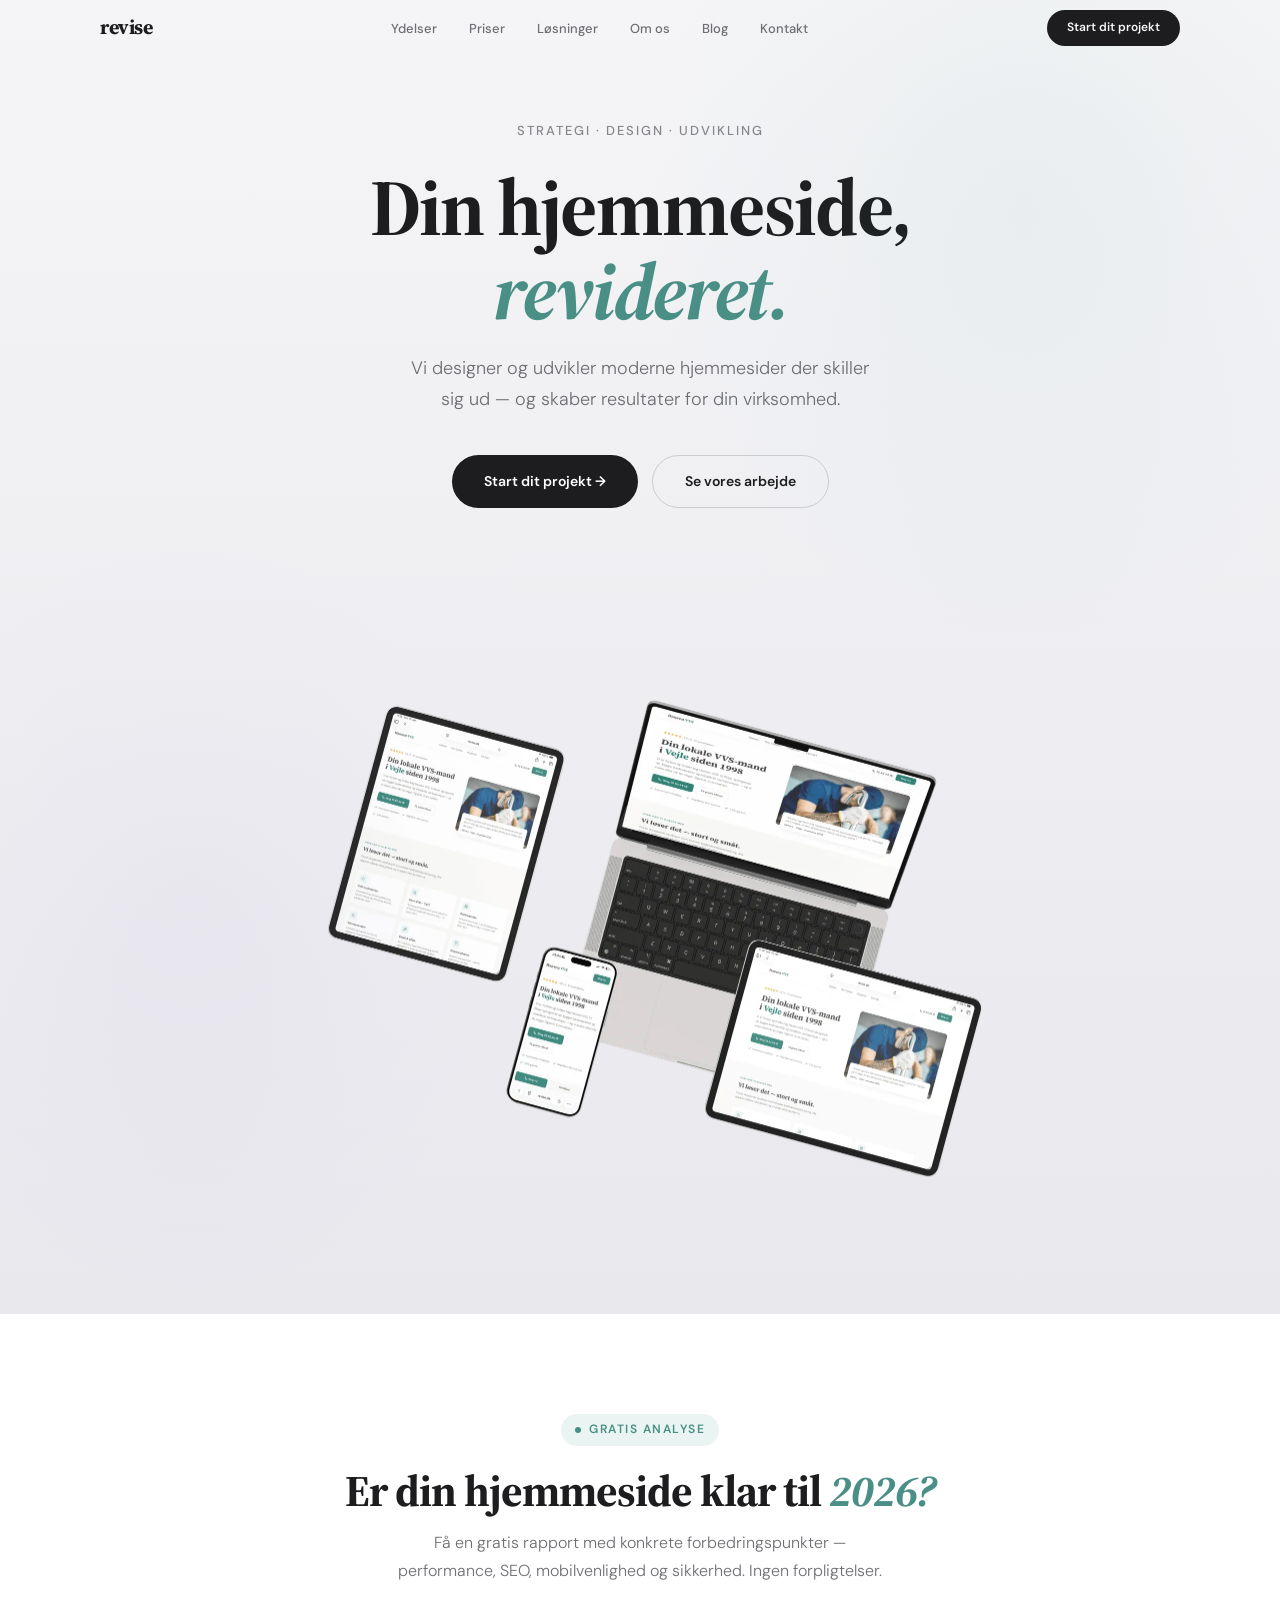
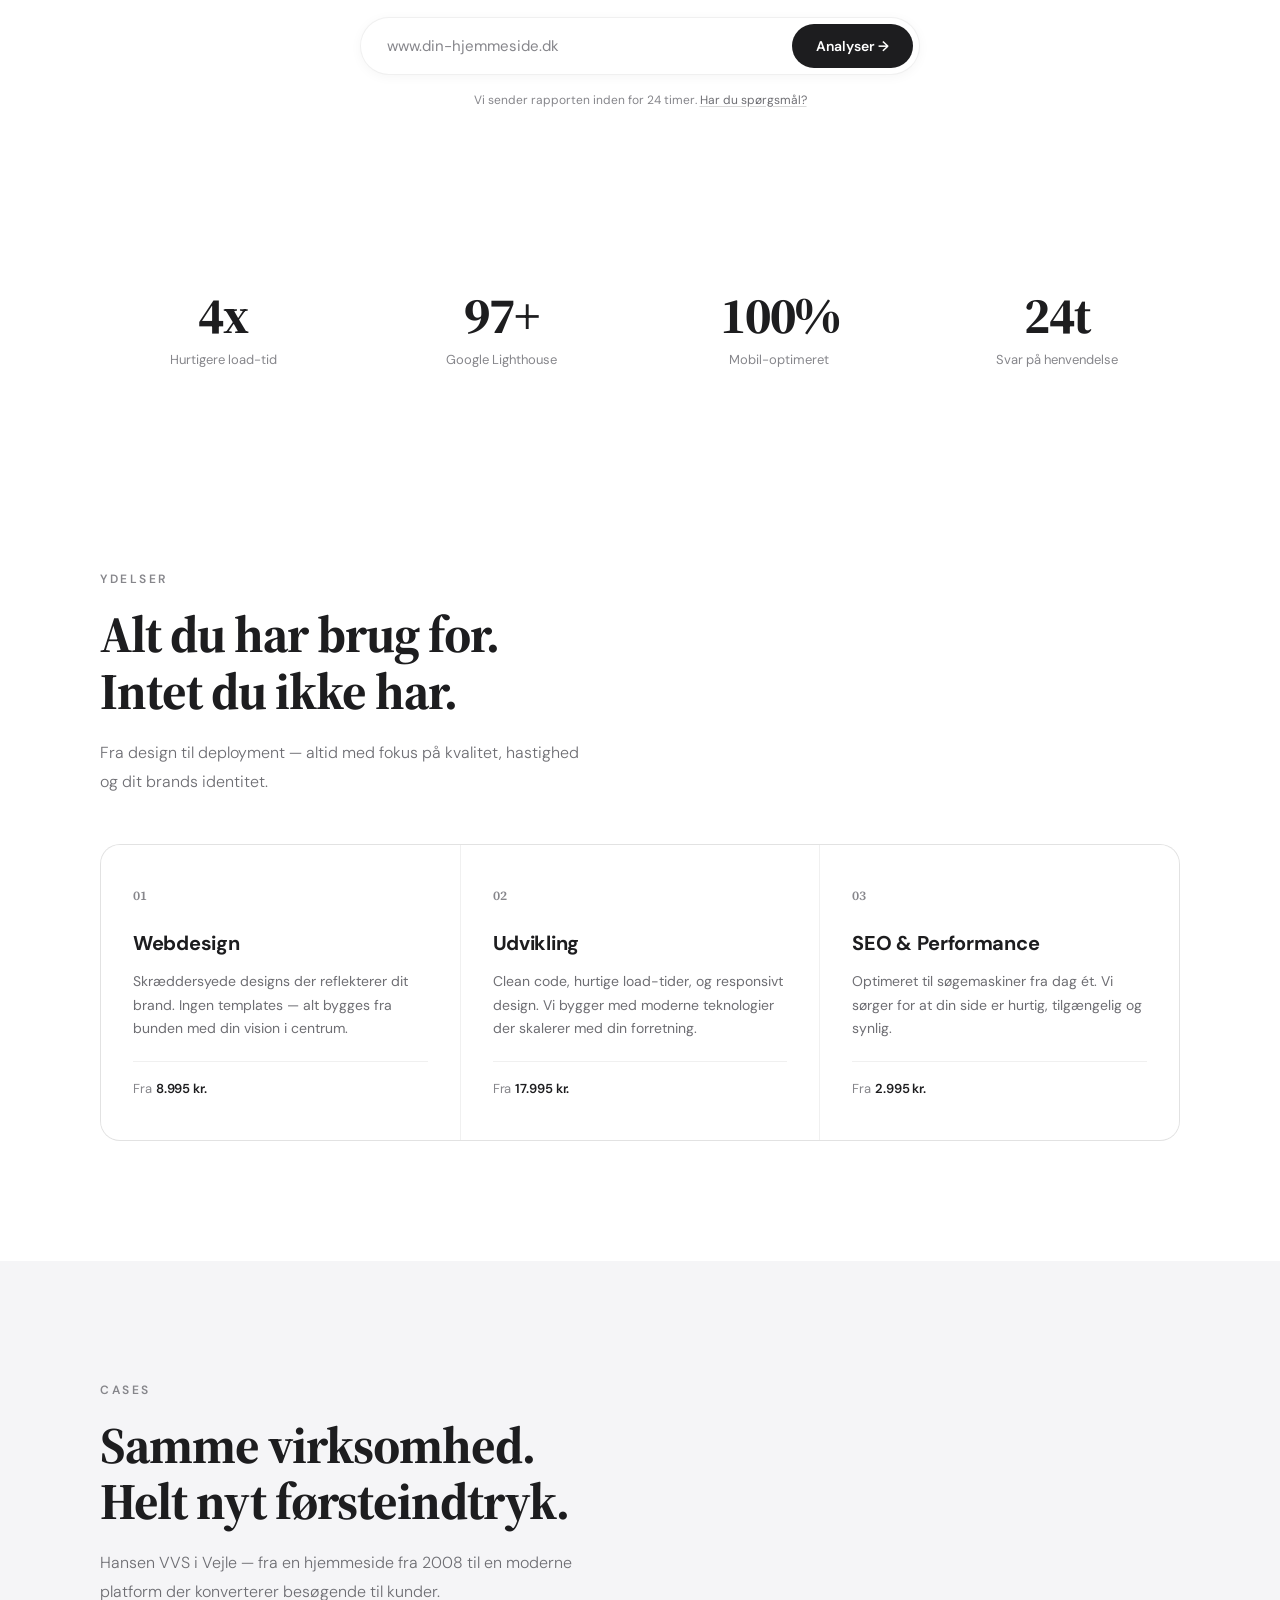
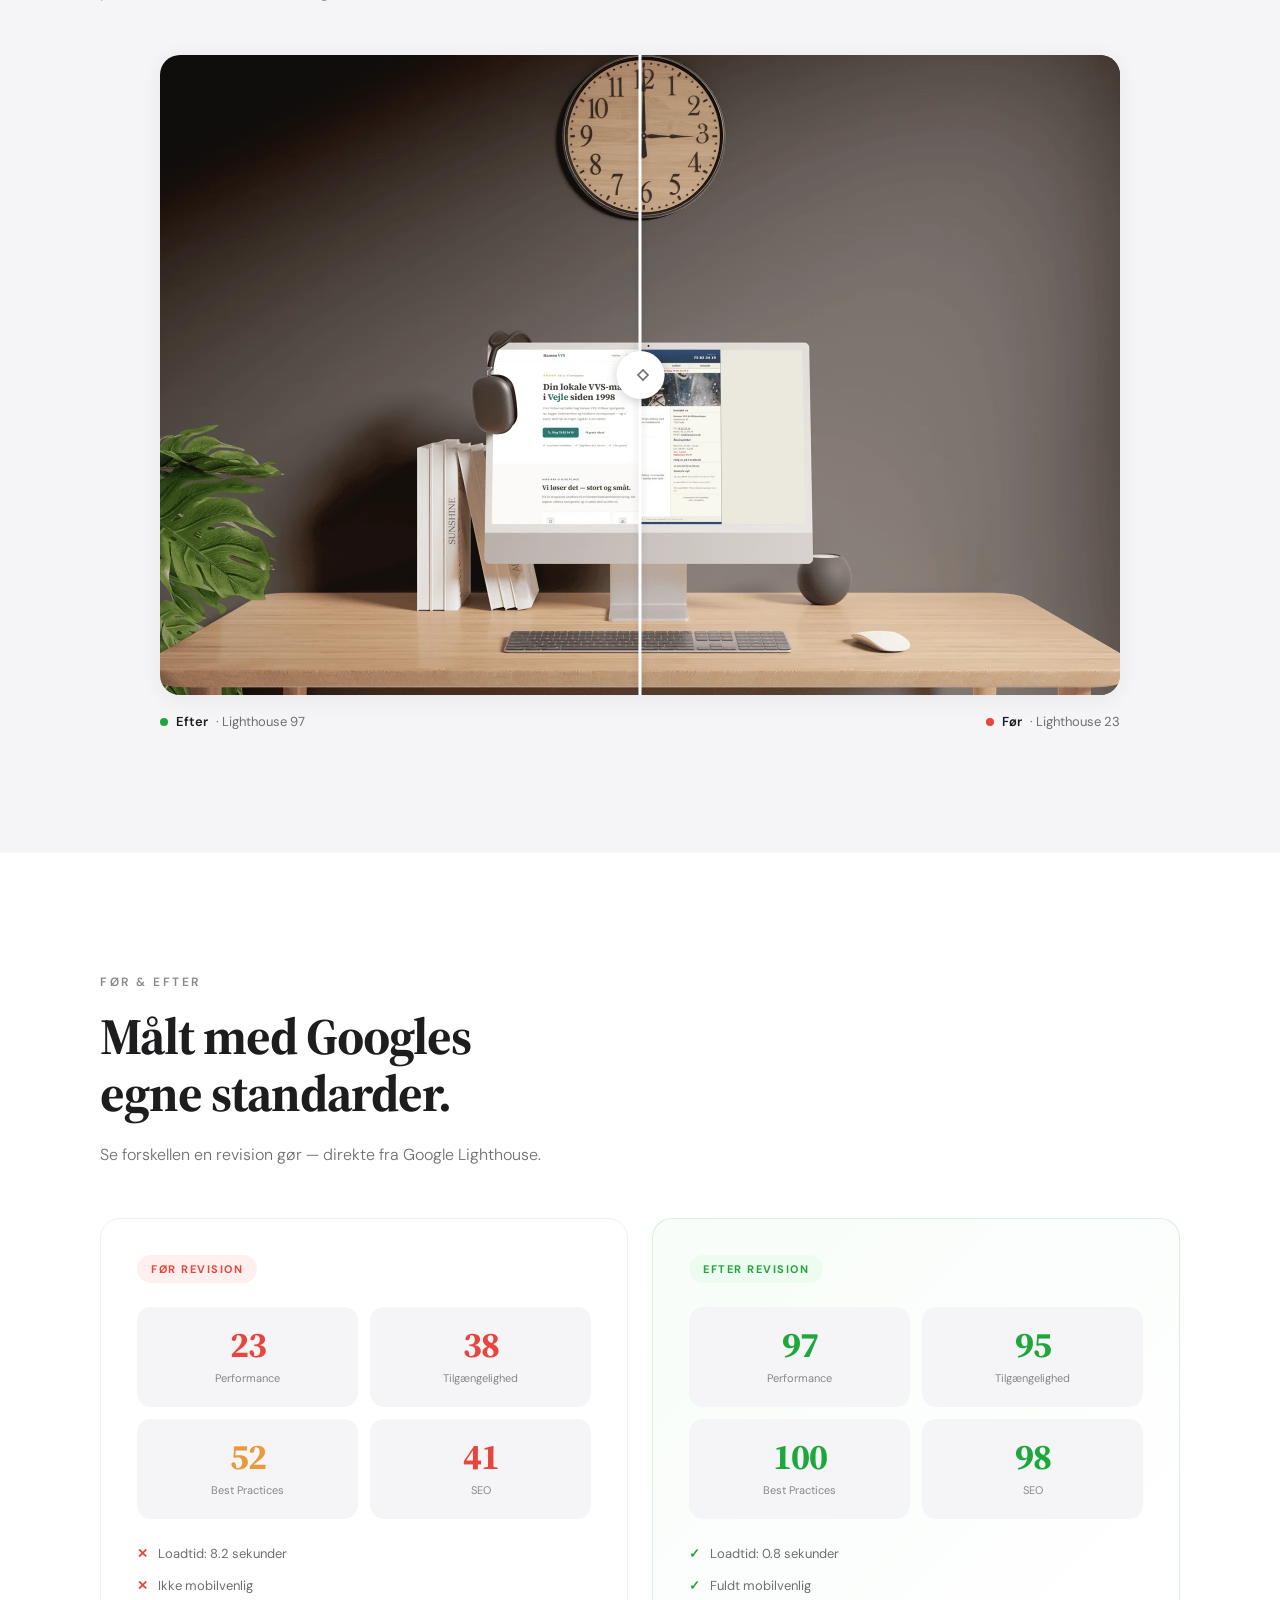
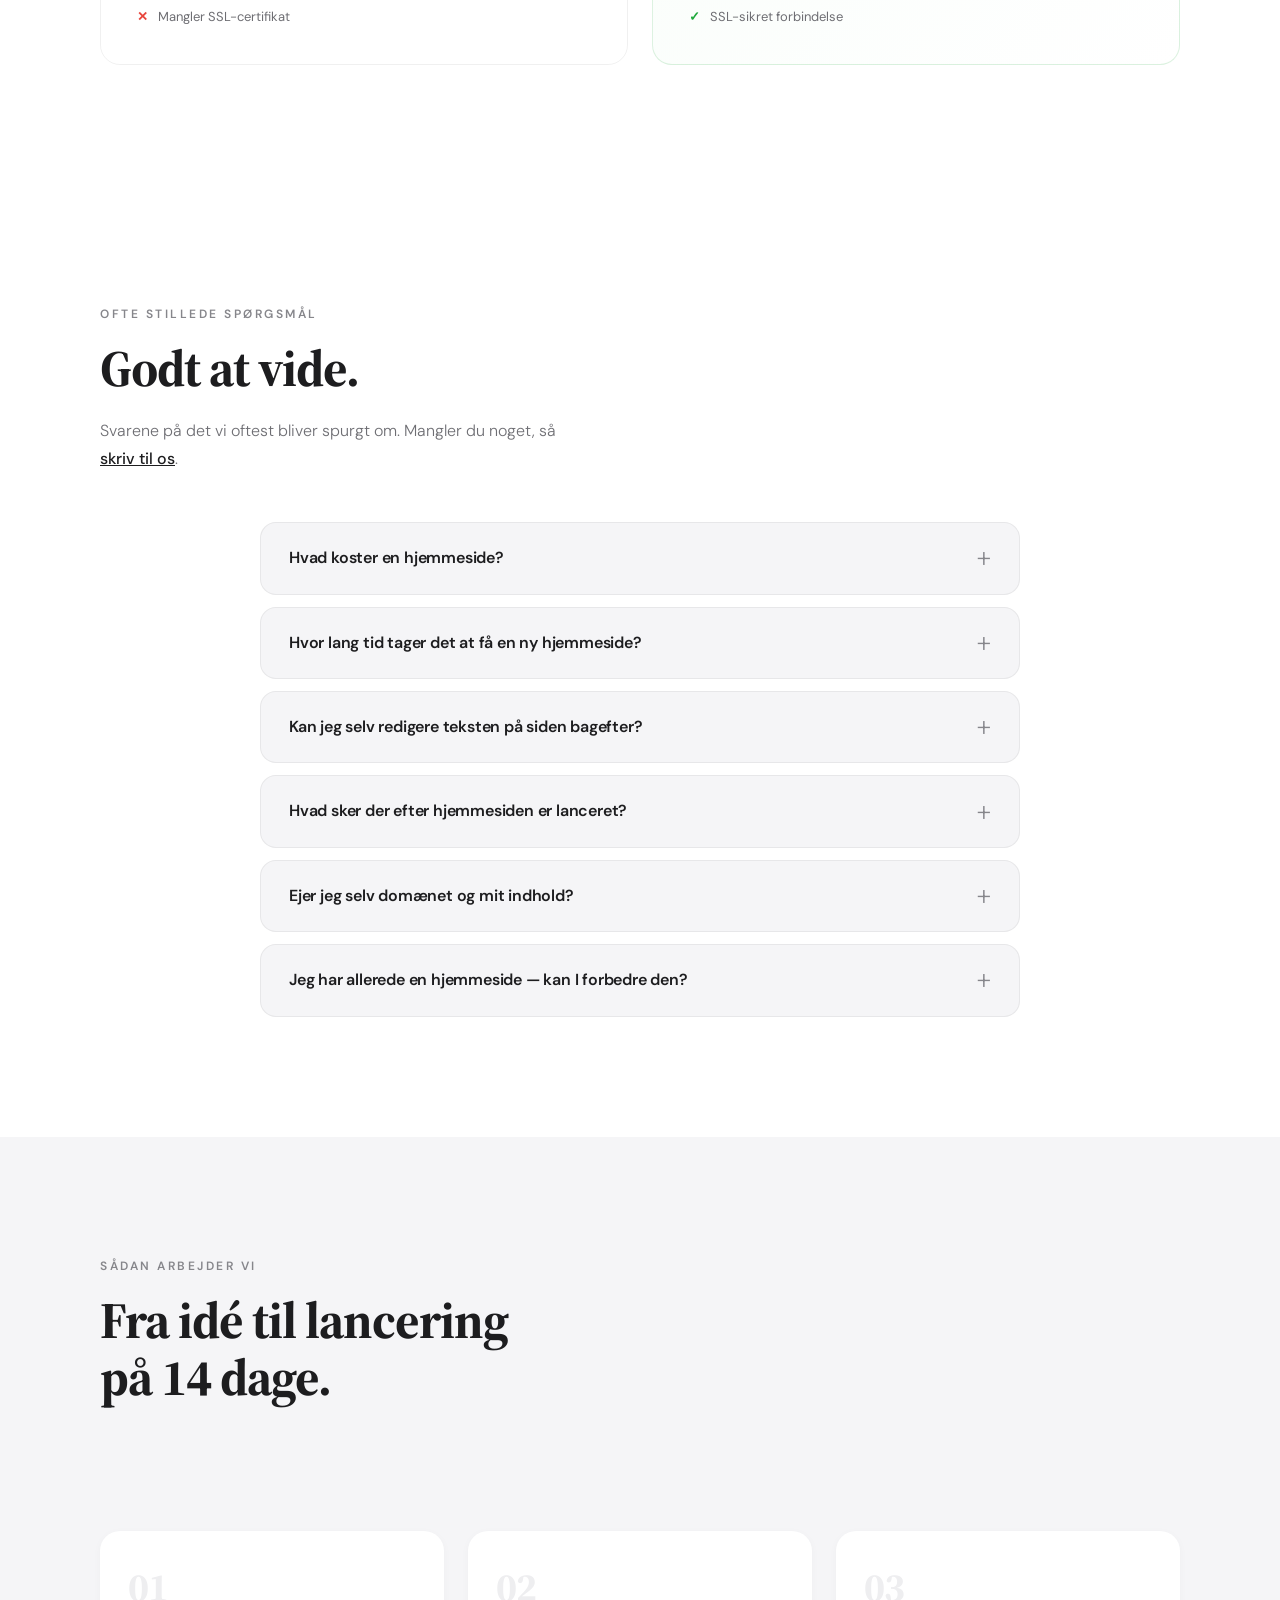
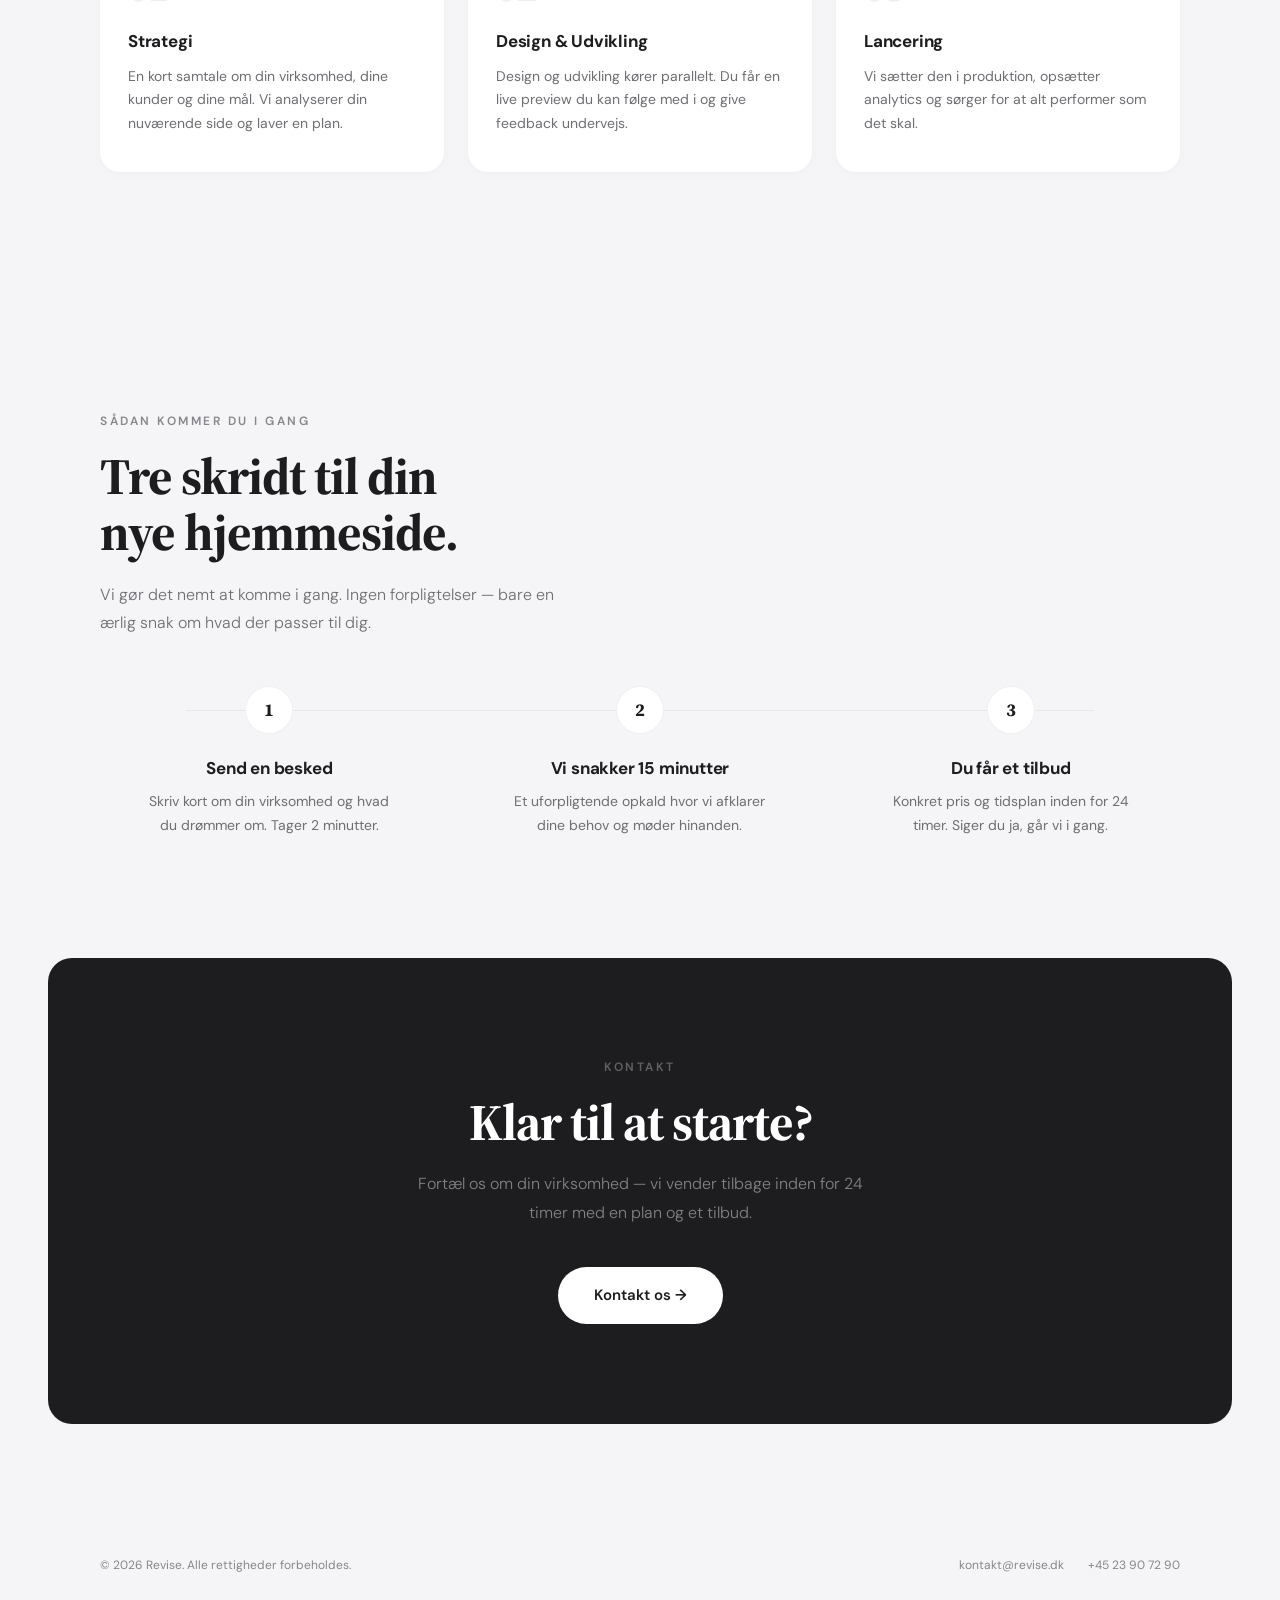
<file: index.html>
<!DOCTYPE html>
<html lang="da">
<head>
<meta charset="UTF-8">
<meta name="viewport" content="width=device-width, initial-scale=1.0">
<title>Revise &mdash; Vi reviderer din digitale tilstedev&aelig;relse</title>

<!-- Favicons -->
<link rel="icon" type="image/x-icon" href="/favicon.ico">
<link rel="icon" type="image/png" sizes="32x32" href="/assets/favicon-32.png">
<link rel="icon" type="image/png" sizes="16x16" href="/assets/favicon-16.png">
<link rel="apple-touch-icon" sizes="180x180" href="/assets/apple-touch-icon.png">

<link rel="preconnect" href="https://fonts.googleapis.com">
<link rel="preconnect" href="https://fonts.gstatic.com" crossorigin>
<link href="https://fonts.googleapis.com/css2?family=Source+Serif+4:ital,wght@0,400;0,600;0,700;1,400&family=DM+Sans:wght@300;400;500;600;700&display=swap" rel="stylesheet">

<!-- Preload critical hero image (LCP element) -->
<link rel="preload" as="image" href="/assets/devices-clean.webp" type="image/webp" fetchpriority="high">

<!-- FAQ Schema for Google rich snippets -->
<script type="application/ld+json">
{
  "@context": "https://schema.org",
  "@type": "FAQPage",
  "mainEntity": [
    {
      "@type": "Question",
      "name": "Hvad koster en hjemmeside?",
      "acceptedAnswer": {
        "@type": "Answer",
        "text": "En simpel hjemmeside starter ved 8.995 kr. For custom design med CMS og avanceret SEO starter vi ved 17.995 kr. Du kan se alle pakker og hvad der er inkluderet på vores ydelsesside."
      }
    },
    {
      "@type": "Question",
      "name": "Hvor lang tid tager det at få en ny hjemmeside?",
      "acceptedAnswer": {
        "@type": "Answer",
        "text": "De fleste projekter står færdige på omkring 14 dage fra vi starter. Større e-commerce eller custom funktionalitet kan tage 3–4 uger. Vi giver dig en konkret tidsplan inden vi starter."
      }
    },
    {
      "@type": "Question",
      "name": "Kan jeg selv redigere teksten på siden bagefter?",
      "acceptedAnswer": {
        "@type": "Answer",
        "text": "Ja. Vi kan bygge din side med et CMS (f.eks. WordPress eller en letvægts-løsning) så du selv kan opdatere tekst og billeder uden at kontakte os. Vi viser dig hvordan efter launch."
      }
    },
    {
      "@type": "Question",
      "name": "Hvad sker der efter hjemmesiden er lanceret?",
      "acceptedAnswer": {
        "@type": "Answer",
        "text": "Du har fri adgang til os de første 30 dage for spørgsmål og små justeringer. Herefter kan du enten klare tingene selv, eller tegne en vedligeholdelsesaftale hvis vi skal stå for opdateringer, backup og sikkerhed."
      }
    },
    {
      "@type": "Question",
      "name": "Ejer jeg selv domænet og mit indhold?",
      "acceptedAnswer": {
        "@type": "Answer",
        "text": "Ja, altid. Domænenavn, hjemmeside-koden og alt indhold tilhører dig 100%. Vi låser dig ikke inde hos os — du kan flytte til en anden udbyder når som helst."
      }
    },
    {
      "@type": "Question",
      "name": "Jeg har allerede en hjemmeside — kan I forbedre den?",
      "acceptedAnswer": {
        "@type": "Answer",
        "text": "Ja. Vi laver også revisioner af eksisterende sider — det er faktisk derfor vi hedder Revise. Send os din URL, så får du en gratis analyse med konkrete forbedringspunkter."
      }
    }
  ]
}
</script>

<!-- Organization Schema -->
<script type="application/ld+json">
{
  "@context": "https://schema.org",
  "@type": "Organization",
  "name": "Revise",
  "url": "https://revise.dk",
  "logo": "https://revise.dk/assets/logo-dark.png",
  "email": "kontakt@revise.dk",
  "telephone": "+4523907290",
  "description": "Vi designer og udvikler moderne hjemmesider der skaber resultater for danske virksomheder.",
  "address": {
    "@type": "PostalAddress",
    "addressCountry": "DK"
  },
  "sameAs": []
}
</script>
<style>
*,*::before,*::after{margin:0;padding:0;box-sizing:border-box}

:root{
  --bg:#f5f5f7;
  --bg-white:#fff;
  --bg-subtle:#eeeef0;
  --border:rgba(0,0,0,.06);
  --text:#1d1d1f;
  --text-mid:#6e6e73;
  --text-light:#86868b;
  --serif:'Source Serif 4',Georgia,serif;
  --sans:'DM Sans',-apple-system,sans-serif;
  --max:1080px;
}

html{scroll-behavior:smooth;overflow-x:hidden}
body{font-family:var(--sans);background:var(--bg);color:var(--text);line-height:1.65;-webkit-font-smoothing:antialiased;overflow-x:hidden;position:relative;width:100%}

/* ── NAV ── */
.nav{position:fixed;top:0;left:0;right:0;z-index:100;height:56px;display:flex;align-items:center;padding:0 clamp(20px,4vw,48px);transition:all .3s}
.nav.scrolled{background:rgba(245,245,247,.8);backdrop-filter:blur(20px);-webkit-backdrop-filter:blur(20px);border-bottom:1px solid var(--border)}
.nav-inner{max-width:var(--max);margin:0 auto;width:100%;display:flex;align-items:center;justify-content:space-between}
.nav-brand{font-family:var(--serif);font-size:20px;font-weight:700;color:var(--text);text-decoration:none;letter-spacing:-.5px}
.nav-links{display:flex;gap:32px;list-style:none}
.nav-links a{font-size:13px;color:var(--text-mid);text-decoration:none;font-weight:500;transition:color .2s}
.nav-links a:hover{color:var(--text)}
.nav-cta{background:var(--text);color:var(--bg);padding:8px 20px;border-radius:100px;font-size:12px;font-weight:600;text-decoration:none;transition:all .2s}
.nav-cta:hover{opacity:.8}

/* ── HERO ── */
.hero{min-height:100vh;display:flex;flex-direction:column;align-items:center;justify-content:center;text-align:center;padding:120px clamp(20px,4vw,48px) 60px;position:relative;background:linear-gradient(180deg,#f5f5f7 0%,#e8e8ed 100%)}
.hero::before{content:'';position:absolute;top:-20%;right:-10%;width:60%;height:70%;background:radial-gradient(ellipse,rgba(74,143,133,.06),transparent 70%);pointer-events:none}
.hero::after{content:'';position:absolute;bottom:0;left:-10%;width:50%;height:60%;background:radial-gradient(ellipse,rgba(120,100,180,.04),transparent 70%);pointer-events:none}
.hero-label{font-size:13px;font-weight:500;letter-spacing:2px;text-transform:uppercase;color:var(--text-light);margin-bottom:24px}
.hero h1{font-family:var(--serif);font-size:clamp(44px,7vw,80px);font-weight:700;line-height:1.05;letter-spacing:-2px;margin-bottom:20px;max-width:700px}
.hero h1 em{font-style:italic;color:#4a8f85}
.hero-desc{font-size:18px;color:var(--text-mid);line-height:1.7;margin-bottom:40px;max-width:480px;font-weight:300}
.hero-actions{display:flex;gap:14px;flex-wrap:wrap;justify-content:center;margin-bottom:80px}
.btn{display:inline-flex;align-items:center;gap:8px;padding:14px 32px;border-radius:100px;font-size:14px;font-weight:600;text-decoration:none;transition:all .25s}
.btn-dark{background:var(--text);color:var(--bg-white)}
.btn-dark:hover{opacity:.85;transform:translateY(-1px)}
.btn-ghost{background:transparent;color:var(--text);border:1.5px solid rgba(0,0,0,.15)}
.btn-ghost:hover{border-color:var(--text)}

/* ── HERO DEVICE IMAGE ── */
.hero-devices{width:100%;max-width:1000px;margin:0 auto}
.hero-devices img{width:100%;height:auto;display:block}

/* ── AUDIT LEAD MAGNET ── */
.audit{padding:clamp(60px,8vw,100px) clamp(20px,4vw,48px);background:var(--bg-white);position:relative}
.audit-inner{max-width:760px;margin:0 auto;text-align:center}
.audit-badge{display:inline-flex;align-items:center;gap:8px;font-size:12px;font-weight:600;letter-spacing:1.5px;text-transform:uppercase;padding:6px 14px;border-radius:100px;background:#eaf5f3;color:#4a8f85;margin-bottom:20px}
.audit-badge::before{content:'';width:6px;height:6px;border-radius:50%;background:#4a8f85;animation:pulse-dot 2s ease-in-out infinite}
@keyframes pulse-dot{0%,100%{opacity:1;transform:scale(1)}50%{opacity:.5;transform:scale(1.3)}}
.audit h2{font-family:var(--serif);font-size:clamp(28px,3.5vw,44px);font-weight:700;letter-spacing:-1px;line-height:1.15;margin-bottom:12px}
.audit h2 em{font-style:italic;color:#4a8f85}
.audit-desc{font-size:16px;color:var(--text-mid);line-height:1.75;max-width:500px;margin:0 auto 32px;font-weight:300}
.audit-form{display:flex;gap:8px;background:var(--bg-white);border:1.5px solid var(--border);border-radius:100px;padding:6px;max-width:560px;margin:0 auto;transition:border-color .2s,box-shadow .2s;box-shadow:0 2px 12px rgba(0,0,0,.04)}
.audit-form:focus-within{border-color:rgba(74,143,133,.4);box-shadow:0 4px 24px rgba(74,143,133,.1)}
.audit-form input{flex:1;border:none;outline:none;background:transparent;padding:12px 20px;font-family:var(--sans);font-size:15px;color:var(--text);min-width:0}
.audit-form input::placeholder{color:var(--text-light)}
.audit-form button{background:var(--text);color:var(--bg-white);border:none;padding:12px 24px;border-radius:100px;font-family:var(--sans);font-size:14px;font-weight:600;cursor:pointer;transition:all .2s;white-space:nowrap;flex-shrink:0}
.audit-form button:hover{opacity:.88;transform:translateY(-1px)}
.audit-form button:disabled{opacity:.5;cursor:not-allowed;transform:none}
.audit-note{font-size:12px;color:var(--text-light);margin-top:16px;line-height:1.6}
.audit-note a{color:var(--text-mid);text-decoration:underline;text-decoration-color:rgba(0,0,0,.15);text-underline-offset:2px}
.audit-step{display:none;flex:1;min-width:0}
.audit-step.active{display:flex;gap:8px;align-items:center;width:100%}
.audit-success{display:none;padding:32px;background:#eaf5f3;border-radius:20px;text-align:left;gap:16px;align-items:flex-start;max-width:560px;margin:0 auto}
.audit-success.show{display:flex}
.audit-success-icon{width:32px;height:32px;border-radius:50%;background:#4a8f85;color:#fff;display:flex;align-items:center;justify-content:center;flex-shrink:0;font-size:16px;font-weight:700}
.audit-success h3{font-family:var(--serif);font-size:18px;font-weight:700;margin-bottom:6px;color:var(--text)}
.audit-success p{font-size:14px;color:var(--text-mid);line-height:1.65}
/* ── AUDIT: LOADING SPINNER ── */
@keyframes audit-spin{to{transform:rotate(360deg)}}
.audit-loading{display:none;flex-direction:column;align-items:center;gap:16px;padding:40px 0}
.audit-loading.show{display:flex}
.audit-spinner{width:40px;height:40px;border:3px solid var(--border);border-top-color:#4a8f85;border-radius:50%;animation:audit-spin .8s linear infinite}
.audit-loading-text{font-size:15px;color:var(--text-mid);font-weight:400}

/* ── AUDIT: RESULTS CARD ── */
@keyframes audit-fadeIn{from{opacity:0;transform:translateY(16px)}to{opacity:1;transform:none}}
.audit-results{display:none;background:var(--bg-white);border-radius:20px;padding:36px;box-shadow:0 4px 24px rgba(0,0,0,.06);max-width:600px;margin:24px auto 0;animation:audit-fadeIn .5s ease both}
.audit-results.show{display:block}
.audit-results-domain{font-size:13px;font-weight:600;color:var(--text-light);letter-spacing:.5px;text-transform:uppercase;margin-bottom:24px}

/* Score gauges row */
.audit-gauges{display:flex;justify-content:center;gap:24px;flex-wrap:wrap;margin-bottom:28px}
.audit-gauge{display:flex;flex-direction:column;align-items:center;gap:8px}
.audit-gauge svg{width:80px;height:80px}
.audit-gauge-bg{fill:none;stroke:var(--bg-subtle);stroke-width:6}
.audit-gauge-fill{fill:none;stroke-width:6;stroke-linecap:round;transition:stroke-dashoffset .8s ease}
.audit-gauge-score{font-family:var(--serif);font-size:22px;font-weight:700;fill:var(--text)}
.audit-gauge-label{font-size:12px;color:var(--text-light);font-weight:500;text-align:center}

/* Key metrics */
.audit-metrics{display:flex;justify-content:center;gap:20px;flex-wrap:wrap;margin-bottom:28px}
.audit-metric{text-align:center;padding:12px 16px;background:var(--bg);border-radius:12px;min-width:100px}
.audit-metric-value{font-family:var(--serif);font-size:18px;font-weight:700;color:var(--text);letter-spacing:-.3px}
.audit-metric-label{font-size:11px;color:var(--text-light);margin-top:4px}

/* Divider before email step */
.audit-results-divider{border:none;border-top:1px solid var(--border);margin:28px 0 24px}

/* Email step inside results */
.audit-email-step{text-align:center}
.audit-email-step p{font-size:15px;color:var(--text-mid);margin-bottom:16px;line-height:1.6;font-weight:300}
.audit-email-form{display:flex;gap:8px;background:var(--bg-white);border:1.5px solid var(--border);border-radius:100px;padding:6px;max-width:480px;margin:0 auto;transition:border-color .2s,box-shadow .2s;box-shadow:0 2px 12px rgba(0,0,0,.04)}
.audit-email-form:focus-within{border-color:rgba(74,143,133,.4);box-shadow:0 4px 24px rgba(74,143,133,.1)}
.audit-email-form input{flex:1;border:none;outline:none;background:transparent;padding:12px 20px;font-family:var(--sans);font-size:15px;color:var(--text);min-width:0}
.audit-email-form input::placeholder{color:var(--text-light)}
.audit-email-form button{background:var(--text);color:var(--bg-white);border:none;padding:12px 24px;border-radius:100px;font-family:var(--sans);font-size:14px;font-weight:600;cursor:pointer;transition:all .2s;white-space:nowrap;flex-shrink:0}
.audit-email-form button:hover{opacity:.88;transform:translateY(-1px)}

/* Error card */
.audit-error{display:none;background:#fef2f2;border-radius:20px;padding:28px 32px;max-width:560px;margin:24px auto 0;text-align:center;animation:audit-fadeIn .4s ease both}
.audit-error.show{display:block}
.audit-error p{font-size:15px;color:#b91c1c;line-height:1.6}
.audit-error-retry{margin-top:16px;display:inline-flex;align-items:center;gap:6px;background:transparent;border:1.5px solid rgba(185,28,28,.2);color:#b91c1c;padding:10px 24px;border-radius:100px;font-family:var(--sans);font-size:13px;font-weight:600;cursor:pointer;transition:all .2s}
.audit-error-retry:hover{background:rgba(185,28,28,.06)}

@media(max-width:600px){
  .audit-form{flex-direction:column;border-radius:20px;padding:12px}
  .audit-form input{width:100%;padding:14px 16px}
  .audit-form button{width:100%;padding:14px 24px}
  .audit-gauges{gap:16px}
  .audit-gauge svg{width:66px;height:66px}
  .audit-gauge-score{font-size:18px}
  .audit-metrics{gap:10px}
  .audit-metric{min-width:70px;padding:10px 10px}
  .audit-metric-value{font-size:15px}
  .audit-results{padding:24px 18px}
  .audit-email-form{flex-direction:column;border-radius:20px;padding:12px}
  .audit-email-form input{width:100%;padding:14px 16px}
  .audit-email-form button{width:100%;padding:14px 24px}
}

/* ── STATS ── */
.stats{padding:80px clamp(20px,4vw,48px);background:var(--bg-white)}
.stats-inner{max-width:var(--max);margin:0 auto;display:grid;grid-template-columns:repeat(4,1fr);gap:32px;text-align:center}
.stat-num{font-family:var(--serif);font-size:clamp(36px,4vw,52px);font-weight:700;color:var(--text);line-height:1;letter-spacing:-1px}
.stat-label{font-size:13px;color:var(--text-light);margin-top:8px;font-weight:400}

/* ── SECTION HELPERS ── */
.s-pad{padding:clamp(80px,10vw,120px) clamp(20px,4vw,48px)}
.s-inner{max-width:var(--max);margin:0 auto}
.eyebrow{font-size:12px;font-weight:600;letter-spacing:2.5px;text-transform:uppercase;color:var(--text-light);margin-bottom:16px}
.s-h2{font-family:var(--serif);font-size:clamp(32px,4vw,52px);font-weight:700;letter-spacing:-1px;line-height:1.1;margin-bottom:20px}
.s-desc{font-size:16px;line-height:1.8;color:var(--text-mid);max-width:480px;font-weight:300}

/* ── SERVICES ── */
.services{background:var(--bg-white)}
.srv-grid{display:grid;grid-template-columns:repeat(3,1fr);gap:1px;margin-top:48px;background:var(--border);border:1px solid var(--border);border-radius:20px;overflow:hidden}
.srv-card{background:var(--bg-white);padding:40px 32px}
.srv-num{font-family:var(--serif);font-size:13px;font-weight:600;color:var(--text-light);margin-bottom:20px}
.srv-card h3{font-size:20px;font-weight:700;margin-bottom:10px;letter-spacing:-.3px}
.srv-card p{font-size:14px;color:var(--text-mid);line-height:1.7}

/* ── TRANSFORMATION SLIDER ── */
.transform{background:var(--bg)}
.slider-wrap{position:relative;max-width:960px;margin:48px auto 0;border-radius:20px;overflow:hidden;cursor:col-resize;box-shadow:0 4px 24px rgba(0,0,0,.06);aspect-ratio:1370/914;-webkit-user-select:none;user-select:none}
.slider-wrap img{position:absolute;top:0;left:0;width:100%;height:100%;object-fit:cover;pointer-events:none;display:block}
.slider-img-after{z-index:1}
.slider-img-before{z-index:2;clip-path:inset(0 0 0 50%)}
.slider-handle{position:absolute;top:0;bottom:0;left:50%;z-index:3;width:3px;background:var(--bg-white);transform:translateX(-50%);pointer-events:none;box-shadow:0 0 8px rgba(0,0,0,.15)}
.slider-knob{position:absolute;top:50%;left:50%;transform:translate(-50%,-50%);width:48px;height:48px;border-radius:50%;background:var(--bg-white);box-shadow:0 2px 12px rgba(0,0,0,.2);display:flex;align-items:center;justify-content:center;pointer-events:none}
.slider-knob svg{width:20px;height:20px;color:var(--text-mid)}
.slider-labels{display:flex;justify-content:space-between;margin-top:16px;max-width:960px;margin-left:auto;margin-right:auto}
.slider-label{font-size:13px;font-weight:600;display:flex;align-items:center;gap:8px}
.slider-label-dot{width:8px;height:8px;border-radius:50%}
.dot-red{background:#e8453c}
.dot-green{background:#1ea83b}
.slider-label span{color:var(--text-mid);font-weight:400}

/* ── LIGHTHOUSE ── */
.lighthouse{background:var(--bg-white)}
.ba-grid{display:grid;grid-template-columns:1fr 1fr;gap:24px;margin-top:48px}
.ba-card{border-radius:20px;padding:36px;border:1px solid var(--border)}
.ba-after{border-color:rgba(30,168,59,.15);background:linear-gradient(135deg,#f8fdf9,#fff)}
.ba-tag{display:inline-block;font-size:11px;font-weight:700;letter-spacing:1.5px;text-transform:uppercase;padding:5px 14px;border-radius:100px;margin-bottom:24px}
.ba-tag-red{background:#fff0ef;color:#e8453c}
.ba-tag-green{background:#eefbf0;color:#1ea83b}
.ba-scores{display:grid;grid-template-columns:1fr 1fr;gap:12px;margin-bottom:24px}
.ba-score{text-align:center;padding:20px 8px;border-radius:14px;background:var(--bg)}
.ba-score-num{font-family:var(--serif);font-size:36px;font-weight:700;line-height:1;letter-spacing:-1px}
.ba-score-num.red{color:#e8453c}
.ba-score-num.orange{color:#e89a3c}
.ba-score-num.green{color:#1ea83b}
.ba-score-label{font-size:11px;color:var(--text-light);margin-top:6px}
.ba-list{list-style:none;display:flex;flex-direction:column;gap:10px}
.ba-list li{display:flex;align-items:center;gap:10px;font-size:13px;color:var(--text-mid)}
.ba-list .x{color:#e8453c;font-weight:700}
.ba-list .ok{color:#1ea83b;font-weight:700}

/* ── SOCIAL PROOF ── */
.proof{background:var(--bg);overflow:hidden}
.proof-inner{max-width:680px;margin:0 auto;text-align:center}
.proof-stars{display:flex;gap:4px;justify-content:center;margin-bottom:28px}
.proof-star{width:28px;height:28px}
.proof-quote{font-family:var(--serif);font-size:clamp(22px,3vw,30px);font-weight:400;line-height:1.55;letter-spacing:-.3px;color:var(--text);margin-bottom:32px;font-style:italic}
.proof-author{display:flex;flex-direction:column;align-items:center;gap:4px}
.proof-name{font-size:14px;font-weight:600;color:var(--text);letter-spacing:-.1px}
.proof-role{font-size:13px;color:var(--text-light);font-weight:400}
.proof-tp{display:flex;align-items:center;gap:8px;justify-content:center;margin-top:32px;padding-top:28px;border-top:1px solid var(--border)}
.proof-tp svg{height:20px;width:auto}
.proof-tp span{font-size:12px;color:var(--text-light);font-weight:500}

/* ── PROCESS ── */
.process{background:var(--bg)}
.process-grid{display:grid;grid-template-columns:repeat(3,1fr);gap:24px;margin-top:48px}
.process-card{background:var(--bg-white);border-radius:20px;padding:36px 28px;box-shadow:0 2px 8px rgba(0,0,0,.03)}
.process-step{font-family:var(--serif);font-size:40px;font-weight:700;color:var(--bg-subtle);line-height:1;margin-bottom:20px;letter-spacing:-1px}
.process-card h3{font-size:17px;font-weight:700;margin-bottom:10px;letter-spacing:-.2px}
.process-card p{font-size:14px;color:var(--text-mid);line-height:1.7}

/* ── CTA ── */
.cta{background:var(--text);color:var(--bg-white);text-align:center;border-radius:24px;margin:0 clamp(20px,4vw,48px);padding:clamp(60px,8vw,100px) clamp(20px,4vw,48px)}
.cta-wrap{margin-bottom:clamp(60px,8vw,100px)}
.cta .s-h2{color:var(--bg-white)}
.cta .s-desc{color:rgba(255,255,255,.45);margin:0 auto 40px}
.btn-white{background:var(--bg-white);color:var(--text);padding:16px 36px;border-radius:100px;font-size:15px;font-weight:600;text-decoration:none;display:inline-flex;align-items:center;gap:8px;transition:all .25s}
.btn-white:hover{transform:translateY(-2px);box-shadow:0 8px 24px rgba(0,0,0,.3)}

/* ── SERVICE CARD PRICE ── */
.srv-card{display:flex;flex-direction:column;text-decoration:none;color:inherit;transition:background .25s}
.srv-card:hover{background:var(--bg-subtle)}
.srv-card p{flex:1}
.srv-price{margin-top:20px;padding-top:16px;border-top:1px solid var(--border);font-size:13px;font-weight:600;color:var(--text);letter-spacing:-.1px}
.srv-price span{color:var(--text-light);font-weight:400;margin-right:4px}

/* ── FAQ ── */
.faq{background:var(--bg-white)}
.faq-grid{max-width:760px;margin:48px auto 0;display:flex;flex-direction:column;gap:12px}
.faq-item{background:var(--bg);border-radius:16px;border:1px solid var(--border);overflow:hidden;transition:background .25s}
.faq-item[open]{background:var(--bg-white);box-shadow:0 2px 8px rgba(0,0,0,.04)}
.faq-item summary{padding:22px 28px;cursor:pointer;list-style:none;display:flex;justify-content:space-between;align-items:center;gap:16px;font-size:16px;font-weight:600;color:var(--text);letter-spacing:-.2px}
.faq-item summary::-webkit-details-marker{display:none}
.faq-item summary::after{content:'+';font-family:var(--serif);font-size:26px;font-weight:400;color:var(--text-light);transition:transform .25s;line-height:1;flex-shrink:0}
.faq-item[open] summary::after{transform:rotate(45deg)}
.faq-item-body{padding:0 28px 24px;font-size:14.5px;color:var(--text-mid);line-height:1.75}
.faq-item-body a{color:var(--text);text-decoration:underline;text-decoration-color:rgba(0,0,0,.2);text-underline-offset:2px}
.faq-item-body a:hover{text-decoration-color:var(--text)}

/* ── STEPS (Sådan kommer du i gang) ── */
.steps{background:var(--bg)}
.steps-grid{display:grid;grid-template-columns:repeat(3,1fr);gap:32px;margin-top:48px;position:relative}
.steps-grid::before{content:'';position:absolute;top:24px;left:8%;right:8%;height:1px;background:var(--border);z-index:0}
.step{position:relative;text-align:center;z-index:1}
.step-num{width:48px;height:48px;border-radius:50%;background:var(--bg-white);border:1.5px solid var(--border);display:flex;align-items:center;justify-content:center;font-family:var(--serif);font-size:18px;font-weight:700;color:var(--text);margin:0 auto 20px}
.step h3{font-size:17px;font-weight:700;margin-bottom:8px;letter-spacing:-.2px}
.step p{font-size:14px;color:var(--text-mid);line-height:1.7;max-width:260px;margin:0 auto}

/* ── STICKY MOBILE CTA ── */
.sticky-cta{position:fixed;bottom:16px;left:16px;right:16px;z-index:90;display:none;padding:14px 24px;background:var(--text);color:var(--bg-white);border-radius:100px;text-align:center;font-family:var(--sans);font-size:14px;font-weight:600;text-decoration:none;box-shadow:0 4px 24px rgba(0,0,0,.2);transform:translateY(120%);transition:transform .3s ease}
.sticky-cta.show{transform:translateY(0)}

/* ── FOOTER ── */
.footer{padding:32px clamp(20px,4vw,48px)}
.footer-inner{max-width:var(--max);margin:0 auto;display:flex;justify-content:space-between;align-items:center;flex-wrap:wrap;gap:12px}
.footer-left{font-size:12px;color:var(--text-light)}
.footer-right{display:flex;gap:24px}
.footer-right a{font-size:12px;color:var(--text-light);text-decoration:none;transition:color .2s}
.footer-right a:hover{color:var(--text)}

/* ── RESPONSIVE ── */
@media(max-width:1024px){
  .transform-grid{grid-template-columns:1fr;gap:16px}
  .transform-arrow{transform:rotate(90deg)}
  .ba-grid{grid-template-columns:1fr}
}
@media(max-width:768px){
  .nav-links{display:none}
  .stats-inner{grid-template-columns:1fr 1fr;gap:24px}
  .srv-grid,.process-grid,.steps-grid{grid-template-columns:1fr}
  .steps-grid::before{display:none}
  .hero h1{letter-spacing:-1px}
  .cta{margin:0 12px;border-radius:20px}
  .faq-item summary{padding:18px 22px;font-size:15px}
  .faq-item-body{padding:0 22px 20px}
  .sticky-cta{display:block}
  .footer{padding-bottom:90px}
}

/* ── REVEAL ── */
.r{opacity:0;transform:translateY(20px);transition:opacity .8s cubic-bezier(.25,.1,.25,1),transform .8s cubic-bezier(.25,.1,.25,1)}
.r.v{opacity:1;transform:none}
.r-d1{transition-delay:.1s}
.r-d2{transition-delay:.2s}
.r-d3{transition-delay:.3s}
</style>
</head>
<body>

<!-- NAV -->
<nav class="nav" id="nav">
  <div class="nav-inner">
    <a href="#" class="nav-brand">revise</a>
    <ul class="nav-links">
      <li><a href="ydelser.html">Ydelser</a></li>
      <li><a href="priser.html">Priser</a></li>
      <li><a href="loesninger.html">L&oslash;sninger</a></li>
      <li><a href="om.html">Om os</a></li>
      <li><a href="blog/">Blog</a></li>
      <li><a href="kontakt.html">Kontakt</a></li>
    </ul>
    <a href="kontakt.html" class="nav-cta">Start dit projekt</a>
  </div>
</nav>

<!-- HERO -->
<section class="hero">
  <div class="hero-label r">Strategi &middot; Design &middot; Udvikling</div>
  <h1 class="r r-d1">Din hjemmeside,<br><em>revideret.</em></h1>
  <p class="hero-desc r r-d2">Vi designer og udvikler moderne hjemmesider der skiller sig ud &mdash; og skaber resultater for din virksomhed.</p>
  <div class="hero-actions r r-d2">
    <a href="kontakt.html" class="btn btn-dark">Start dit projekt &rarr;</a>
    <a href="#cases" class="btn btn-ghost">Se vores arbejde</a>
  </div>
  <div class="hero-devices r r-d3">
    <picture>
      <source srcset="assets/devices-clean.webp" type="image/webp">
      <img src="assets/devices-clean.png" alt="Hansen VVS hjemmeside vist p&aring; MacBook, iPad og iPhone" width="1000" height="667" fetchpriority="high" decoding="async">
    </picture>
  </div>
</section>

<!-- AUDIT LEAD MAGNET -->
<section class="audit" id="analyse">
  <div class="audit-inner">
    <div class="audit-badge r">Gratis analyse</div>
    <h2 class="r r-d1">Er din hjemmeside klar til <em>2026?</em></h2>
    <p class="audit-desc r r-d2">F&aring; en gratis rapport med konkrete forbedringspunkter &mdash; performance, SEO, mobilvenlighed og sikkerhed. Ingen forpligtelser.</p>

    <!-- Step 1: URL input (pill form) -->
    <div class="audit-form r r-d2" id="auditUrlForm">
      <input type="text" id="auditUrl" placeholder="www.din-hjemmeside.dk" autocomplete="url" inputmode="url" spellcheck="false">
      <button type="button" id="auditAnalyse">Analyser &rarr;</button>
    </div>

    <!-- Loading state -->
    <div class="audit-loading" id="auditLoading">
      <div class="audit-spinner"></div>
      <div class="audit-loading-text" id="auditLoadingText">Analyserer din side...</div>
    </div>

    <!-- Error state -->
    <div class="audit-error" id="auditError">
      <p>Vi kunne ikke analysere den URL. Tjek at adressen er korrekt og pr&oslash;v igen.</p>
      <button class="audit-error-retry" id="auditRetry">Pr&oslash;v igen &rarr;</button>
    </div>

    <!-- Results card -->
    <div class="audit-results" id="auditResults">
      <div class="audit-results-domain" id="auditResultsDomain"></div>

      <div class="audit-gauges" id="auditGauges"></div>

      <div class="audit-metrics" id="auditMetrics"></div>

      <hr class="audit-results-divider">

      <!-- Step 2: Email capture inside results -->
      <div class="audit-email-step" id="auditEmailStep">
        <p>Vil du have den fulde rapport med konkrete forbedringspunkter?</p>
        <form class="audit-email-form" id="auditEmailForm" action="https://formsubmit.co/kontakt@revise.dk" method="POST">
          <input type="hidden" name="_subject" value="Ny gratis analyse forespørgsel">
          <input type="hidden" name="_captcha" value="false">
          <input type="hidden" name="_template" value="box">
          <input type="hidden" name="_next" value="https://revise.dk/tak.html?type=analyse">
          <input type="text" name="_honey" style="display:none" aria-hidden="true" tabindex="-1">
          <input type="hidden" name="url" id="auditHiddenUrl" value="">
          <input type="email" name="email" id="auditEmail" placeholder="Din email" required>
          <button type="submit">F&aring; den fulde rapport</button>
        </form>
      </div>
    </div>

    <p class="audit-note r r-d3" id="auditNote">Vi sender rapporten inden for 24 timer. <a href="#faq">Har du sp&oslash;rgsm&aring;l?</a></p>

    <div class="audit-success" id="auditSuccess">
      <div class="audit-success-icon">&#10003;</div>
      <div>
        <h3>Tak! Vi analyserer din side nu.</h3>
        <p>Du modtager din rapport p&aring; email inden for 24 timer. Vi l&aelig;gger m&aelig;rke til performance, SEO, tilg&aelig;ngelighed og konkrete forbedringspunkter.</p>
      </div>
    </div>
  </div>
</section>

<!-- STATS -->
<section class="stats">
  <div class="stats-inner">
    <div class="r"><div class="stat-num" data-count="4" data-suffix="x">0x</div><div class="stat-label">Hurtigere load-tid</div></div>
    <div class="r r-d1"><div class="stat-num" data-count="97" data-suffix="+">0+</div><div class="stat-label">Google Lighthouse</div></div>
    <div class="r r-d2"><div class="stat-num" data-count="100" data-suffix="%">0%</div><div class="stat-label">Mobil-optimeret</div></div>
    <div class="r r-d3"><div class="stat-num" data-count="24" data-suffix="t">0t</div><div class="stat-label">Svar p&aring; henvendelse</div></div>
  </div>
</section>

<!-- SERVICES -->
<section class="services s-pad" id="ydelser">
  <div class="s-inner">
    <div class="eyebrow r">Ydelser</div>
    <h2 class="s-h2 r">Alt du har brug for.<br>Intet du ikke har.</h2>
    <p class="s-desc r">Fra design til deployment &mdash; altid med fokus p&aring; kvalitet, hastighed og dit brands identitet.</p>
    <div class="srv-grid r">
      <a href="ydelser.html" class="srv-card">
        <div class="srv-num">01</div>
        <h3>Webdesign</h3>
        <p>Skr&aelig;ddersyede designs der reflekterer dit brand. Ingen templates &mdash; alt bygges fra bunden med din vision i centrum.</p>
        <div class="srv-price"><span>Fra</span>8.995 kr.</div>
      </a>
      <a href="ydelser.html" class="srv-card">
        <div class="srv-num">02</div>
        <h3>Udvikling</h3>
        <p>Clean code, hurtige load-tider, og responsivt design. Vi bygger med moderne teknologier der skalerer med din forretning.</p>
        <div class="srv-price"><span>Fra</span>17.995 kr.</div>
      </a>
      <a href="ydelser.html" class="srv-card">
        <div class="srv-num">03</div>
        <h3>SEO &amp; Performance</h3>
        <p>Optimeret til s&oslash;gemaskiner fra dag &eacute;t. Vi s&oslash;rger for at din side er hurtig, tilg&aelig;ngelig og synlig.</p>
        <div class="srv-price"><span>Fra</span>2.995 kr.</div>
      </a>
    </div>
  </div>
</section>

<!-- TRANSFORMATION -->
<section class="transform s-pad" id="cases">
  <div class="s-inner">
    <div class="eyebrow r">Cases</div>
    <h2 class="s-h2 r">Samme virksomhed.<br>Helt nyt f&oslash;rsteindtryk.</h2>
    <p class="s-desc r">Hansen VVS i Vejle &mdash; fra en hjemmeside fra 2008 til en moderne platform der konverterer bes&oslash;gende til kunder.</p>
    <div class="slider-wrap r" id="slider">
      <picture>
        <source srcset="assets/desk-efter.webp" type="image/webp">
        <img class="slider-img-after" src="assets/desk-efter.png" alt="Hansen VVS — ny hjemmeside" width="1920" height="1200" loading="lazy" decoding="async">
      </picture>
      <picture>
        <source srcset="assets/desk-foer.webp" type="image/webp">
        <img class="slider-img-before" src="assets/desk-foer.png" alt="Hansen VVS — gammel hjemmeside" width="1920" height="1200" loading="lazy" decoding="async">
      </picture>
      <div class="slider-handle" id="sliderHandle">
        <div class="slider-knob">
          <svg viewBox="0 0 24 24" fill="none" stroke="currentColor" stroke-width="2" stroke-linecap="round"><polyline points="15 18 9 12 15 6"/><polyline points="9 18 15 12 9 6" transform="translate(6,0)"/></svg>
        </div>
      </div>
    </div>
    <div class="slider-labels r">
      <div class="slider-label"><div class="slider-label-dot dot-green"></div>Efter <span>&middot; Lighthouse 97</span></div>
      <div class="slider-label"><div class="slider-label-dot dot-red"></div>F&oslash;r <span>&middot; Lighthouse 23</span></div>
    </div>
  </div>
</section>

<!-- LIGHTHOUSE -->
<section class="lighthouse s-pad">
  <div class="s-inner">
    <div class="eyebrow r">F&oslash;r &amp; efter</div>
    <h2 class="s-h2 r">M&aring;lt med Googles<br>egne standarder.</h2>
    <p class="s-desc r">Se forskellen en revision g&oslash;r &mdash; direkte fra Google Lighthouse.</p>
    <div class="ba-grid">
      <div class="ba-card r">
        <div class="ba-tag ba-tag-red">F&oslash;r revision</div>
        <div class="ba-scores">
          <div class="ba-score"><div class="ba-score-num red">23</div><div class="ba-score-label">Performance</div></div>
          <div class="ba-score"><div class="ba-score-num red">38</div><div class="ba-score-label">Tilg&aelig;ngelighed</div></div>
          <div class="ba-score"><div class="ba-score-num orange">52</div><div class="ba-score-label">Best Practices</div></div>
          <div class="ba-score"><div class="ba-score-num red">41</div><div class="ba-score-label">SEO</div></div>
        </div>
        <ul class="ba-list">
          <li><span class="x">&#10005;</span> Loadtid: 8.2 sekunder</li>
          <li><span class="x">&#10005;</span> Ikke mobilvenlig</li>
          <li><span class="x">&#10005;</span> Mangler SSL-certifikat</li>
        </ul>
      </div>
      <div class="ba-card ba-after r r-d1">
        <div class="ba-tag ba-tag-green">Efter revision</div>
        <div class="ba-scores">
          <div class="ba-score"><div class="ba-score-num green">97</div><div class="ba-score-label">Performance</div></div>
          <div class="ba-score"><div class="ba-score-num green">95</div><div class="ba-score-label">Tilg&aelig;ngelighed</div></div>
          <div class="ba-score"><div class="ba-score-num green">100</div><div class="ba-score-label">Best Practices</div></div>
          <div class="ba-score"><div class="ba-score-num green">98</div><div class="ba-score-label">SEO</div></div>
        </div>
        <ul class="ba-list">
          <li><span class="ok">&#10003;</span> Loadtid: 0.8 sekunder</li>
          <li><span class="ok">&#10003;</span> Fuldt mobilvenlig</li>
          <li><span class="ok">&#10003;</span> SSL-sikret forbindelse</li>
        </ul>
      </div>
    </div>
  </div>
</section>

<!-- FAQ -->
<section class="faq s-pad" id="faq">
  <div class="s-inner">
    <div class="eyebrow r">Ofte stillede sp&oslash;rgsm&aring;l</div>
    <h2 class="s-h2 r">Godt at vide.</h2>
    <p class="s-desc r">Svarene p&aring; det vi oftest bliver spurgt om. Mangler du noget, s&aring; <a href="kontakt.html" style="color:var(--text);font-weight:500">skriv til os</a>.</p>
    <div class="faq-grid r">
      <details class="faq-item">
        <summary>Hvad koster en hjemmeside?</summary>
        <div class="faq-item-body">En simpel hjemmeside starter ved 8.995 kr. For custom design med CMS og avanceret SEO starter vi ved 17.995 kr. Du kan se alle pakker og hvad der er inkluderet p&aring; vores <a href="ydelser.html">ydelsesside</a>.</div>
      </details>
      <details class="faq-item">
        <summary>Hvor lang tid tager det at f&aring; en ny hjemmeside?</summary>
        <div class="faq-item-body">De fleste projekter st&aring;r f&aelig;rdige p&aring; omkring 14 dage fra vi starter. St&oslash;rre e-commerce eller custom funktionalitet kan tage 3&ndash;4 uger. Vi giver dig en konkret tidsplan inden vi starter.</div>
      </details>
      <details class="faq-item">
        <summary>Kan jeg selv redigere teksten p&aring; siden bagefter?</summary>
        <div class="faq-item-body">Ja. Vi kan bygge din side med et CMS (f.eks. WordPress eller en letvægts-l&oslash;sning) s&aring; du selv kan opdatere tekst og billeder uden at kontakte os. Vi viser dig hvordan efter launch.</div>
      </details>
      <details class="faq-item">
        <summary>Hvad sker der efter hjemmesiden er lanceret?</summary>
        <div class="faq-item-body">Du har fri adgang til os de f&oslash;rste 30 dage for sp&oslash;rgsm&aring;l og sm&aring; justeringer. Herefter kan du enten klare tingene selv, eller tegne en vedligeholdelsesaftale hvis vi skal st&aring; for opdateringer, backup og sikkerhed.</div>
      </details>
      <details class="faq-item">
        <summary>Ejer jeg selv dom&aelig;net og mit indhold?</summary>
        <div class="faq-item-body">Ja, altid. Dom&aelig;nenavn, hjemmeside-koden og alt indhold tilh&oslash;rer dig 100%. Vi l&aring;ser dig ikke inde hos os &mdash; du kan flytte til en anden udbyder n&aring;r som helst.</div>
      </details>
      <details class="faq-item">
        <summary>Jeg har allerede en hjemmeside &mdash; kan I forbedre den?</summary>
        <div class="faq-item-body">Ja. Vi laver ogs&aring; revisioner af eksisterende sider &mdash; det er faktisk derfor vi hedder Revise. Send os din URL, s&aring; f&aring;r du en gratis analyse med konkrete forbedringspunkter.</div>
      </details>
    </div>
  </div>
</section>

<!-- PROCESS -->
<section class="process s-pad" id="proces">
  <div class="s-inner">
    <div class="eyebrow r">S&aring;dan arbejder vi</div>
    <h2 class="s-h2 r">Fra id&eacute; til lancering<br>p&aring; 14 dage.</h2>
    <p class="s-desc r">Ingen un&oslash;dvendige m&oslash;der eller lange processer. Vi g&aring;r direkte til sagen.</p>
    <div class="process-grid">
      <div class="process-card r">
        <div class="process-step">01</div>
        <h3>Strategi</h3>
        <p>En kort samtale om din virksomhed, dine kunder og dine m&aring;l. Vi analyserer din nuv&aelig;rende side og laver en plan.</p>
      </div>
      <div class="process-card r r-d1">
        <div class="process-step">02</div>
        <h3>Design &amp; Udvikling</h3>
        <p>Design og udvikling k&oslash;rer parallelt. Du f&aring;r en live preview du kan f&oslash;lge med i og give feedback undervejs.</p>
      </div>
      <div class="process-card r r-d2">
        <div class="process-step">03</div>
        <h3>Lancering</h3>
        <p>Vi s&aelig;tter den i produktion, ops&aelig;tter analytics og s&oslash;rger for at alt performer som det skal.</p>
      </div>
    </div>
  </div>
</section>

<!-- STEPS - Sådan kommer du i gang -->
<section class="steps s-pad">
  <div class="s-inner">
    <div class="eyebrow r">S&aring;dan kommer du i gang</div>
    <h2 class="s-h2 r">Tre skridt til din<br>nye hjemmeside.</h2>
    <p class="s-desc r">Vi g&oslash;r det nemt at komme i gang. Ingen forpligtelser &mdash; bare en &aelig;rlig snak om hvad der passer til dig.</p>
    <div class="steps-grid">
      <div class="step r">
        <div class="step-num">1</div>
        <h3>Send en besked</h3>
        <p>Skriv kort om din virksomhed og hvad du dr&oslash;mmer om. Tager 2 minutter.</p>
      </div>
      <div class="step r r-d1">
        <div class="step-num">2</div>
        <h3>Vi snakker 15 minutter</h3>
        <p>Et uforpligtende opkald hvor vi afklarer dine behov og m&oslash;der hinanden.</p>
      </div>
      <div class="step r r-d2">
        <div class="step-num">3</div>
        <h3>Du f&aring;r et tilbud</h3>
        <p>Konkret pris og tidsplan inden for 24 timer. Siger du ja, g&aring;r vi i gang.</p>
      </div>
    </div>
  </div>
</section>

<!-- CTA -->
<div class="cta-wrap">
<section class="cta" id="kontakt">
  <div class="eyebrow r" style="color:rgba(255,255,255,.3)">Kontakt</div>
  <h2 class="s-h2 r">Klar til at starte?</h2>
  <p class="s-desc r" style="color:rgba(255,255,255,.45);margin:0 auto 40px">Fort&aelig;l os om din virksomhed &mdash; vi vender tilbage inden for 24 timer med en plan og et tilbud.</p>
  <a href="kontakt.html" class="btn-white r">Kontakt os &rarr;</a>
</section>
</div>

<!-- STICKY MOBILE CTA -->
<a href="kontakt.html" class="sticky-cta" id="stickyCta">Start dit projekt &rarr;</a>

<!-- FOOTER -->
<footer class="footer">
  <div class="footer-inner">
    <div class="footer-left">&copy; 2026 Revise. Alle rettigheder forbeholdes.</div>
    <div class="footer-right">
      <a href="mailto:kontakt@revise.dk">kontakt@revise.dk</a>
      <a href="tel:+4523907290">+45 23 90 72 90</a>
    </div>
  </div>
</footer>

<script>
// Nav blur + sticky mobile CTA
var nav=document.getElementById('nav');
var stickyCta=document.getElementById('stickyCta');
window.addEventListener('scroll',function(){
  nav.classList.toggle('scrolled',window.scrollY>40);
  if(stickyCta)stickyCta.classList.toggle('show',window.scrollY>600);
},{passive:true});

// Audit lead magnet — live PageSpeed mini-audit
(function(){
  var urlForm=document.getElementById('auditUrlForm');
  var urlInput=document.getElementById('auditUrl');
  var analyseBtn=document.getElementById('auditAnalyse');
  var loading=document.getElementById('auditLoading');
  var loadingText=document.getElementById('auditLoadingText');
  var errorCard=document.getElementById('auditError');
  var retryBtn=document.getElementById('auditRetry');
  var resultsCard=document.getElementById('auditResults');
  var resultsDomain=document.getElementById('auditResultsDomain');
  var gaugesWrap=document.getElementById('auditGauges');
  var metricsWrap=document.getElementById('auditMetrics');
  var emailForm=document.getElementById('auditEmailForm');
  var hiddenUrl=document.getElementById('auditHiddenUrl');
  var note=document.getElementById('auditNote');
  var successCard=document.getElementById('auditSuccess');

  if(!urlForm)return;

  function normalizeUrl(v){
    v=v.trim();
    if(!v)return '';
    if(!/^https?:\/\//i.test(v))v='https://'+v;
    return v;
  }

  function extractDomain(url){
    try{return new URL(url).hostname}catch(e){return url}
  }

  function scoreColor(s){
    if(s>=90)return '#1ea83b';
    if(s>=50)return '#e89a3c';
    return '#e8453c';
  }

  function buildGauge(score,label){
    var r=34,circ=2*Math.PI*r;
    var offset=circ-(score/100)*circ;
    var color=scoreColor(score);
    var div=document.createElement('div');
    div.className='audit-gauge';
    div.innerHTML='<svg viewBox="0 0 80 80">'
      +'<circle class="audit-gauge-bg" cx="40" cy="40" r="'+r+'"/>'
      +'<circle class="audit-gauge-fill" cx="40" cy="40" r="'+r+'" stroke="'+color+'" stroke-dasharray="'+circ+'" stroke-dashoffset="'+circ+'" transform="rotate(-90 40 40)"/>'
      +'<text class="audit-gauge-score" x="40" y="45" text-anchor="middle">'+score+'</text>'
      +'</svg>'
      +'<div class="audit-gauge-label">'+label+'</div>';
    // Animate the fill after a tiny delay
    setTimeout(function(){
      div.querySelector('.audit-gauge-fill').style.strokeDashoffset=offset;
    },60);
    return div;
  }

  function buildMetric(label,value){
    var div=document.createElement('div');
    div.className='audit-metric';
    div.innerHTML='<div class="audit-metric-value">'+value+'</div><div class="audit-metric-label">'+label+'</div>';
    return div;
  }

  function showState(state){
    urlForm.style.display=(state==='form')?'flex':'none';
    loading.classList.toggle('show',state==='loading');
    errorCard.classList.toggle('show',state==='error');
    resultsCard.classList.toggle('show',state==='results');
    if(note)note.style.display=(state==='form')?'':'none';
  }

  function runAudit(){
    var raw=urlInput.value;
    var url=normalizeUrl(raw);
    try{new URL(url)}catch(e){urlInput.focus();return}
    urlInput.value=url;
    hiddenUrl.value=url;

    var domain=extractDomain(url);
    loadingText.textContent='Analyserer '+domain+'...';
    showState('loading');

    var apiUrl='https://www.googleapis.com/pagespeedonline/v5/runPagespeed?url='
      +encodeURIComponent(url)
      +'&category=performance&category=accessibility&category=best-practices&category=seo&strategy=mobile'
      +'&key=AIzaSyAy7f5SdTa2Z3RQFOxVuWuM1mQjkXG6GEE';

    fetch(apiUrl)
      .then(function(r){
        if(!r.ok){
          console.error('[Audit] API error:',r.status,r.statusText);
          return r.json().then(function(errData){
            console.error('[Audit] Error details:',errData);
            throw new Error('API '+r.status);
          }).catch(function(){throw new Error('API '+r.status)});
        }
        return r.json();
      })
      .then(function(data){
        console.log('[Audit] API response received');
        var lhr=data.lighthouseResult;
        if(!lhr||!lhr.categories){
          console.error('[Audit] No lighthouse data:',data);
          throw new Error('No data');
        }

        var cats=[
          {key:'performance',label:'Performance'},
          {key:'accessibility',label:'Tilg\u00e6ngelighed'},
          {key:'best-practices',label:'Best Practices'},
          {key:'seo',label:'SEO'}
        ];

        gaugesWrap.innerHTML='';
        cats.forEach(function(c){
          var catData=lhr.categories[c.key];
          var score=catData?Math.round(catData.score*100):0;
          gaugesWrap.appendChild(buildGauge(score,c.label));
        });

        metricsWrap.innerHTML='';
        var metricDefs=[
          {key:'first-contentful-paint',label:'FCP'},
          {key:'largest-contentful-paint',label:'LCP'},
          {key:'speed-index',label:'Speed Index'},
          {key:'cumulative-layout-shift',label:'CLS'}
        ];
        metricDefs.forEach(function(m){
          var audit=lhr.audits[m.key];
          var val=audit&&audit.displayValue?audit.displayValue:'--';
          metricsWrap.appendChild(buildMetric(m.label,val));
        });

        resultsDomain.textContent=domain;
        showState('results');
      })
      .catch(function(err){
        console.error('[Audit] Failed:',err);
        var errorEl=errorCard.querySelector('p');
        if(errorEl){
          var msg='Vi kunne ikke analysere den URL.';
          if(err&&err.message){
            if(err.message.indexOf('429')>-1)msg='For mange foresp&oslash;rgsler lige nu. Pr&oslash;v igen om lidt.';
            else if(err.message.indexOf('400')>-1)msg='URL\'en kunne ikke analyseres. Tjek at den er korrekt og offentligt tilg&aelig;ngelig.';
            else if(err.message.indexOf('500')>-1||err.message.indexOf('503')>-1)msg='Google\'s analyseservice er nede lige nu. Pr&oslash;v igen om lidt.';
            else msg='Vi kunne ikke analysere den URL. Tjek at adressen er korrekt og pr&oslash;v igen.';
          }
          errorEl.innerHTML=msg;
        }
        showState('error');
      });
  }

  analyseBtn.addEventListener('click',runAudit);

  urlInput.addEventListener('keydown',function(e){
    if(e.key==='Enter'){e.preventDefault();runAudit()}
  });

  retryBtn.addEventListener('click',function(){
    showState('form');
    urlInput.value='';
    urlInput.focus();
  });

  // Email form: intercept submit, send via FormSubmit, then show success
  emailForm.addEventListener('submit',function(e){
    e.preventDefault();
    var formData=new FormData(emailForm);
    fetch(emailForm.action,{method:'POST',body:formData,headers:{'Accept':'application/json'}})
      .then(function(){
        resultsCard.classList.remove('show');
        successCard.classList.add('show');
      })
      .catch(function(){
        // Fallback: submit natively
        emailForm.submit();
      });
  });
})();

// Reveal on scroll
var ro=new IntersectionObserver(function(entries){
  entries.forEach(function(e){if(e.isIntersecting){e.target.classList.add('v');ro.unobserve(e.target)}});
},{threshold:.08,rootMargin:'0px 0px -60px 0px'});
document.querySelectorAll('.r').forEach(function(el){ro.observe(el)});

// Animated counters
(function(){
  var counted=false;
  var counters=document.querySelectorAll('[data-count]');
  var cObserver=new IntersectionObserver(function(entries){
    entries.forEach(function(e){
      if(e.isIntersecting&&!counted){
        counted=true;
        counters.forEach(function(el){
          var target=parseInt(el.getAttribute('data-count'));
          var suffix=el.getAttribute('data-suffix')||'';
          var duration=1200;
          var start=performance.now();
          function tick(now){
            var elapsed=now-start;
            var progress=Math.min(elapsed/duration,1);
            var ease=1-Math.pow(1-progress,3);
            var current=Math.round(target*ease);
            el.textContent=current+suffix;
            if(progress<1)requestAnimationFrame(tick);
          }
          requestAnimationFrame(tick);
        });
        cObserver.disconnect();
      }
    });
  },{threshold:.3});
  if(counters.length)cObserver.observe(counters[0].closest('.stats'));
})();

// Before/After slider
(function(){
  var slider=document.getElementById('slider');
  var handle=document.getElementById('sliderHandle');
  if(!slider||!handle) return;
  var before=slider.querySelector('.slider-img-before');
  var dragging=false;

  function setPosition(x){
    var rect=slider.getBoundingClientRect();
    var pct=Math.max(0,Math.min(1,(x-rect.left)/rect.width))*100;
    before.style.clipPath='inset(0 0 0 '+pct+'%)';
    handle.style.left=pct+'%';
  }

  slider.addEventListener('mousedown',function(e){dragging=true;setPosition(e.clientX);e.preventDefault()});
  window.addEventListener('mousemove',function(e){if(dragging)setPosition(e.clientX)});
  window.addEventListener('mouseup',function(){dragging=false});

  slider.addEventListener('touchstart',function(e){dragging=true;setPosition(e.touches[0].clientX)},{passive:true});
  window.addEventListener('touchmove',function(e){if(dragging)setPosition(e.touches[0].clientX)},{passive:true});
  window.addEventListener('touchend',function(){dragging=false});
})();
</script>
</body>
</html>
</file>
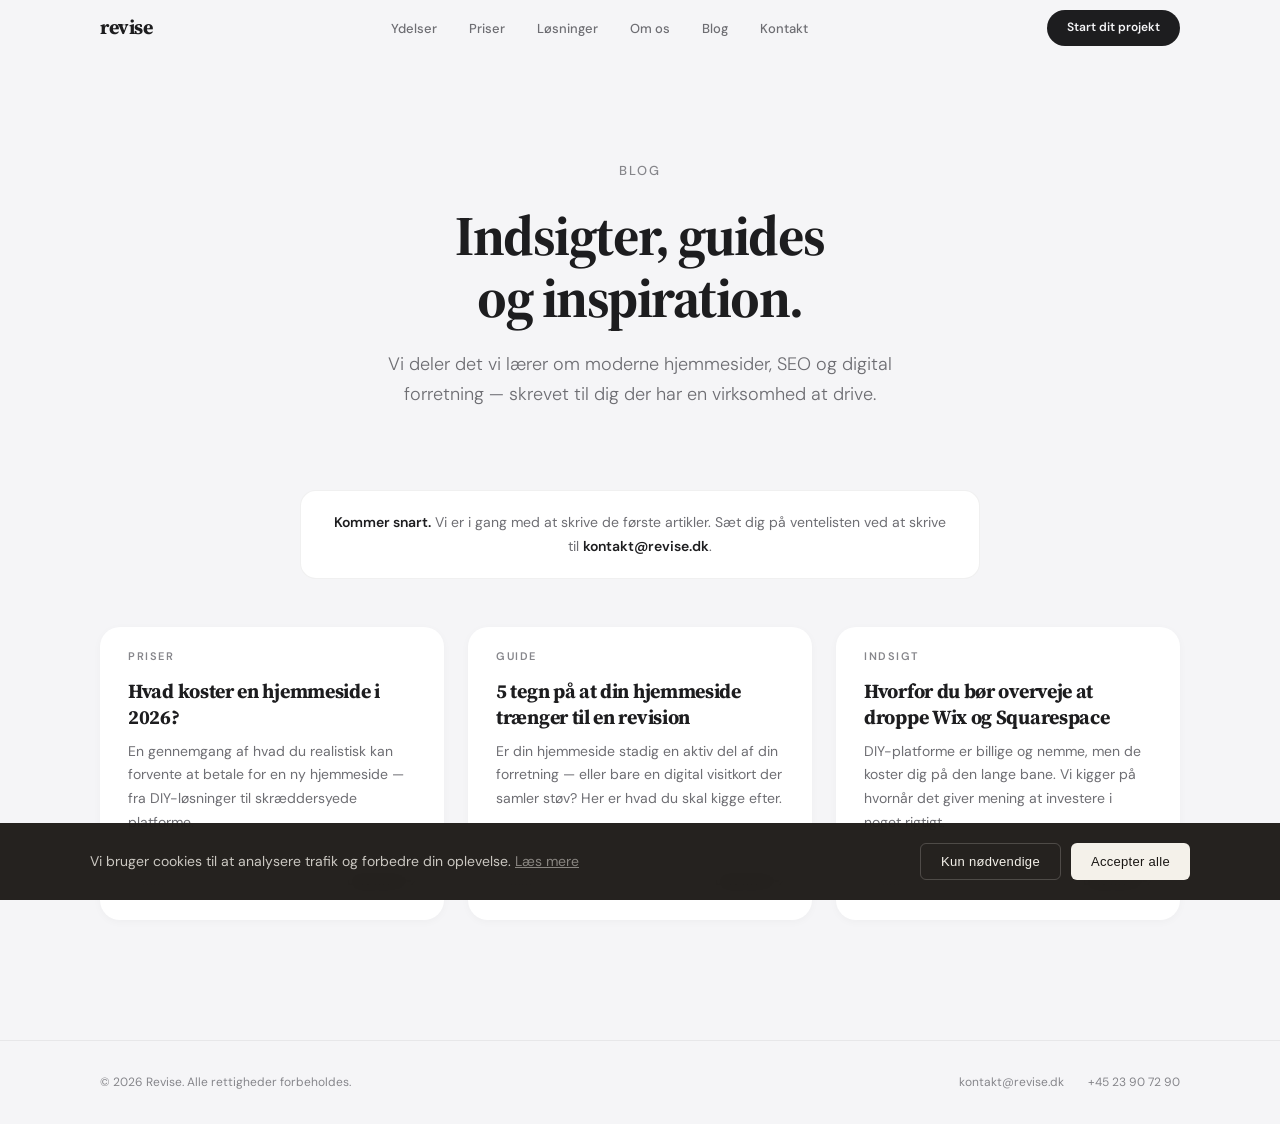
<file: blog/index.html>
<!DOCTYPE html>
<html lang="da">
<head>
<meta charset="UTF-8">
<meta name="viewport" content="width=device-width, initial-scale=1.0">
<title>Blog &mdash; Revise</title>
<meta name="description" content="Indsigter, guides og inspiration til din digitale tilstedev&aelig;relse. Fra Revise &mdash; dit bureau for moderne hjemmesider.">
<link rel="canonical" href="https://revise.dk/blog/">

<!-- Favicons -->
<link rel="icon" type="image/x-icon" href="/favicon.ico">
<link rel="icon" type="image/png" sizes="32x32" href="/assets/favicon-32.png">
<link rel="icon" type="image/png" sizes="16x16" href="/assets/favicon-16.png">
<link rel="apple-touch-icon" sizes="180x180" href="/assets/apple-touch-icon.png">

<link rel="preconnect" href="https://fonts.googleapis.com">
<link href="https://fonts.googleapis.com/css2?family=Source+Serif+4:ital,wght@0,400;0,600;0,700;1,400&family=DM+Sans:wght@300;400;500;600;700&display=swap" rel="stylesheet">
<style>
*,*::before,*::after{margin:0;padding:0;box-sizing:border-box}

:root{
  --bg:#f5f5f7;
  --bg-white:#fff;
  --bg-subtle:#eeeef0;
  --border:rgba(0,0,0,.06);
  --text:#1d1d1f;
  --text-mid:#6e6e73;
  --text-light:#86868b;
  --serif:'Source Serif 4',Georgia,serif;
  --sans:'DM Sans',-apple-system,sans-serif;
  --max:1080px;
}

html{scroll-behavior:smooth;overflow-x:hidden}
body{font-family:var(--sans);background:var(--bg);color:var(--text);line-height:1.65;-webkit-font-smoothing:antialiased;overflow-x:hidden;position:relative;width:100%}

/* ── NAV ── */
.nav{position:fixed;top:0;left:0;right:0;z-index:100;height:56px;display:flex;align-items:center;padding:0 clamp(20px,4vw,48px);transition:all .3s}
.nav.scrolled{background:rgba(245,245,247,.8);backdrop-filter:blur(20px);-webkit-backdrop-filter:blur(20px);border-bottom:1px solid var(--border)}
.nav-inner{max-width:var(--max);margin:0 auto;width:100%;display:flex;align-items:center;justify-content:space-between}
.nav-brand{font-family:var(--serif);font-size:20px;font-weight:700;color:var(--text);text-decoration:none;letter-spacing:-.5px}
.nav-links{display:flex;gap:32px;list-style:none}
.nav-links a{font-size:13px;color:var(--text-mid);text-decoration:none;font-weight:500;transition:color .2s}
.nav-links a:hover{color:var(--text)}
.nav-links a.active{color:var(--text)}
.nav-cta{background:var(--text);color:var(--bg);padding:8px 20px;border-radius:100px;font-size:12px;font-weight:600;text-decoration:none;transition:all .2s}
.nav-cta:hover{opacity:.8}

/* ── HERO ── */
.page-hero{padding:160px clamp(20px,4vw,48px) 80px;text-align:center}
.page-hero-inner{max-width:var(--max);margin:0 auto}
.hero-label{font-size:13px;font-weight:500;letter-spacing:2px;text-transform:uppercase;color:var(--text-light);margin-bottom:24px}
.page-hero h1{font-family:var(--serif);font-size:clamp(36px,5.5vw,56px);font-weight:700;line-height:1.1;letter-spacing:-1.5px;margin-bottom:20px}
.page-hero-desc{font-size:18px;color:var(--text-mid);line-height:1.7;max-width:520px;margin:0 auto;font-weight:300}

/* ── SECTION HELPERS ── */
.s-pad{padding:0 clamp(20px,4vw,48px) clamp(80px,10vw,120px)}
.s-inner{max-width:var(--max);margin:0 auto}

/* ── POST GRID ── */
.posts{display:grid;grid-template-columns:repeat(3,1fr);gap:24px}
.post{background:var(--bg-white);border-radius:20px;overflow:hidden;box-shadow:0 2px 8px rgba(0,0,0,.03);transition:all .3s;text-decoration:none;color:inherit;display:flex;flex-direction:column}
.post:hover{transform:translateY(-4px);box-shadow:0 12px 32px rgba(0,0,0,.08)}
.post-tag{display:inline-block;font-size:11px;font-weight:600;letter-spacing:1.5px;text-transform:uppercase;color:var(--text-light);padding:20px 28px 0}
.post-body{padding:12px 28px 28px;flex:1;display:flex;flex-direction:column}
.post h2{font-family:var(--serif);font-size:20px;font-weight:700;line-height:1.3;letter-spacing:-.3px;margin-bottom:10px}
.post p{font-size:14px;color:var(--text-mid);line-height:1.7;flex:1;margin-bottom:20px}
.post-meta{display:flex;justify-content:space-between;align-items:center;font-size:12px;color:var(--text-light);border-top:1px solid var(--border);padding-top:16px}
.post-meta-date{font-weight:500}
.post-meta-read{color:var(--text);font-weight:600}

/* ── COMING SOON NOTICE ── */
.soon-notice{max-width:680px;margin:0 auto 48px;padding:20px 28px;background:var(--bg-white);border-radius:16px;border:1px solid var(--border);text-align:center}
.soon-notice strong{color:var(--text);font-weight:600}
.soon-notice p{font-size:14px;color:var(--text-mid);line-height:1.7;margin:0}

/* ── FOOTER ── */
.footer{padding:32px clamp(20px,4vw,48px);border-top:1px solid var(--border)}
.footer-inner{max-width:var(--max);margin:0 auto;display:flex;justify-content:space-between;align-items:center;flex-wrap:wrap;gap:12px}
.footer-left{font-size:12px;color:var(--text-light)}
.footer-right{display:flex;gap:24px}
.footer-right a{font-size:12px;color:var(--text-light);text-decoration:none;transition:color .2s}
.footer-right a:hover{color:var(--text)}

@media(max-width:1024px){
  .posts{grid-template-columns:1fr 1fr}
}
@media(max-width:768px){
  .nav-links{display:none}
  .posts{grid-template-columns:1fr}
}
</style>
</head>
<body>

<!-- NAV -->
<nav class="nav" id="nav">
  <div class="nav-inner">
    <a href="../index.html" class="nav-brand">revise</a>
    <ul class="nav-links">
      <li><a href="../ydelser.html">Ydelser</a></li>
      <li><a href="../priser.html">Priser</a></li>
      <li><a href="../loesninger.html">L&oslash;sninger</a></li>
      <li><a href="../om.html">Om os</a></li>
      <li><a href="../blog/">Blog</a></li>
      <li><a href="../kontakt.html">Kontakt</a></li>
    </ul>
    <a href="../kontakt.html" class="nav-cta">Start dit projekt</a>
  </div>
</nav>

<!-- HERO -->
<section class="page-hero">
  <div class="page-hero-inner">
    <div class="hero-label">Blog</div>
    <h1>Indsigter, guides<br>og inspiration.</h1>
    <p class="page-hero-desc">Vi deler det vi l&aelig;rer om moderne hjemmesider, SEO og digital forretning &mdash; skrevet til dig der har en virksomhed at drive.</p>
  </div>
</section>

<!-- POSTS -->
<section class="s-pad">
  <div class="s-inner">
    <div class="soon-notice">
      <p><strong>Kommer snart.</strong> Vi er i gang med at skrive de f&oslash;rste artikler. S&aelig;t dig p&aring; ventelisten ved at skrive til <a href="mailto:kontakt@revise.dk" style="color:var(--text);font-weight:600;text-decoration:none">kontakt@revise.dk</a>.</p>
    </div>
    <div class="posts">
      <a href="#" class="post">
        <span class="post-tag">Priser</span>
        <div class="post-body">
          <h2>Hvad koster en hjemmeside i 2026?</h2>
          <p>En gennemgang af hvad du realistisk kan forvente at betale for en ny hjemmeside &mdash; fra DIY-l&oslash;sninger til skr&aelig;ddersyede platforme.</p>
          <div class="post-meta">
            <span class="post-meta-date">Kommer snart</span>
            <span class="post-meta-read">L&aelig;s mere &rarr;</span>
          </div>
        </div>
      </a>
      <a href="#" class="post">
        <span class="post-tag">Guide</span>
        <div class="post-body">
          <h2>5 tegn p&aring; at din hjemmeside tr&aelig;nger til en revision</h2>
          <p>Er din hjemmeside stadig en aktiv del af din forretning &mdash; eller bare en digital visitkort der samler st&oslash;v? Her er hvad du skal kigge efter.</p>
          <div class="post-meta">
            <span class="post-meta-date">Kommer snart</span>
            <span class="post-meta-read">L&aelig;s mere &rarr;</span>
          </div>
        </div>
      </a>
      <a href="#" class="post">
        <span class="post-tag">Indsigt</span>
        <div class="post-body">
          <h2>Hvorfor du b&oslash;r overveje at droppe Wix og Squarespace</h2>
          <p>DIY-platforme er billige og nemme, men de koster dig p&aring; den lange bane. Vi kigger p&aring; hvorn&aring;r det giver mening at investere i noget rigtigt.</p>
          <div class="post-meta">
            <span class="post-meta-date">Kommer snart</span>
            <span class="post-meta-read">L&aelig;s mere &rarr;</span>
          </div>
        </div>
      </a>
    </div>
  </div>
</section>

<!-- FOOTER -->
<footer class="footer">
  <div class="footer-inner">
    <div class="footer-left">&copy; 2026 Revise. Alle rettigheder forbeholdes.</div>
    <div class="footer-right">
      <a href="mailto:kontakt@revise.dk">kontakt@revise.dk</a>
      <a href="tel:+4523907290">+45 23 90 72 90</a>
    </div>
  </div>
</footer>

<script>
var nav=document.getElementById('nav');
window.addEventListener('scroll',function(){nav.classList.toggle('scrolled',window.scrollY>40)},{passive:true});
</script>
<script src="../cookie-consent.js" defer></script>
</body>
</html>
</file>
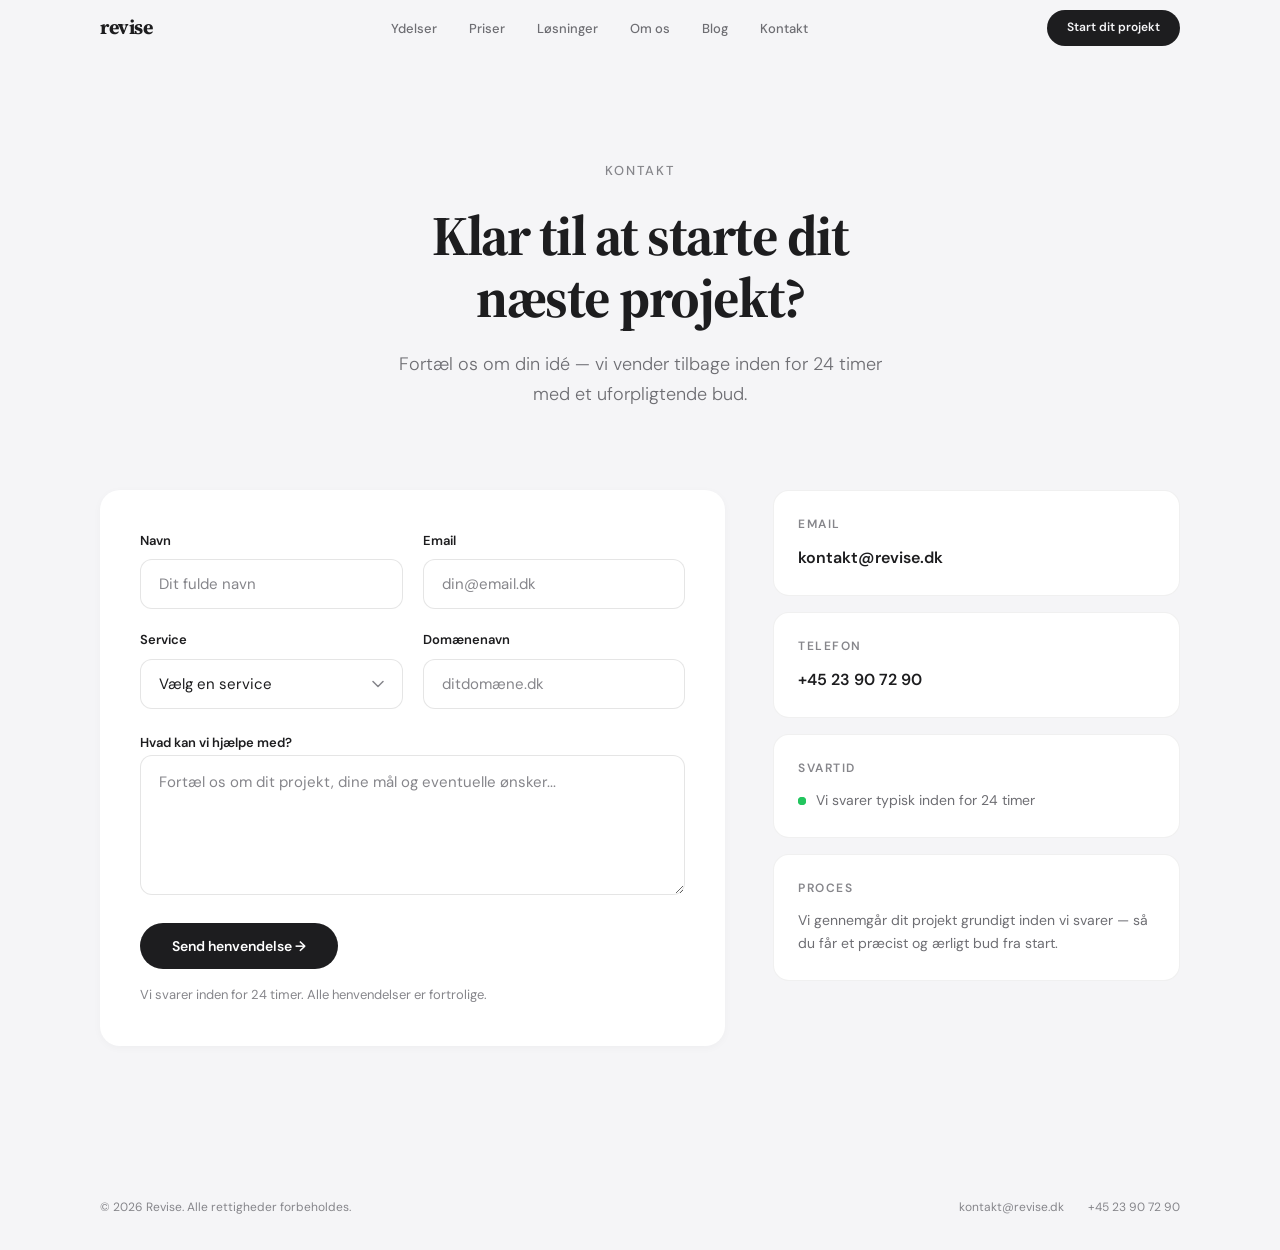
<file: kontakt.html>
<!DOCTYPE html>
<html lang="da">
<head>
<meta charset="UTF-8">
<meta name="viewport" content="width=device-width, initial-scale=1.0">
<title>Kontakt &mdash; Revise</title>

<!-- Favicons -->
<link rel="icon" type="image/x-icon" href="/favicon.ico">
<link rel="icon" type="image/png" sizes="32x32" href="/assets/favicon-32.png">
<link rel="icon" type="image/png" sizes="16x16" href="/assets/favicon-16.png">
<link rel="apple-touch-icon" sizes="180x180" href="/assets/apple-touch-icon.png">

<link rel="preconnect" href="https://fonts.googleapis.com">
<link href="https://fonts.googleapis.com/css2?family=Source+Serif+4:ital,wght@0,400;0,600;0,700;1,400&family=DM+Sans:wght@300;400;500;600;700&display=swap" rel="stylesheet">
<style>
*,*::before,*::after{margin:0;padding:0;box-sizing:border-box}

:root{
  --bg:#f5f5f7;
  --bg-white:#fff;
  --bg-subtle:#eeeef0;
  --border:rgba(0,0,0,.06);
  --text:#1d1d1f;
  --text-mid:#6e6e73;
  --text-light:#86868b;
  --serif:'Source Serif 4',Georgia,serif;
  --sans:'DM Sans',-apple-system,sans-serif;
  --max:1080px;
}

html{scroll-behavior:smooth;overflow-x:hidden}
body{font-family:var(--sans);background:var(--bg);color:var(--text);line-height:1.65;-webkit-font-smoothing:antialiased;overflow-x:hidden;position:relative;width:100%}

/* ── NAV ── */
.nav{position:fixed;top:0;left:0;right:0;z-index:100;height:56px;display:flex;align-items:center;padding:0 clamp(20px,4vw,48px);transition:all .3s}
.nav.scrolled{background:rgba(245,245,247,.8);backdrop-filter:blur(20px);-webkit-backdrop-filter:blur(20px);border-bottom:1px solid var(--border)}
.nav-inner{max-width:var(--max);margin:0 auto;width:100%;display:flex;align-items:center;justify-content:space-between}
.nav-brand{font-family:var(--serif);font-size:20px;font-weight:700;color:var(--text);text-decoration:none;letter-spacing:-.5px}
.nav-links{display:flex;gap:32px;list-style:none}
.nav-links a{font-size:13px;color:var(--text-mid);text-decoration:none;font-weight:500;transition:color .2s}
.nav-links a:hover{color:var(--text)}
.nav-cta{background:var(--text);color:var(--bg);padding:8px 20px;border-radius:100px;font-size:12px;font-weight:600;text-decoration:none;transition:all .2s}
.nav-cta:hover{opacity:.8}

/* ── HERO ── */
.page-hero{padding:160px clamp(20px,4vw,48px) 80px;text-align:center}
.page-hero-inner{max-width:var(--max);margin:0 auto}
.hero-label{font-size:13px;font-weight:500;letter-spacing:2px;text-transform:uppercase;color:var(--text-light);margin-bottom:24px}
.page-hero h1{font-family:var(--serif);font-size:clamp(36px,5.5vw,56px);font-weight:700;line-height:1.1;letter-spacing:-1.5px;margin-bottom:20px}
.page-hero-desc{font-size:18px;color:var(--text-mid);line-height:1.7;max-width:520px;margin:0 auto;font-weight:300}

/* ── SECTION HELPERS ── */
.s-pad{padding:clamp(80px,10vw,120px) clamp(20px,4vw,48px)}
.s-inner{max-width:var(--max);margin:0 auto}

/* ── CONTACT LAYOUT ── */
.contact-grid{display:grid;grid-template-columns:1fr .65fr;gap:48px;align-items:start}

/* ── FORM ── */
.form-card{background:var(--bg-white);border-radius:20px;padding:40px;box-shadow:0 2px 8px rgba(0,0,0,.03)}
.form-row{display:grid;grid-template-columns:1fr 1fr;gap:20px;margin-bottom:20px}
.form-group{display:flex;flex-direction:column}
.form-group-full{margin-bottom:20px}
.form-group label,.form-group-full label{font-size:13px;font-weight:600;margin-bottom:8px;color:var(--text)}
.form-group input,.form-group select,.form-group-full textarea{
  width:100%;
  background:var(--bg-white);
  border:1px solid rgba(0,0,0,.1);
  border-radius:12px;
  padding:14px 18px;
  font-family:var(--sans);
  font-size:15px;
  color:var(--text);
  transition:border-color .2s;
  outline:none;
  -webkit-appearance:none;
  appearance:none;
}
.form-group input:focus,.form-group select:focus,.form-group-full textarea:focus{
  border-color:rgba(0,0,0,.25);
}
.form-group input::placeholder,.form-group-full textarea::placeholder{color:var(--text-light)}
.form-group select{
  background-image:url("data:image/svg+xml,%3Csvg width='12' height='8' viewBox='0 0 12 8' fill='none' xmlns='http://www.w3.org/2000/svg'%3E%3Cpath d='M1 1.5L6 6.5L11 1.5' stroke='%2386868b' stroke-width='1.5' stroke-linecap='round' stroke-linejoin='round'/%3E%3C/svg%3E");
  background-repeat:no-repeat;
  background-position:right 18px center;
  padding-right:44px;
}
.form-group-full textarea{resize:vertical;min-height:140px;line-height:1.6}
.form-submit{margin-top:8px}
.btn-dark{
  display:inline-flex;
  align-items:center;
  gap:8px;
  background:var(--text);
  color:var(--bg-white);
  padding:14px 32px;
  border-radius:100px;
  font-size:14px;
  font-weight:600;
  font-family:var(--sans);
  text-decoration:none;
  border:none;
  cursor:pointer;
  transition:all .25s;
}
.btn-dark:hover{opacity:.85;transform:translateY(-1px)}
.form-note{font-size:13px;color:var(--text-light);margin-top:16px;line-height:1.6}

/* ── INFO CARDS ── */
.info-stack{display:flex;flex-direction:column;gap:16px}
.info-card{background:var(--bg-white);border-radius:16px;padding:24px;border:1px solid rgba(0,0,0,.06)}
.info-card-label{font-size:12px;font-weight:600;letter-spacing:1.5px;text-transform:uppercase;color:var(--text-light);margin-bottom:10px}
.info-card a{font-size:16px;font-weight:600;color:var(--text);text-decoration:none;transition:color .2s}
.info-card a:hover{color:var(--text-mid)}
.info-card-text{font-size:14px;color:var(--text-mid);line-height:1.7}

/* ── PULSING DOT ── */
.svartid-row{display:flex;align-items:center;gap:10px}
.pulse-dot{width:8px;height:8px;border-radius:50%;background:#22c55e;position:relative;flex-shrink:0}
.pulse-dot::before{content:'';position:absolute;top:50%;left:50%;width:8px;height:8px;border-radius:50%;background:#22c55e;transform:translate(-50%,-50%);animation:pulse-ring 2s cubic-bezier(.4,0,.6,1) infinite}
@keyframes pulse-ring{
  0%{opacity:.6;transform:translate(-50%,-50%) scale(1)}
  70%{opacity:0;transform:translate(-50%,-50%) scale(3)}
  100%{opacity:0;transform:translate(-50%,-50%) scale(3)}
}

/* ── FOOTER ── */
.footer{padding:32px clamp(20px,4vw,48px)}
.footer-inner{max-width:var(--max);margin:0 auto;display:flex;justify-content:space-between;align-items:center;flex-wrap:wrap;gap:12px}
.footer-left{font-size:12px;color:var(--text-light)}
.footer-right{display:flex;gap:24px}
.footer-right a{font-size:12px;color:var(--text-light);text-decoration:none;transition:color .2s}
.footer-right a:hover{color:var(--text)}

/* ── RESPONSIVE ── */
@media(max-width:768px){
  .nav-links{display:none}
  .contact-grid{grid-template-columns:1fr}
  .form-row{grid-template-columns:1fr}
}

/* ── REVEAL ── */
.r{opacity:0;transform:translateY(20px);transition:opacity .8s cubic-bezier(.25,.1,.25,1),transform .8s cubic-bezier(.25,.1,.25,1)}
.r.v{opacity:1;transform:none}
.r-d1{transition-delay:.1s}
.r-d2{transition-delay:.2s}
.r-d3{transition-delay:.3s}
</style>
</head>
<body>

<!-- NAV -->
<nav class="nav" id="nav">
  <div class="nav-inner">
    <a href="index.html" class="nav-brand">revise</a>
    <ul class="nav-links">
      <li><a href="ydelser.html">Ydelser</a></li>
      <li><a href="priser.html">Priser</a></li>
      <li><a href="loesninger.html">L&oslash;sninger</a></li>
      <li><a href="om.html">Om os</a></li>
      <li><a href="blog/">Blog</a></li>
      <li><a href="kontakt.html">Kontakt</a></li>
    </ul>
    <a href="kontakt.html" class="nav-cta">Start dit projekt</a>
  </div>
</nav>

<!-- HERO -->
<section class="page-hero">
  <div class="page-hero-inner">
    <div class="hero-label r">Kontakt</div>
    <h1 class="r r-d1">Klar til at starte dit<br>n&aelig;ste projekt?</h1>
    <p class="page-hero-desc r r-d2">Fort&aelig;l os om din id&eacute; &mdash; vi vender tilbage inden for 24 timer med et uforpligtende bud.</p>
  </div>
</section>

<!-- CONTACT -->
<section class="s-pad" style="padding-top:0">
  <div class="s-inner">
    <div class="contact-grid">

      <!-- FORM -->
      <div class="form-card r">
        <form action="https://formsubmit.co/kontakt@revise.dk" method="POST">
          <input type="hidden" name="_subject" value="Ny henvendelse fra revise.dk">
          <input type="hidden" name="_captcha" value="true">
          <input type="hidden" name="_template" value="box">
          <input type="hidden" name="_next" value="https://revise.dk/tak.html">
          <input type="text" name="_honey" style="display:none">

          <div class="form-row">
            <div class="form-group">
              <label for="navn">Navn</label>
              <input type="text" id="navn" name="navn" required placeholder="Dit fulde navn">
            </div>
            <div class="form-group">
              <label for="email">Email</label>
              <input type="email" id="email" name="email" required placeholder="din@email.dk">
            </div>
          </div>

          <div class="form-row">
            <div class="form-group">
              <label for="service">Service</label>
              <select id="service" name="service" required>
                <option value="" disabled selected>V&aelig;lg en service</option>
                <option value="Webdesign">Webdesign</option>
                <option value="Udvikling">Udvikling</option>
                <option value="SEO &amp; Performance">SEO &amp; Performance</option>
                <option value="Responsivt Design">Responsivt Design</option>
                <option value="Hosting &amp; Drift">Hosting &amp; Drift</option>
                <option value="Vedligeholdelse">Vedligeholdelse</option>
                <option value="Komplet pakke">Komplet pakke</option>
                <option value="Andet">Andet</option>
              </select>
            </div>
            <div class="form-group">
              <label for="domaene">Dom&aelig;nenavn</label>
              <input type="text" id="domaene" name="domaene" placeholder="ditdom&aelig;ne.dk">
            </div>
          </div>

          <div class="form-group-full">
            <label for="besked">Hvad kan vi hj&aelig;lpe med?</label>
            <textarea id="besked" name="besked" required placeholder="Fort&aelig;l os om dit projekt, dine m&aring;l og eventuelle &oslash;nsker..."></textarea>
          </div>

          <div class="form-submit">
            <button type="submit" class="btn-dark">Send henvendelse &rarr;</button>
          </div>
          <p class="form-note">Vi svarer inden for 24 timer. Alle henvendelser er fortrolige.</p>
        </form>
      </div>

      <!-- INFO CARDS -->
      <div class="info-stack">
        <div class="info-card r r-d1">
          <div class="info-card-label">Email</div>
          <a href="mailto:kontakt@revise.dk">kontakt@revise.dk</a>
        </div>
        <div class="info-card r r-d1">
          <div class="info-card-label">Telefon</div>
          <a href="tel:+4523907290">+45 23 90 72 90</a>
        </div>
        <div class="info-card r r-d2">
          <div class="info-card-label">Svartid</div>
          <div class="svartid-row">
            <div class="pulse-dot"></div>
            <span class="info-card-text">Vi svarer typisk inden for 24 timer</span>
          </div>
        </div>
        <div class="info-card r r-d3">
          <div class="info-card-label">Proces</div>
          <p class="info-card-text">Vi gennemg&aring;r dit projekt grundigt inden vi svarer &mdash; s&aring; du f&aring;r et pr&aelig;cist og &aelig;rligt bud fra start.</p>
        </div>
      </div>

    </div>
  </div>
</section>

<!-- FOOTER -->
<footer class="footer">
  <div class="footer-inner">
    <div class="footer-left">&copy; 2026 Revise. Alle rettigheder forbeholdes.</div>
    <div class="footer-right">
      <a href="mailto:kontakt@revise.dk">kontakt@revise.dk</a>
      <a href="tel:+4523907290">+45 23 90 72 90</a>
    </div>
  </div>
</footer>

<script>
// Nav blur
var nav=document.getElementById('nav');
window.addEventListener('scroll',function(){nav.classList.toggle('scrolled',window.scrollY>40)});

// Reveal on scroll
var ro=new IntersectionObserver(function(entries){
  entries.forEach(function(e){if(e.isIntersecting){e.target.classList.add('v');ro.unobserve(e.target)}});
},{threshold:.08,rootMargin:'0px 0px -60px 0px'});
document.querySelectorAll('.r').forEach(function(el){ro.observe(el)});
</script>
</body>
</html>
</file>
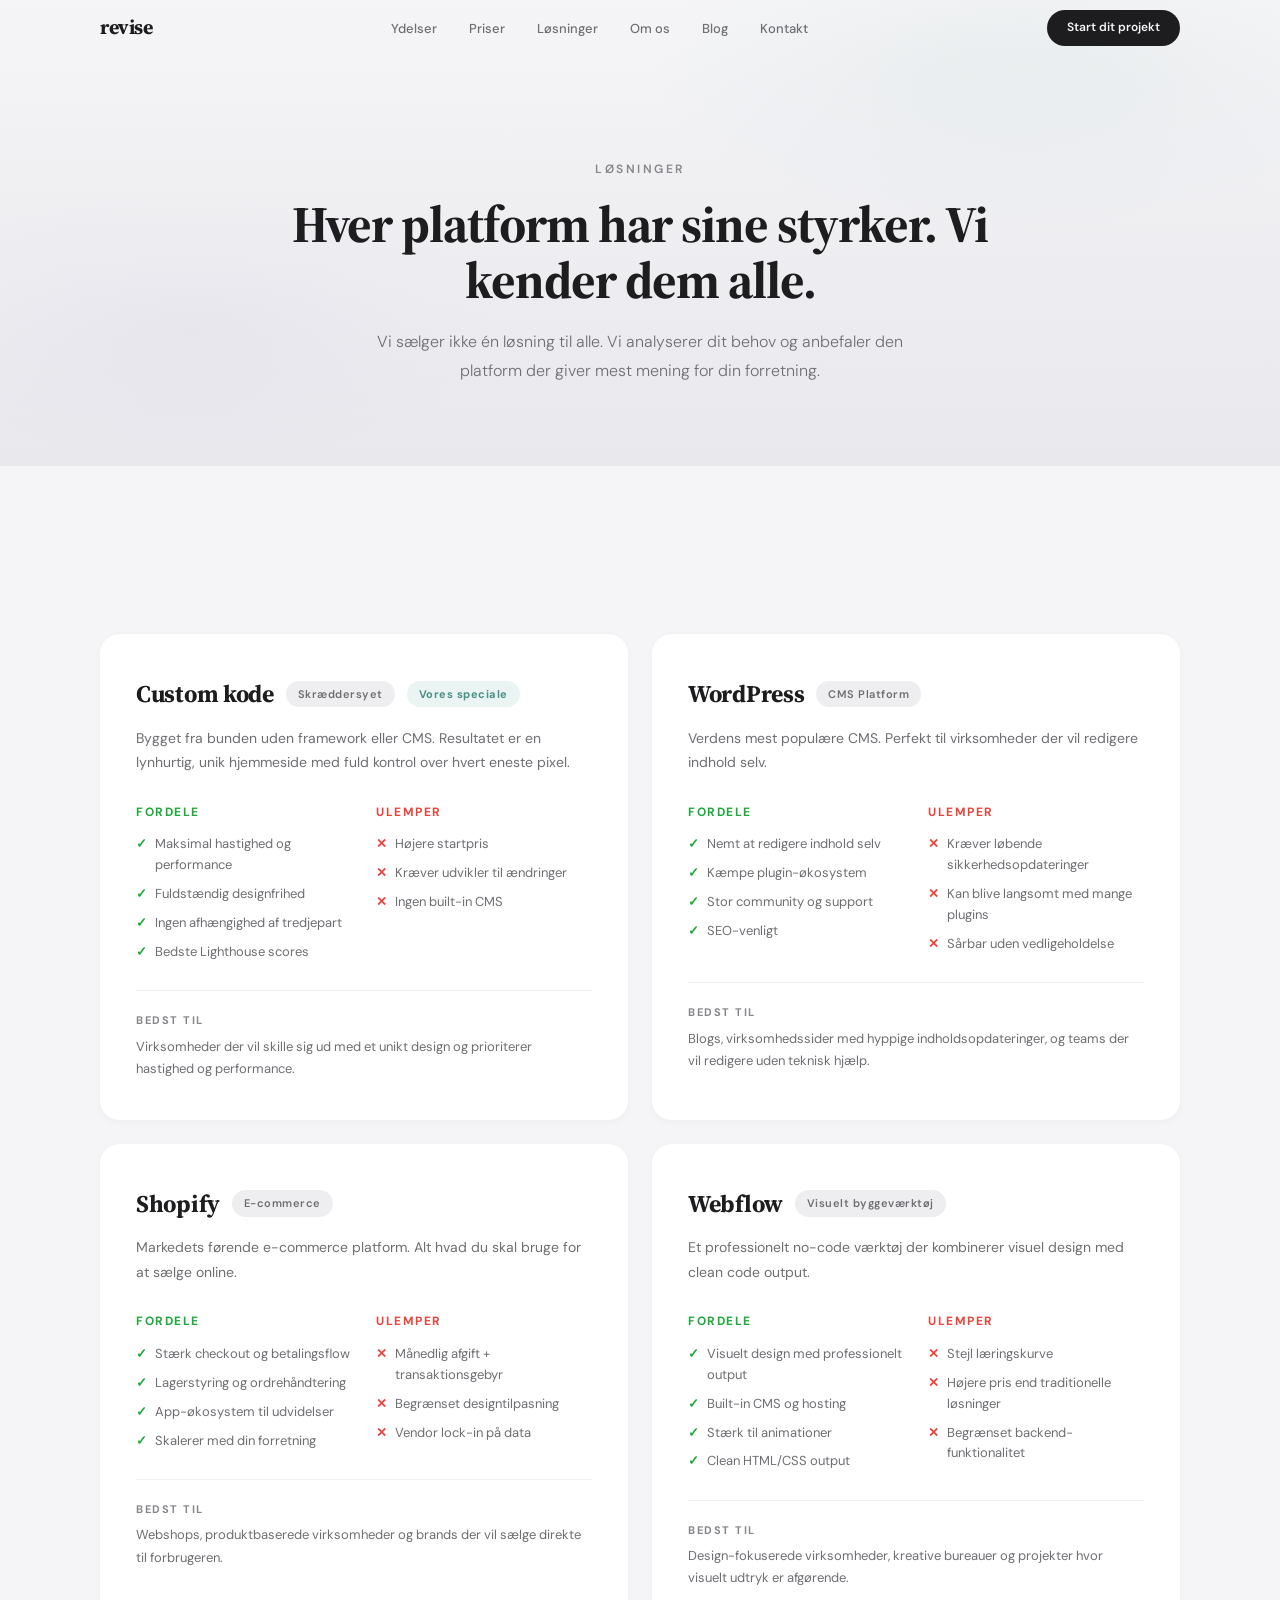
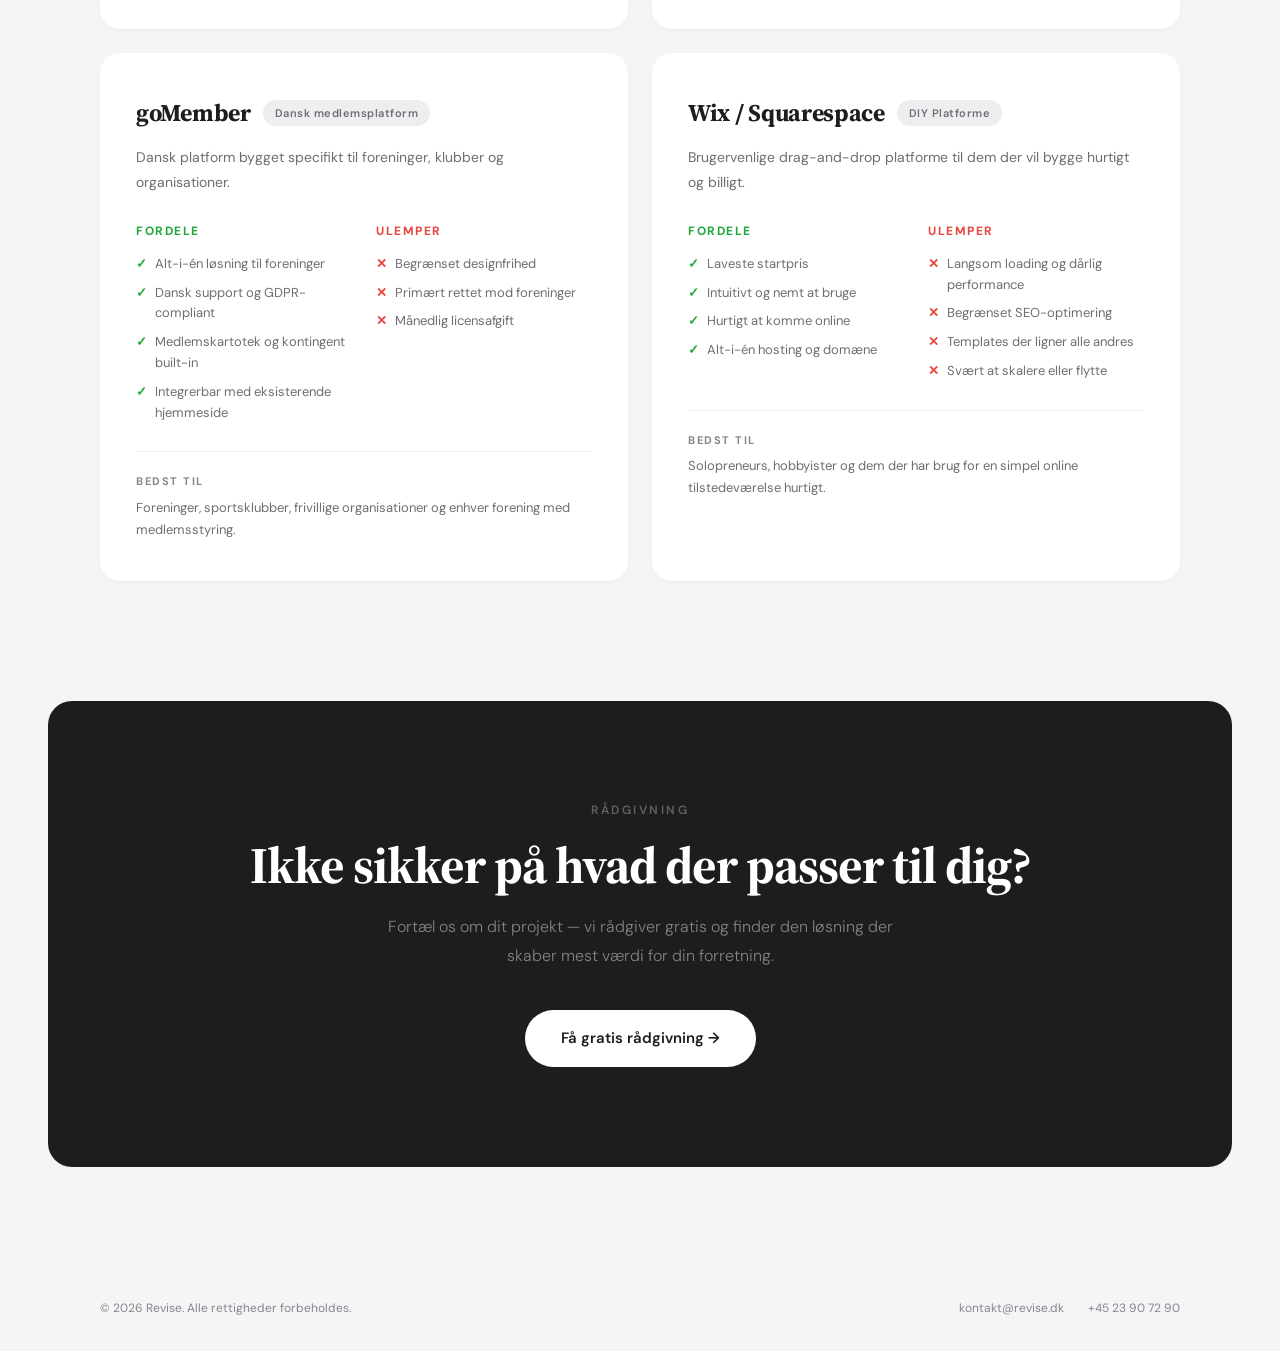
<file: loesninger.html>
<!DOCTYPE html>
<html lang="da">
<head>
<meta charset="UTF-8">
<meta name="viewport" content="width=device-width, initial-scale=1.0">
<title>Revise &mdash; L&oslash;sninger &amp; Platforme</title>

<!-- Favicons -->
<link rel="icon" type="image/x-icon" href="/favicon.ico">
<link rel="icon" type="image/png" sizes="32x32" href="/assets/favicon-32.png">
<link rel="icon" type="image/png" sizes="16x16" href="/assets/favicon-16.png">
<link rel="apple-touch-icon" sizes="180x180" href="/assets/apple-touch-icon.png">

<link rel="preconnect" href="https://fonts.googleapis.com">
<link href="https://fonts.googleapis.com/css2?family=Source+Serif+4:ital,wght@0,400;0,600;0,700;1,400&family=DM+Sans:wght@300;400;500;600;700&display=swap" rel="stylesheet">
<style>
*,*::before,*::after{margin:0;padding:0;box-sizing:border-box}

:root{
  --bg:#f5f5f7;
  --bg-white:#fff;
  --bg-subtle:#eeeef0;
  --border:rgba(0,0,0,.06);
  --text:#1d1d1f;
  --text-mid:#6e6e73;
  --text-light:#86868b;
  --serif:'Source Serif 4',Georgia,serif;
  --sans:'DM Sans',-apple-system,sans-serif;
  --max:1080px;
}

html{scroll-behavior:smooth;overflow-x:hidden}
body{font-family:var(--sans);background:var(--bg);color:var(--text);line-height:1.65;-webkit-font-smoothing:antialiased;overflow-x:hidden;position:relative;width:100%}

/* ── NAV ── */
.nav{position:fixed;top:0;left:0;right:0;z-index:100;height:56px;display:flex;align-items:center;padding:0 clamp(20px,4vw,48px);transition:all .3s}
.nav.scrolled{background:rgba(245,245,247,.8);backdrop-filter:blur(20px);-webkit-backdrop-filter:blur(20px);border-bottom:1px solid var(--border)}
.nav-inner{max-width:var(--max);margin:0 auto;width:100%;display:flex;align-items:center;justify-content:space-between}
.nav-brand{font-family:var(--serif);font-size:20px;font-weight:700;color:var(--text);text-decoration:none;letter-spacing:-.5px}
.nav-links{display:flex;gap:32px;list-style:none}
.nav-links a{font-size:13px;color:var(--text-mid);text-decoration:none;font-weight:500;transition:color .2s}
.nav-links a:hover{color:var(--text)}
.nav-links a.active{color:var(--text)}
.nav-cta{background:var(--text);color:var(--bg);padding:8px 20px;border-radius:100px;font-size:12px;font-weight:600;text-decoration:none;transition:all .2s}
.nav-cta:hover{opacity:.8}

/* ── PAGE HERO ── */
.page-hero{padding:160px clamp(20px,4vw,48px) 80px;text-align:center;background:linear-gradient(180deg,#f5f5f7 0%,#e8e8ed 100%);position:relative}
.page-hero::before{content:'';position:absolute;top:-20%;right:-10%;width:60%;height:70%;background:radial-gradient(ellipse,rgba(74,143,133,.06),transparent 70%);pointer-events:none}
.page-hero::after{content:'';position:absolute;bottom:0;left:-10%;width:50%;height:60%;background:radial-gradient(ellipse,rgba(120,100,180,.04),transparent 70%);pointer-events:none}

/* ── SECTION HELPERS ── */
.s-pad{padding:clamp(80px,10vw,120px) clamp(20px,4vw,48px)}
.s-inner{max-width:var(--max);margin:0 auto}
.eyebrow{font-size:12px;font-weight:600;letter-spacing:2.5px;text-transform:uppercase;color:var(--text-light);margin-bottom:16px}
.s-h2{font-family:var(--serif);font-size:clamp(32px,4vw,52px);font-weight:700;letter-spacing:-1px;line-height:1.1;margin-bottom:20px}
.s-desc{font-size:16px;line-height:1.8;color:var(--text-mid);max-width:520px;font-weight:300}

/* ── PLATFORM GRID ── */
.platform-section{background:var(--bg)}
.platform-grid{display:grid;grid-template-columns:1fr 1fr;gap:24px;margin-top:48px}

/* ── PLATFORM CARD ── */
.platform-card{background:var(--bg-white);border-radius:20px;padding:40px 36px;box-shadow:0 2px 8px rgba(0,0,0,.03);transition:box-shadow .3s,transform .3s}
.platform-card:hover{box-shadow:0 8px 30px rgba(0,0,0,.07);transform:translateY(-2px)}
.platform-header{display:flex;align-items:center;gap:12px;margin-bottom:6px;flex-wrap:wrap}
.platform-name{font-family:var(--serif);font-size:24px;font-weight:700;letter-spacing:-.3px}
.platform-tag{display:inline-block;font-size:11px;font-weight:600;letter-spacing:.5px;padding:4px 12px;border-radius:100px;background:var(--bg-subtle);color:var(--text-mid)}
.platform-badge{display:inline-block;font-size:11px;font-weight:700;letter-spacing:.5px;padding:4px 12px;border-radius:100px;background:#eaf5f3;color:#4a8f85}
.platform-desc{font-size:14px;color:var(--text-mid);line-height:1.75;margin-bottom:28px;margin-top:12px}

.pros-cons{display:grid;grid-template-columns:1fr 1fr;gap:24px;margin-bottom:28px}
.pros-cons h4{font-size:12px;font-weight:700;letter-spacing:1.5px;text-transform:uppercase;margin-bottom:12px}
.pros-cons h4.pros-title{color:#1ea83b}
.pros-cons h4.cons-title{color:#e8453c}
.pros-cons ul{list-style:none;display:flex;flex-direction:column;gap:8px}
.pros-cons li{font-size:13px;color:var(--text-mid);line-height:1.6;display:flex;align-items:flex-start;gap:8px}
.pros-cons li span.pro-icon{color:#1ea83b;font-weight:700;flex-shrink:0}
.pros-cons li span.con-icon{color:#e8453c;font-weight:700;flex-shrink:0}

.best-for{border-top:1px solid var(--border);padding-top:20px}
.best-for-label{font-size:11px;font-weight:700;letter-spacing:1.5px;text-transform:uppercase;color:var(--text-light);margin-bottom:6px}
.best-for p{font-size:13px;color:var(--text-mid);line-height:1.7}

/* ── CTA ── */
.cta{background:var(--text);color:var(--bg-white);text-align:center;border-radius:24px;margin:0 clamp(20px,4vw,48px);padding:clamp(60px,8vw,100px) clamp(20px,4vw,48px)}
.cta-wrap{margin-bottom:clamp(60px,8vw,100px)}
.cta .s-h2{color:var(--bg-white)}
.cta .s-desc{color:rgba(255,255,255,.45);margin:0 auto 40px}
.btn-white{background:var(--bg-white);color:var(--text);padding:16px 36px;border-radius:100px;font-size:15px;font-weight:600;text-decoration:none;display:inline-flex;align-items:center;gap:8px;transition:all .25s}
.btn-white:hover{transform:translateY(-2px);box-shadow:0 8px 24px rgba(0,0,0,.3)}

/* ── FOOTER ── */
.footer{padding:32px clamp(20px,4vw,48px)}
.footer-inner{max-width:var(--max);margin:0 auto;display:flex;justify-content:space-between;align-items:center;flex-wrap:wrap;gap:12px}
.footer-left{font-size:12px;color:var(--text-light)}
.footer-right{display:flex;gap:24px}
.footer-right a{font-size:12px;color:var(--text-light);text-decoration:none;transition:color .2s}
.footer-right a:hover{color:var(--text)}

/* ── RESPONSIVE ── */
@media(max-width:768px){
  .nav-links{display:none}
  .platform-grid{grid-template-columns:1fr}
  .pros-cons{grid-template-columns:1fr}
  .platform-card{padding:32px 24px}
  .cta{margin:0 12px;border-radius:20px}
}

/* ── REVEAL ── */
.r{opacity:0;transform:translateY(20px);transition:opacity .8s cubic-bezier(.25,.1,.25,1),transform .8s cubic-bezier(.25,.1,.25,1)}
.r.v{opacity:1;transform:none}
.r-d1{transition-delay:.1s}
.r-d2{transition-delay:.2s}
.r-d3{transition-delay:.3s}
</style>
</head>
<body>

<!-- NAV -->
<nav class="nav" id="nav">
  <div class="nav-inner">
    <a href="index.html" class="nav-brand">revise</a>
    <ul class="nav-links">
      <li><a href="ydelser.html">Ydelser</a></li>
      <li><a href="priser.html">Priser</a></li>
      <li><a href="loesninger.html">L&oslash;sninger</a></li>
      <li><a href="om.html">Om os</a></li>
      <li><a href="blog/">Blog</a></li>
      <li><a href="kontakt.html">Kontakt</a></li>
    </ul>
    <a href="kontakt.html" class="nav-cta">Start dit projekt</a>
  </div>
</nav>

<!-- HERO -->
<section class="page-hero">
  <div class="s-inner" style="display:flex;flex-direction:column;align-items:center">
    <div class="eyebrow r">L&oslash;sninger</div>
    <h2 class="s-h2 r r-d1" style="text-align:center;max-width:700px">Hver platform har sine styrker. Vi kender dem alle.</h2>
    <p class="s-desc r r-d2" style="text-align:center;max-width:540px">Vi s&aelig;lger ikke &eacute;n l&oslash;sning til alle. Vi analyserer dit behov og anbefaler den platform der giver mest mening for din forretning.</p>
  </div>
</section>

<!-- PLATFORMS -->
<section class="platform-section s-pad">
  <div class="s-inner">
    <div class="platform-grid">

      <!-- Custom kode -->
      <div class="platform-card r">
        <div class="platform-header">
          <span class="platform-name">Custom kode</span>
          <span class="platform-tag">Skr&aelig;ddersyet</span>
          <span class="platform-badge">Vores speciale</span>
        </div>
        <p class="platform-desc">Bygget fra bunden uden framework eller CMS. Resultatet er en lynhurtig, unik hjemmeside med fuld kontrol over hvert eneste pixel.</p>
        <div class="pros-cons">
          <div>
            <h4 class="pros-title">Fordele</h4>
            <ul>
              <li><span class="pro-icon">&#10003;</span> Maksimal hastighed og performance</li>
              <li><span class="pro-icon">&#10003;</span> Fuldst&aelig;ndig designfrihed</li>
              <li><span class="pro-icon">&#10003;</span> Ingen afh&aelig;ngighed af tredjepart</li>
              <li><span class="pro-icon">&#10003;</span> Bedste Lighthouse scores</li>
            </ul>
          </div>
          <div>
            <h4 class="cons-title">Ulemper</h4>
            <ul>
              <li><span class="con-icon">&#10005;</span> H&oslash;jere startpris</li>
              <li><span class="con-icon">&#10005;</span> Kr&aelig;ver udvikler til &aelig;ndringer</li>
              <li><span class="con-icon">&#10005;</span> Ingen built-in CMS</li>
            </ul>
          </div>
        </div>
        <div class="best-for">
          <div class="best-for-label">Bedst til</div>
          <p>Virksomheder der vil skille sig ud med et unikt design og prioriterer hastighed og performance.</p>
        </div>
      </div>

      <!-- WordPress -->
      <div class="platform-card r r-d1">
        <div class="platform-header">
          <span class="platform-name">WordPress</span>
          <span class="platform-tag">CMS Platform</span>
        </div>
        <p class="platform-desc">Verdens mest popul&aelig;re CMS. Perfekt til virksomheder der vil redigere indhold selv.</p>
        <div class="pros-cons">
          <div>
            <h4 class="pros-title">Fordele</h4>
            <ul>
              <li><span class="pro-icon">&#10003;</span> Nemt at redigere indhold selv</li>
              <li><span class="pro-icon">&#10003;</span> K&aelig;mpe plugin-&oslash;kosystem</li>
              <li><span class="pro-icon">&#10003;</span> Stor community og support</li>
              <li><span class="pro-icon">&#10003;</span> SEO-venligt</li>
            </ul>
          </div>
          <div>
            <h4 class="cons-title">Ulemper</h4>
            <ul>
              <li><span class="con-icon">&#10005;</span> Kr&aelig;ver l&oslash;bende sikkerhedsopdateringer</li>
              <li><span class="con-icon">&#10005;</span> Kan blive langsomt med mange plugins</li>
              <li><span class="con-icon">&#10005;</span> S&aring;rbar uden vedligeholdelse</li>
            </ul>
          </div>
        </div>
        <div class="best-for">
          <div class="best-for-label">Bedst til</div>
          <p>Blogs, virksomhedssider med hyppige indholdsopdateringer, og teams der vil redigere uden teknisk hj&aelig;lp.</p>
        </div>
      </div>

      <!-- Shopify -->
      <div class="platform-card r">
        <div class="platform-header">
          <span class="platform-name">Shopify</span>
          <span class="platform-tag">E-commerce</span>
        </div>
        <p class="platform-desc">Markedets f&oslash;rende e-commerce platform. Alt hvad du skal bruge for at s&aelig;lge online.</p>
        <div class="pros-cons">
          <div>
            <h4 class="pros-title">Fordele</h4>
            <ul>
              <li><span class="pro-icon">&#10003;</span> St&aelig;rk checkout og betalingsflow</li>
              <li><span class="pro-icon">&#10003;</span> Lagerstyring og ordreh&aring;ndtering</li>
              <li><span class="pro-icon">&#10003;</span> App-&oslash;kosystem til udvidelser</li>
              <li><span class="pro-icon">&#10003;</span> Skalerer med din forretning</li>
            </ul>
          </div>
          <div>
            <h4 class="cons-title">Ulemper</h4>
            <ul>
              <li><span class="con-icon">&#10005;</span> M&aring;nedlig afgift + transaktionsgebyr</li>
              <li><span class="con-icon">&#10005;</span> Begr&aelig;nset designtilpasning</li>
              <li><span class="con-icon">&#10005;</span> Vendor lock-in p&aring; data</li>
            </ul>
          </div>
        </div>
        <div class="best-for">
          <div class="best-for-label">Bedst til</div>
          <p>Webshops, produktbaserede virksomheder og brands der vil s&aelig;lge direkte til forbrugeren.</p>
        </div>
      </div>

      <!-- Webflow -->
      <div class="platform-card r r-d1">
        <div class="platform-header">
          <span class="platform-name">Webflow</span>
          <span class="platform-tag">Visuelt byggev&aelig;rkt&oslash;j</span>
        </div>
        <p class="platform-desc">Et professionelt no-code v&aelig;rkt&oslash;j der kombinerer visuel design med clean code output.</p>
        <div class="pros-cons">
          <div>
            <h4 class="pros-title">Fordele</h4>
            <ul>
              <li><span class="pro-icon">&#10003;</span> Visuelt design med professionelt output</li>
              <li><span class="pro-icon">&#10003;</span> Built-in CMS og hosting</li>
              <li><span class="pro-icon">&#10003;</span> St&aelig;rk til animationer</li>
              <li><span class="pro-icon">&#10003;</span> Clean HTML/CSS output</li>
            </ul>
          </div>
          <div>
            <h4 class="cons-title">Ulemper</h4>
            <ul>
              <li><span class="con-icon">&#10005;</span> Stejl l&aelig;ringskurve</li>
              <li><span class="con-icon">&#10005;</span> H&oslash;jere pris end traditionelle l&oslash;sninger</li>
              <li><span class="con-icon">&#10005;</span> Begr&aelig;nset backend-funktionalitet</li>
            </ul>
          </div>
        </div>
        <div class="best-for">
          <div class="best-for-label">Bedst til</div>
          <p>Design-fokuserede virksomheder, kreative bureauer og projekter hvor visuelt udtryk er afg&oslash;rende.</p>
        </div>
      </div>

      <!-- goMember -->
      <div class="platform-card r">
        <div class="platform-header">
          <span class="platform-name">goMember</span>
          <span class="platform-tag">Dansk medlemsplatform</span>
        </div>
        <p class="platform-desc">Dansk platform bygget specifikt til foreninger, klubber og organisationer.</p>
        <div class="pros-cons">
          <div>
            <h4 class="pros-title">Fordele</h4>
            <ul>
              <li><span class="pro-icon">&#10003;</span> Alt-i-&eacute;n l&oslash;sning til foreninger</li>
              <li><span class="pro-icon">&#10003;</span> Dansk support og GDPR-compliant</li>
              <li><span class="pro-icon">&#10003;</span> Medlemskartotek og kontingent built-in</li>
              <li><span class="pro-icon">&#10003;</span> Integrerbar med eksisterende hjemmeside</li>
            </ul>
          </div>
          <div>
            <h4 class="cons-title">Ulemper</h4>
            <ul>
              <li><span class="con-icon">&#10005;</span> Begr&aelig;nset designfrihed</li>
              <li><span class="con-icon">&#10005;</span> Prim&aelig;rt rettet mod foreninger</li>
              <li><span class="con-icon">&#10005;</span> M&aring;nedlig licensafgift</li>
            </ul>
          </div>
        </div>
        <div class="best-for">
          <div class="best-for-label">Bedst til</div>
          <p>Foreninger, sportsklubber, frivillige organisationer og enhver forening med medlemsstyring.</p>
        </div>
      </div>

      <!-- Wix / Squarespace -->
      <div class="platform-card r r-d1">
        <div class="platform-header">
          <span class="platform-name">Wix / Squarespace</span>
          <span class="platform-tag">DIY Platforme</span>
        </div>
        <p class="platform-desc">Brugervenlige drag-and-drop platforme til dem der vil bygge hurtigt og billigt.</p>
        <div class="pros-cons">
          <div>
            <h4 class="pros-title">Fordele</h4>
            <ul>
              <li><span class="pro-icon">&#10003;</span> Laveste startpris</li>
              <li><span class="pro-icon">&#10003;</span> Intuitivt og nemt at bruge</li>
              <li><span class="pro-icon">&#10003;</span> Hurtigt at komme online</li>
              <li><span class="pro-icon">&#10003;</span> Alt-i-&eacute;n hosting og dom&aelig;ne</li>
            </ul>
          </div>
          <div>
            <h4 class="cons-title">Ulemper</h4>
            <ul>
              <li><span class="con-icon">&#10005;</span> Langsom loading og d&aring;rlig performance</li>
              <li><span class="con-icon">&#10005;</span> Begr&aelig;nset SEO-optimering</li>
              <li><span class="con-icon">&#10005;</span> Templates der ligner alle andres</li>
              <li><span class="con-icon">&#10005;</span> Sv&aelig;rt at skalere eller flytte</li>
            </ul>
          </div>
        </div>
        <div class="best-for">
          <div class="best-for-label">Bedst til</div>
          <p>Solopreneurs, hobbyister og dem der har brug for en simpel online tilstedev&aelig;relse hurtigt.</p>
        </div>
      </div>

    </div>
  </div>
</section>

<!-- CTA -->
<div class="cta-wrap">
<section class="cta">
  <div class="eyebrow r" style="color:rgba(255,255,255,.3)">R&aring;dgivning</div>
  <h2 class="s-h2 r">Ikke sikker p&aring; hvad der passer til dig?</h2>
  <p class="s-desc r" style="color:rgba(255,255,255,.45);margin:0 auto 40px">Fort&aelig;l os om dit projekt &mdash; vi r&aring;dgiver gratis og finder den l&oslash;sning der skaber mest v&aelig;rdi for din forretning.</p>
  <a href="kontakt.html" class="btn-white r">F&aring; gratis r&aring;dgivning &rarr;</a>
</section>
</div>

<!-- FOOTER -->
<footer class="footer">
  <div class="footer-inner">
    <div class="footer-left">&copy; 2026 Revise. Alle rettigheder forbeholdes.</div>
    <div class="footer-right">
      <a href="mailto:kontakt@revise.dk">kontakt@revise.dk</a>
      <a href="tel:+4523907290">+45 23 90 72 90</a>
    </div>
  </div>
</footer>

<script>
// Nav blur on scroll
var nav=document.getElementById('nav');
window.addEventListener('scroll',function(){nav.classList.toggle('scrolled',window.scrollY>40)});

// Reveal on scroll
var ro=new IntersectionObserver(function(entries){
  entries.forEach(function(e){if(e.isIntersecting){e.target.classList.add('v');ro.unobserve(e.target)}});
},{threshold:.08,rootMargin:'0px 0px -60px 0px'});
document.querySelectorAll('.r').forEach(function(el){ro.observe(el)});
</script>
</body>
</html>
</file>
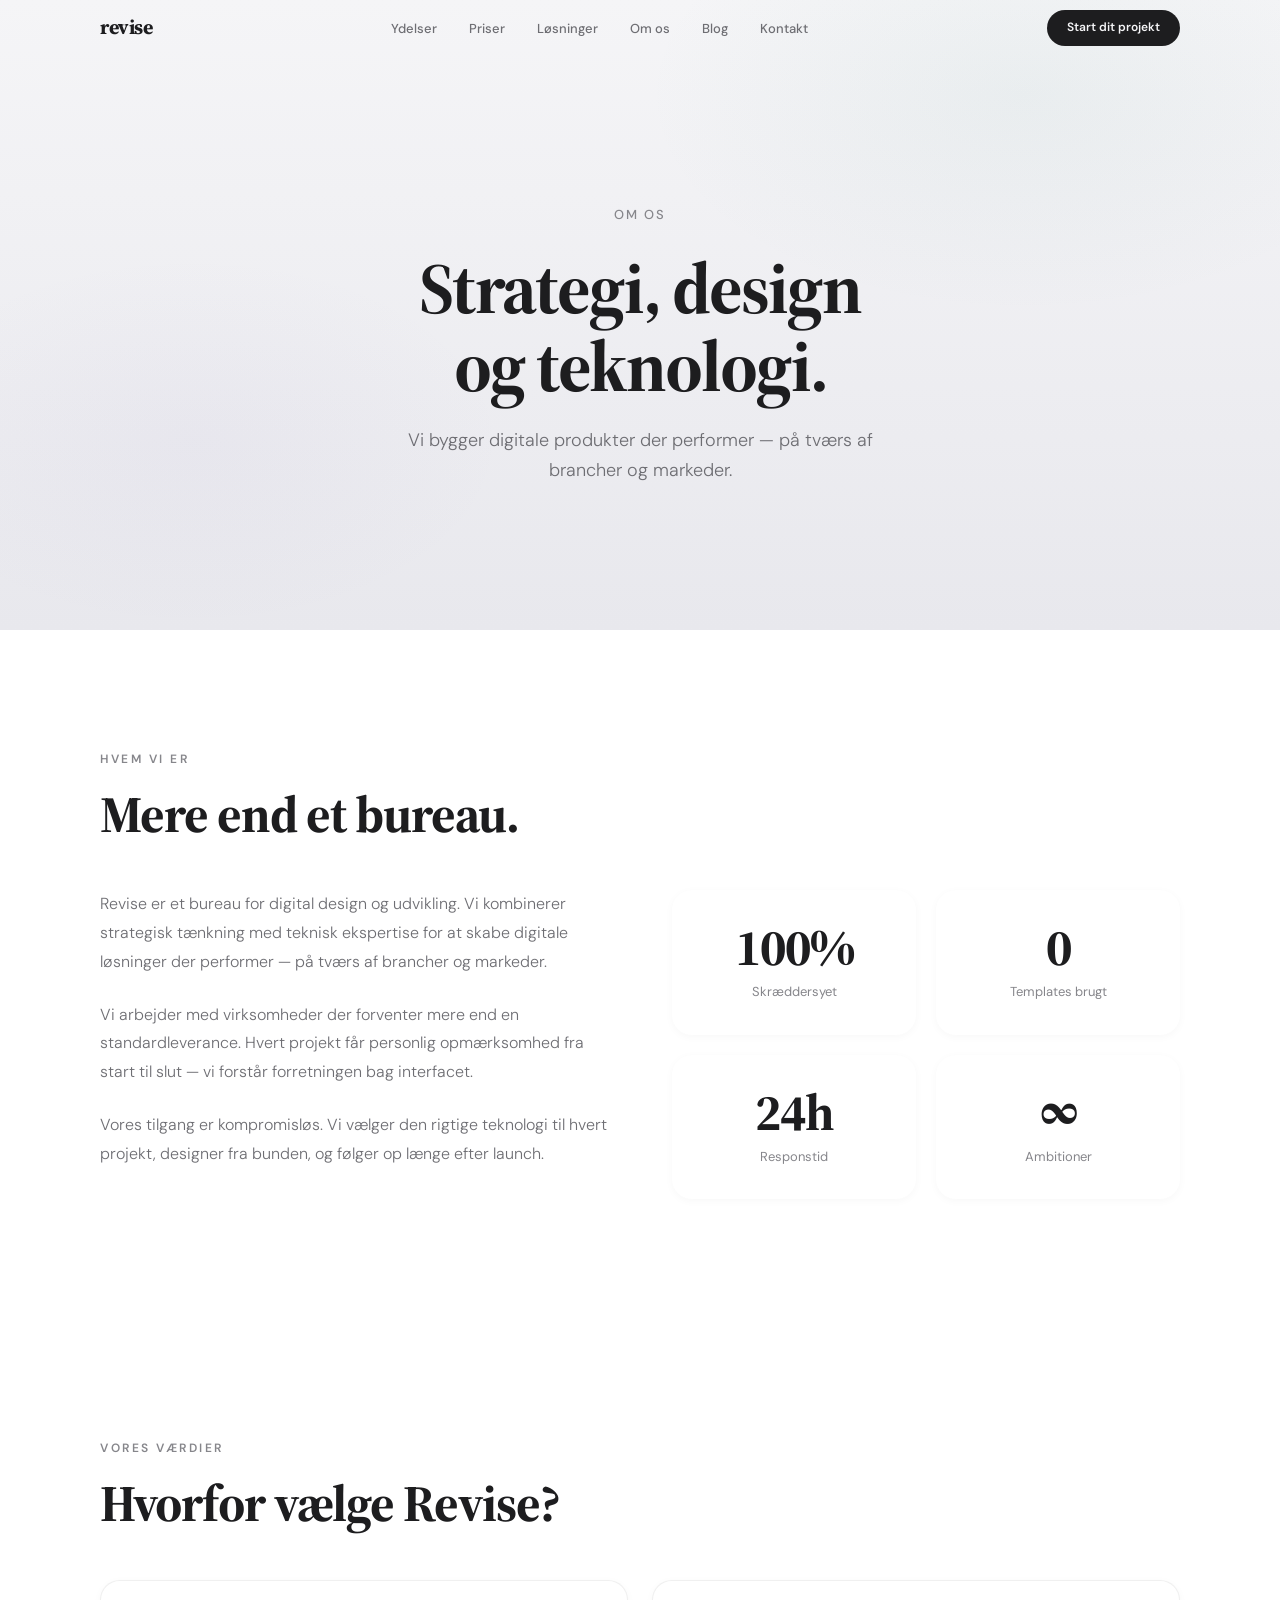
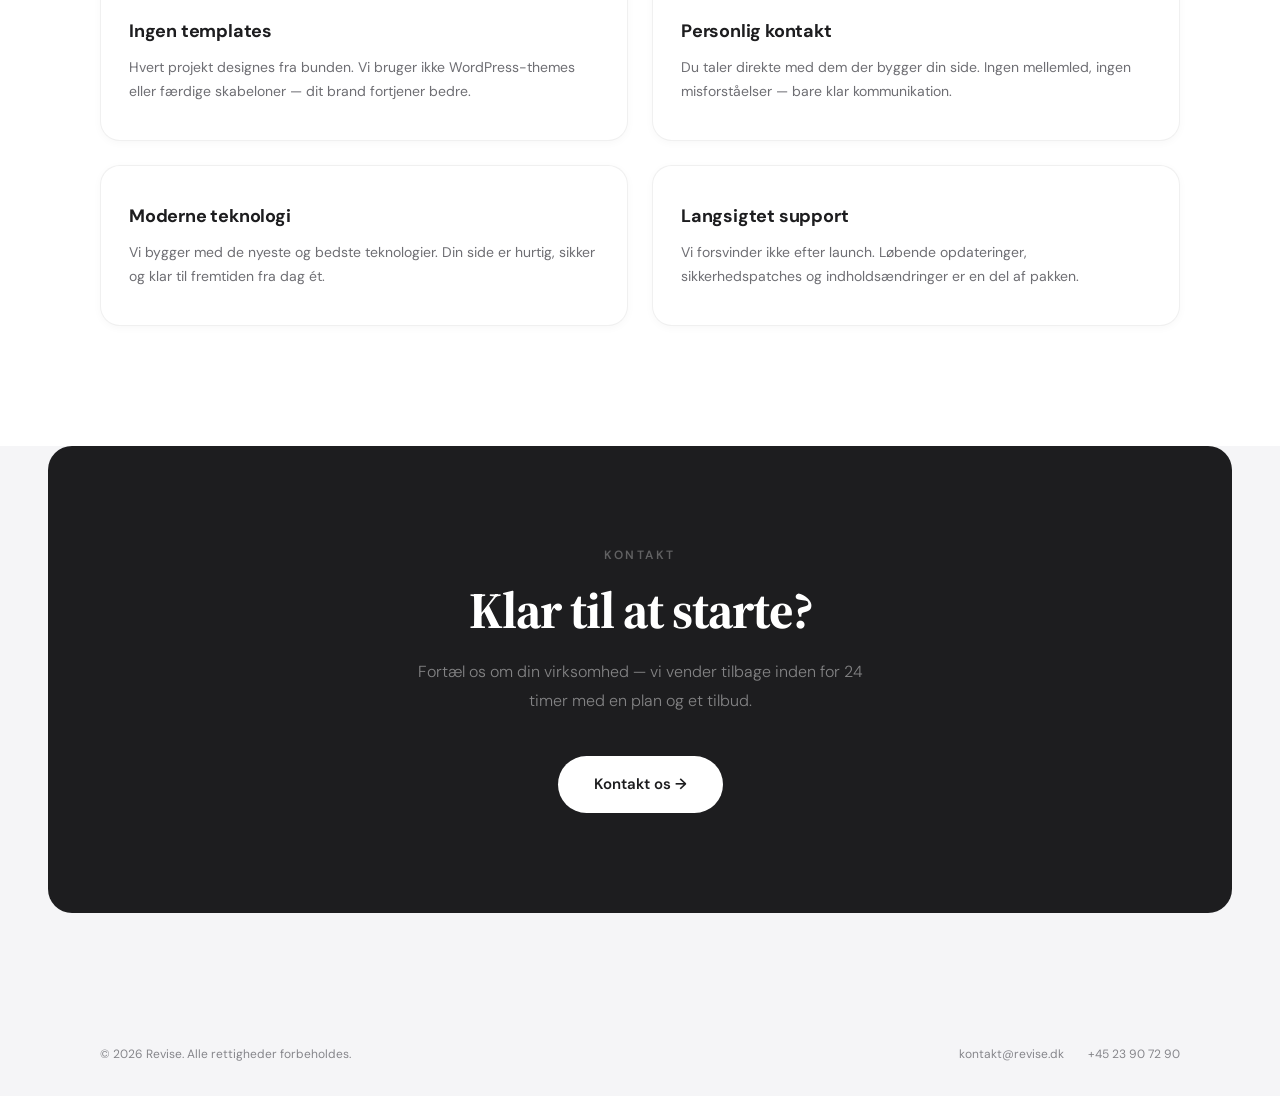
<file: om.html>
<!DOCTYPE html>
<html lang="da">
<head>
<meta charset="UTF-8">
<meta name="viewport" content="width=device-width, initial-scale=1.0">
<title>Om os &mdash; Revise</title>

<!-- Favicons -->
<link rel="icon" type="image/x-icon" href="/favicon.ico">
<link rel="icon" type="image/png" sizes="32x32" href="/assets/favicon-32.png">
<link rel="icon" type="image/png" sizes="16x16" href="/assets/favicon-16.png">
<link rel="apple-touch-icon" sizes="180x180" href="/assets/apple-touch-icon.png">

<link rel="preconnect" href="https://fonts.googleapis.com">
<link href="https://fonts.googleapis.com/css2?family=Source+Serif+4:ital,wght@0,400;0,600;0,700;1,400&family=DM+Sans:wght@300;400;500;600;700&display=swap" rel="stylesheet">
<style>
*,*::before,*::after{margin:0;padding:0;box-sizing:border-box}

:root{
  --bg:#f5f5f7;
  --bg-white:#fff;
  --bg-subtle:#eeeef0;
  --border:rgba(0,0,0,.06);
  --text:#1d1d1f;
  --text-mid:#6e6e73;
  --text-light:#86868b;
  --serif:'Source Serif 4',Georgia,serif;
  --sans:'DM Sans',-apple-system,sans-serif;
  --max:1080px;
}

html{scroll-behavior:smooth;overflow-x:hidden}
body{font-family:var(--sans);background:var(--bg);color:var(--text);line-height:1.65;-webkit-font-smoothing:antialiased;overflow-x:hidden;position:relative;width:100%}

/* ── NAV ── */
.nav{position:fixed;top:0;left:0;right:0;z-index:100;height:56px;display:flex;align-items:center;padding:0 clamp(20px,4vw,48px);transition:all .3s}
.nav.scrolled{background:rgba(245,245,247,.8);backdrop-filter:blur(20px);-webkit-backdrop-filter:blur(20px);border-bottom:1px solid var(--border)}
.nav-inner{max-width:var(--max);margin:0 auto;width:100%;display:flex;align-items:center;justify-content:space-between}
.nav-brand{font-family:var(--serif);font-size:20px;font-weight:700;color:var(--text);text-decoration:none;letter-spacing:-.5px}
.nav-links{display:flex;gap:32px;list-style:none}
.nav-links a{font-size:13px;color:var(--text-mid);text-decoration:none;font-weight:500;transition:color .2s}
.nav-links a:hover{color:var(--text)}
.nav-links a.active{color:var(--text)}
.nav-cta{background:var(--text);color:var(--bg);padding:8px 20px;border-radius:100px;font-size:12px;font-weight:600;text-decoration:none;transition:all .2s}
.nav-cta:hover{opacity:.8}

/* ── HERO ── */
.hero{min-height:70vh;display:flex;flex-direction:column;align-items:center;justify-content:center;text-align:center;padding:160px clamp(20px,4vw,48px) 100px;position:relative;background:linear-gradient(180deg,#f5f5f7 0%,#e8e8ed 100%)}
.hero::before{content:'';position:absolute;top:-20%;right:-10%;width:60%;height:70%;background:radial-gradient(ellipse,rgba(74,143,133,.06),transparent 70%);pointer-events:none}
.hero::after{content:'';position:absolute;bottom:0;left:-10%;width:50%;height:60%;background:radial-gradient(ellipse,rgba(120,100,180,.04),transparent 70%);pointer-events:none}
.hero-label{font-size:13px;font-weight:500;letter-spacing:2px;text-transform:uppercase;color:var(--text-light);margin-bottom:24px}
.hero h1{font-family:var(--serif);font-size:clamp(40px,6vw,72px);font-weight:700;line-height:1.08;letter-spacing:-2px;margin-bottom:20px;max-width:700px}
.hero-desc{font-size:18px;color:var(--text-mid);line-height:1.7;margin-bottom:0;max-width:520px;font-weight:300}

/* ── SECTION HELPERS ── */
.s-pad{padding:clamp(80px,10vw,120px) clamp(20px,4vw,48px)}
.s-inner{max-width:var(--max);margin:0 auto}
.eyebrow{font-size:12px;font-weight:600;letter-spacing:2.5px;text-transform:uppercase;color:var(--text-light);margin-bottom:16px}
.s-h2{font-family:var(--serif);font-size:clamp(32px,4vw,52px);font-weight:700;letter-spacing:-1px;line-height:1.1;margin-bottom:20px}
.s-desc{font-size:16px;line-height:1.8;color:var(--text-mid);max-width:480px;font-weight:300}

/* ── ABOUT TWO-COLUMN ── */
.about-grid{display:grid;grid-template-columns:1fr 1fr;gap:64px;margin-top:48px;align-items:start}
.about-text p{font-size:16px;line-height:1.8;color:var(--text-mid);font-weight:300;margin-bottom:24px}
.about-text p:last-child{margin-bottom:0}
.about-stats{display:grid;grid-template-columns:1fr 1fr;gap:20px}
.about-stat{background:var(--bg-white);border-radius:20px;padding:32px 24px;text-align:center;box-shadow:0 2px 8px rgba(0,0,0,.03)}
.about-stat-num{font-family:var(--serif);font-size:clamp(36px,4vw,52px);font-weight:700;color:var(--text);line-height:1;letter-spacing:-1px}
.about-stat-label{font-size:13px;color:var(--text-light);margin-top:8px;font-weight:400}

/* ── VALUES ── */
.values{background:var(--bg-white)}
.values-grid{display:grid;grid-template-columns:1fr 1fr;gap:24px;margin-top:48px}
.value-card{background:var(--bg-white);border-radius:20px;padding:36px 28px;box-shadow:0 2px 8px rgba(0,0,0,.03);border:1px solid var(--border)}
.value-card h3{font-size:18px;font-weight:700;margin-bottom:10px;letter-spacing:-.2px}
.value-card p{font-size:14px;color:var(--text-mid);line-height:1.7}

/* ── CTA ── */
.cta{background:var(--text);color:var(--bg-white);text-align:center;border-radius:24px;margin:0 clamp(20px,4vw,48px);padding:clamp(60px,8vw,100px) clamp(20px,4vw,48px)}
.cta-wrap{margin-bottom:clamp(60px,8vw,100px)}
.cta .s-h2{color:var(--bg-white)}
.cta .s-desc{color:rgba(255,255,255,.45);margin:0 auto 40px}
.btn-white{background:var(--bg-white);color:var(--text);padding:16px 36px;border-radius:100px;font-size:15px;font-weight:600;text-decoration:none;display:inline-flex;align-items:center;gap:8px;transition:all .25s}
.btn-white:hover{transform:translateY(-2px);box-shadow:0 8px 24px rgba(0,0,0,.3)}

/* ── FOOTER ── */
.footer{padding:32px clamp(20px,4vw,48px)}
.footer-inner{max-width:var(--max);margin:0 auto;display:flex;justify-content:space-between;align-items:center;flex-wrap:wrap;gap:12px}
.footer-left{font-size:12px;color:var(--text-light)}
.footer-right{display:flex;gap:24px}
.footer-right a{font-size:12px;color:var(--text-light);text-decoration:none;transition:color .2s}
.footer-right a:hover{color:var(--text)}

/* ── RESPONSIVE ── */
@media(max-width:768px){
  .nav-links{display:none}
  .about-grid{grid-template-columns:1fr;gap:40px}
  .about-stats{grid-template-columns:1fr 1fr}
  .values-grid{grid-template-columns:1fr}
  .hero h1{letter-spacing:-1px}
  .cta{margin:0 12px;border-radius:20px}
}

/* ── REVEAL ── */
.r{opacity:0;transform:translateY(20px);transition:opacity .8s cubic-bezier(.25,.1,.25,1),transform .8s cubic-bezier(.25,.1,.25,1)}
.r.v{opacity:1;transform:none}
.r-d1{transition-delay:.1s}
.r-d2{transition-delay:.2s}
.r-d3{transition-delay:.3s}
</style>
</head>
<body>

<!-- NAV -->
<nav class="nav" id="nav">
  <div class="nav-inner">
    <a href="index.html" class="nav-brand">revise</a>
    <ul class="nav-links">
      <li><a href="ydelser.html">Ydelser</a></li>
      <li><a href="priser.html">Priser</a></li>
      <li><a href="loesninger.html">L&oslash;sninger</a></li>
      <li><a href="om.html">Om os</a></li>
      <li><a href="blog/">Blog</a></li>
      <li><a href="kontakt.html">Kontakt</a></li>
    </ul>
    <a href="kontakt.html" class="nav-cta">Start dit projekt</a>
  </div>
</nav>

<!-- HERO -->
<section class="hero">
  <div class="hero-label r">Om os</div>
  <h1 class="r r-d1">Strategi, design<br>og teknologi.</h1>
  <p class="hero-desc r r-d2">Vi bygger digitale produkter der performer &mdash; p&aring; tv&aelig;rs af brancher og markeder.</p>
</section>

<!-- ABOUT -->
<section class="s-pad" style="background:var(--bg-white)">
  <div class="s-inner">
    <div class="eyebrow r">Hvem vi er</div>
    <h2 class="s-h2 r">Mere end et bureau.</h2>
    <div class="about-grid">
      <div class="about-text r">
        <p>Revise er et bureau for digital design og udvikling. Vi kombinerer strategisk t&aelig;nkning med teknisk ekspertise for at skabe digitale l&oslash;sninger der performer &mdash; p&aring; tv&aelig;rs af brancher og markeder.</p>
        <p>Vi arbejder med virksomheder der forventer mere end en standardleverance. Hvert projekt f&aring;r personlig opm&aelig;rksomhed fra start til slut &mdash; vi forst&aring;r forretningen bag interfacet.</p>
        <p>Vores tilgang er kompromisl&oslash;s. Vi v&aelig;lger den rigtige teknologi til hvert projekt, designer fra bunden, og f&oslash;lger op l&aelig;nge efter launch.</p>
      </div>
      <div class="about-stats r r-d1">
        <div class="about-stat">
          <div class="about-stat-num">100%</div>
          <div class="about-stat-label">Skr&aelig;ddersyet</div>
        </div>
        <div class="about-stat">
          <div class="about-stat-num">0</div>
          <div class="about-stat-label">Templates brugt</div>
        </div>
        <div class="about-stat">
          <div class="about-stat-num">24h</div>
          <div class="about-stat-label">Responstid</div>
        </div>
        <div class="about-stat">
          <div class="about-stat-num">&infin;</div>
          <div class="about-stat-label">Ambitioner</div>
        </div>
      </div>
    </div>
  </div>
</section>

<!-- VALUES -->
<section class="values s-pad">
  <div class="s-inner">
    <div class="eyebrow r">Vores v&aelig;rdier</div>
    <h2 class="s-h2 r">Hvorfor v&aelig;lge Revise?</h2>
    <div class="values-grid">
      <div class="value-card r">
        <h3>Ingen templates</h3>
        <p>Hvert projekt designes fra bunden. Vi bruger ikke WordPress-themes eller f&aelig;rdige skabeloner &mdash; dit brand fortjener bedre.</p>
      </div>
      <div class="value-card r r-d1">
        <h3>Personlig kontakt</h3>
        <p>Du taler direkte med dem der bygger din side. Ingen mellemled, ingen misforst&aring;elser &mdash; bare klar kommunikation.</p>
      </div>
      <div class="value-card r r-d2">
        <h3>Moderne teknologi</h3>
        <p>Vi bygger med de nyeste og bedste teknologier. Din side er hurtig, sikker og klar til fremtiden fra dag &eacute;t.</p>
      </div>
      <div class="value-card r r-d3">
        <h3>Langsigtet support</h3>
        <p>Vi forsvinder ikke efter launch. L&oslash;bende opdateringer, sikkerhedspatches og indholds&aelig;ndringer er en del af pakken.</p>
      </div>
    </div>
  </div>
</section>

<!-- CTA -->
<div class="cta-wrap">
<section class="cta">
  <div class="eyebrow r" style="color:rgba(255,255,255,.3)">Kontakt</div>
  <h2 class="s-h2 r">Klar til at starte?</h2>
  <p class="s-desc r" style="color:rgba(255,255,255,.45);margin:0 auto 40px">Fort&aelig;l os om din virksomhed &mdash; vi vender tilbage inden for 24 timer med en plan og et tilbud.</p>
  <a href="kontakt.html" class="btn-white r">Kontakt os &rarr;</a>
</section>
</div>

<!-- FOOTER -->
<footer class="footer">
  <div class="footer-inner">
    <div class="footer-left">&copy; 2026 Revise. Alle rettigheder forbeholdes.</div>
    <div class="footer-right">
      <a href="mailto:kontakt@revise.dk">kontakt@revise.dk</a>
      <a href="tel:+4523907290">+45 23 90 72 90</a>
    </div>
  </div>
</footer>

<script>
// Nav blur
var nav=document.getElementById('nav');
window.addEventListener('scroll',function(){nav.classList.toggle('scrolled',window.scrollY>40)});

// Reveal on scroll
var ro=new IntersectionObserver(function(entries){
  entries.forEach(function(e){if(e.isIntersecting){e.target.classList.add('v');ro.unobserve(e.target)}});
},{threshold:.08,rootMargin:'0px 0px -60px 0px'});
document.querySelectorAll('.r').forEach(function(el){ro.observe(el)});
</script>
</body>
</html>
</file>
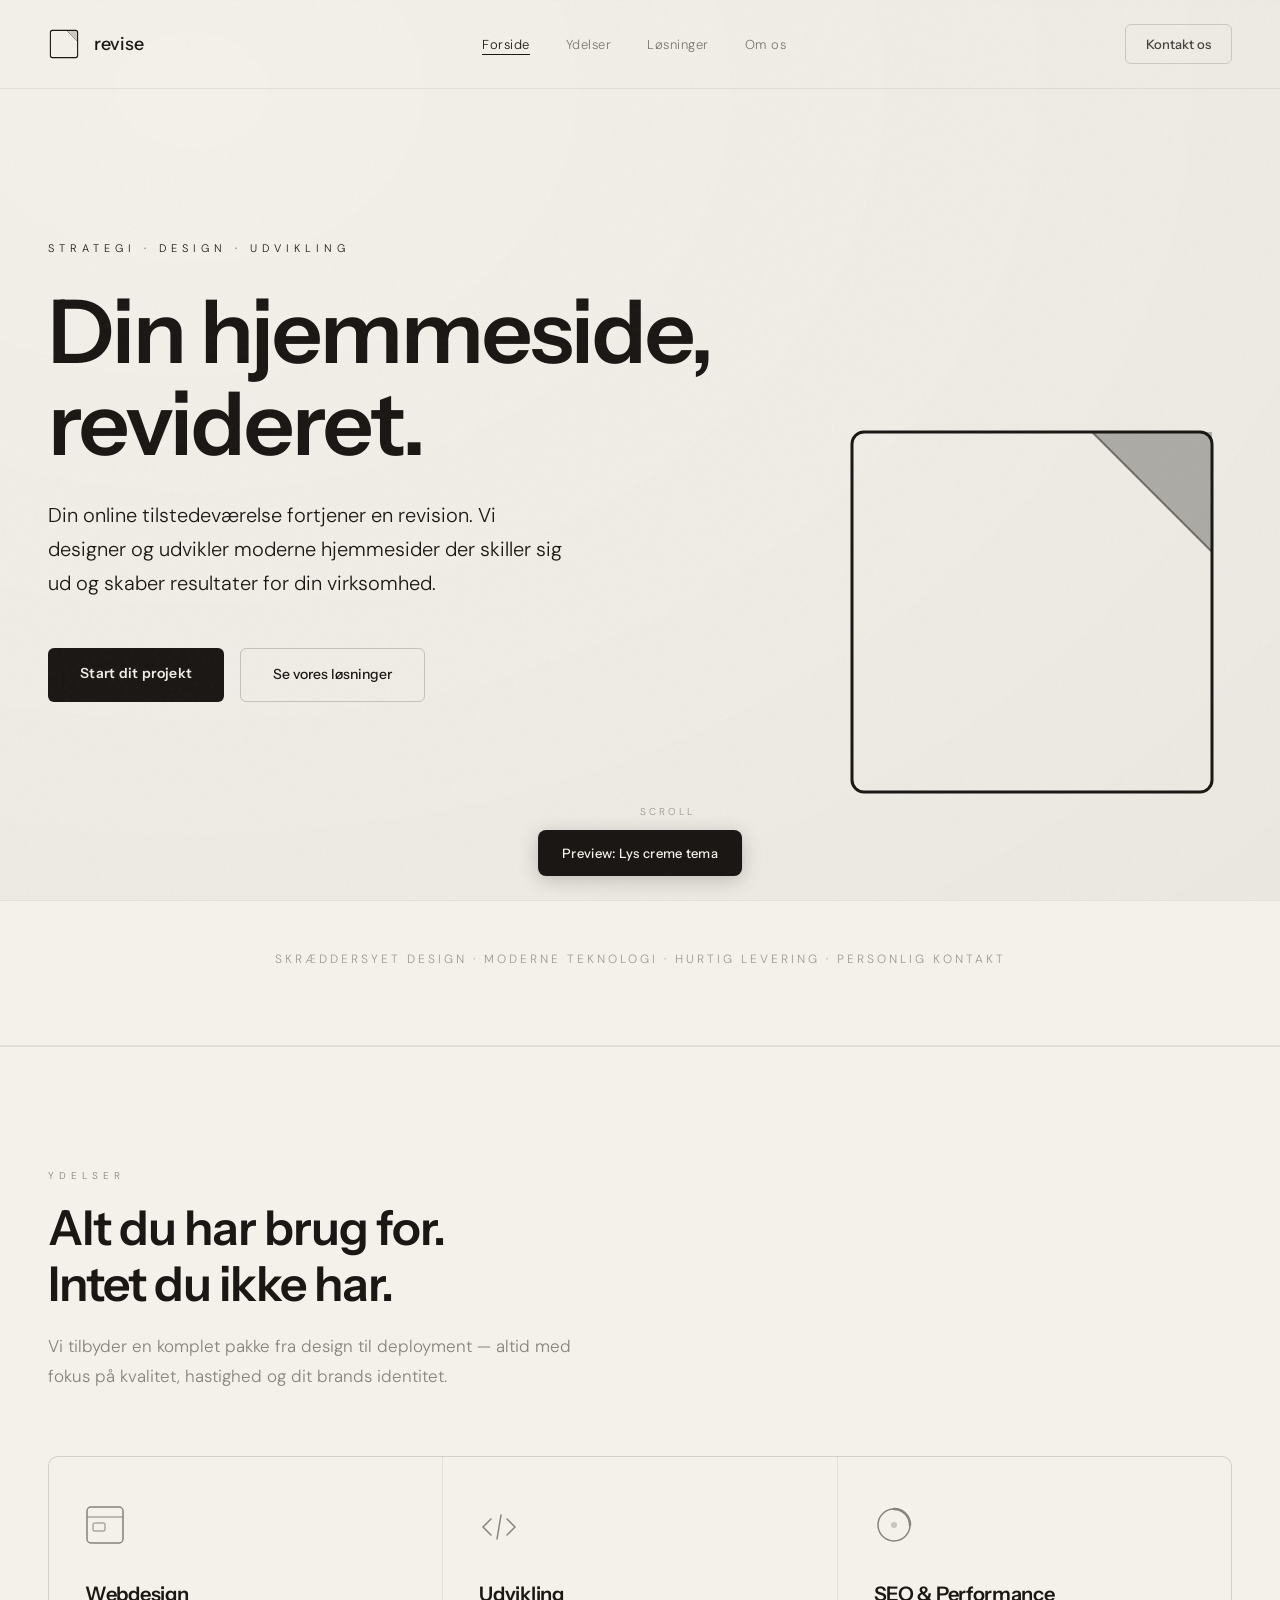
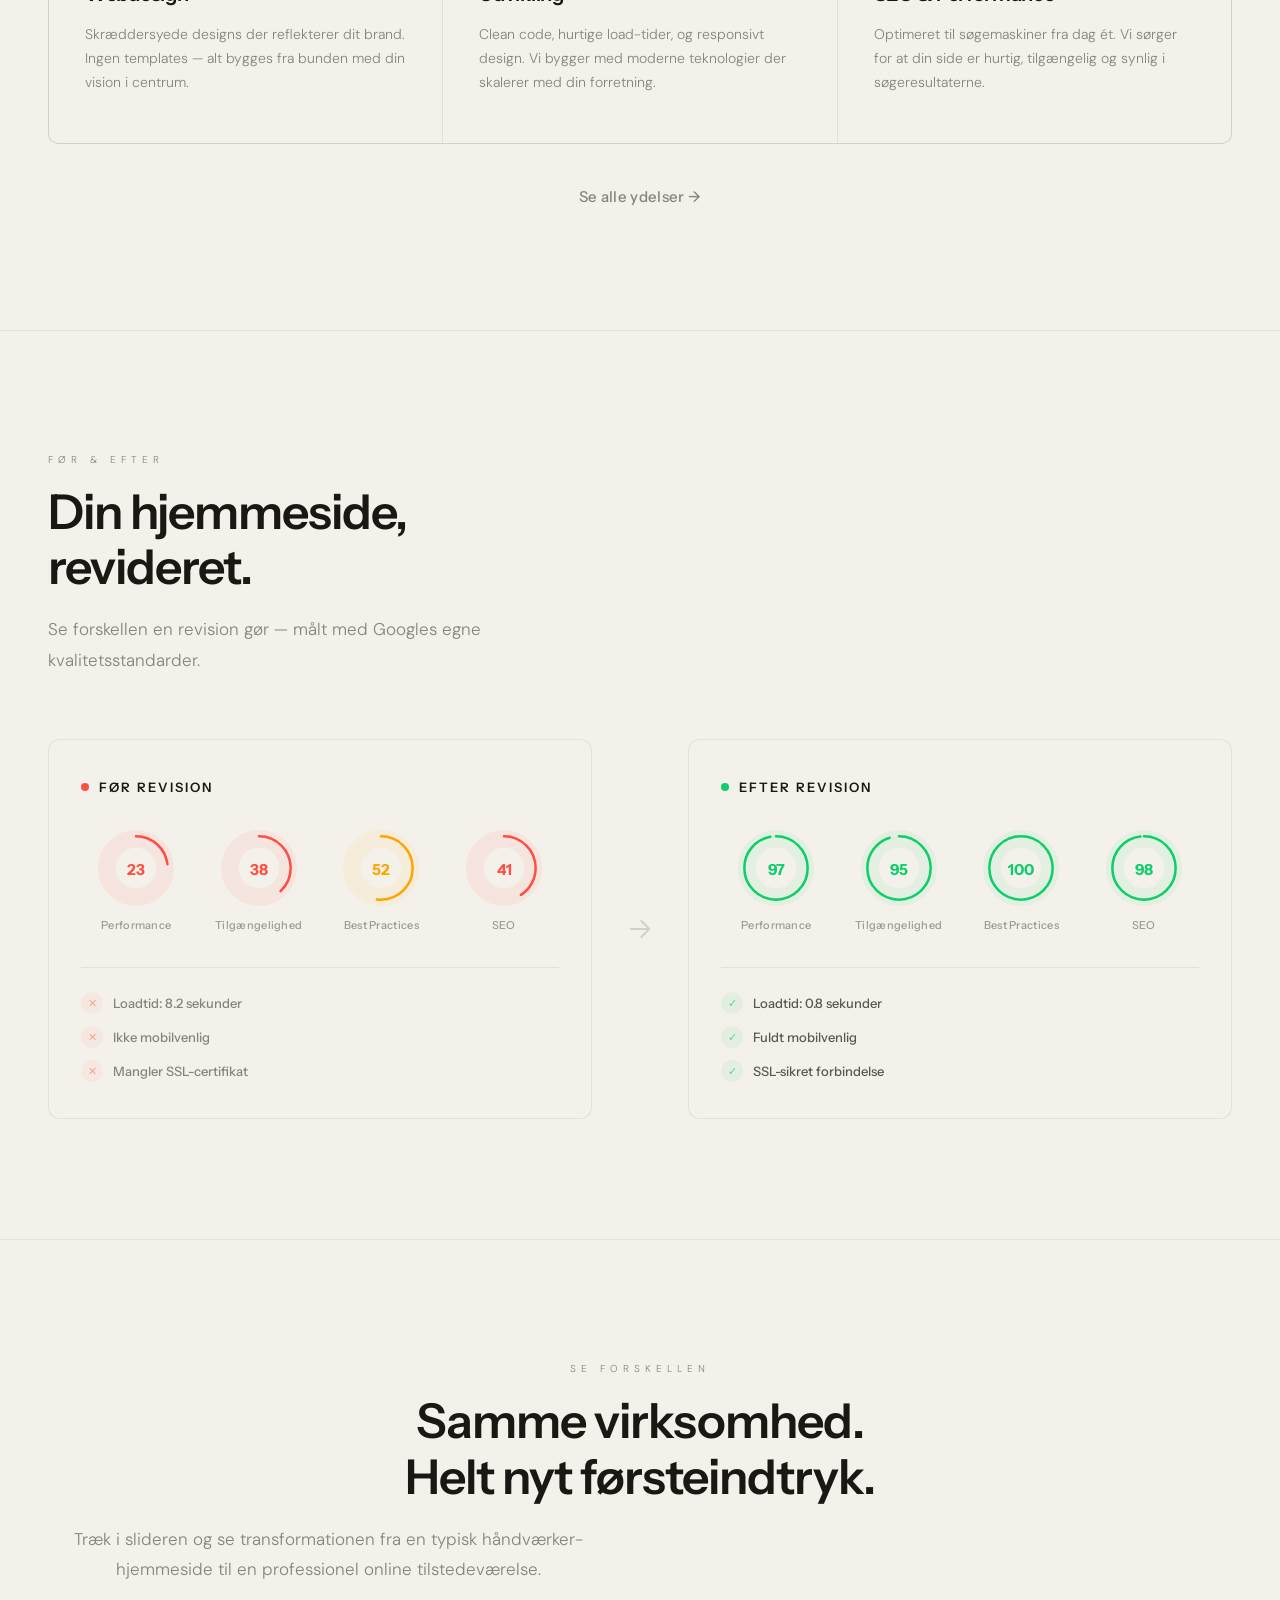
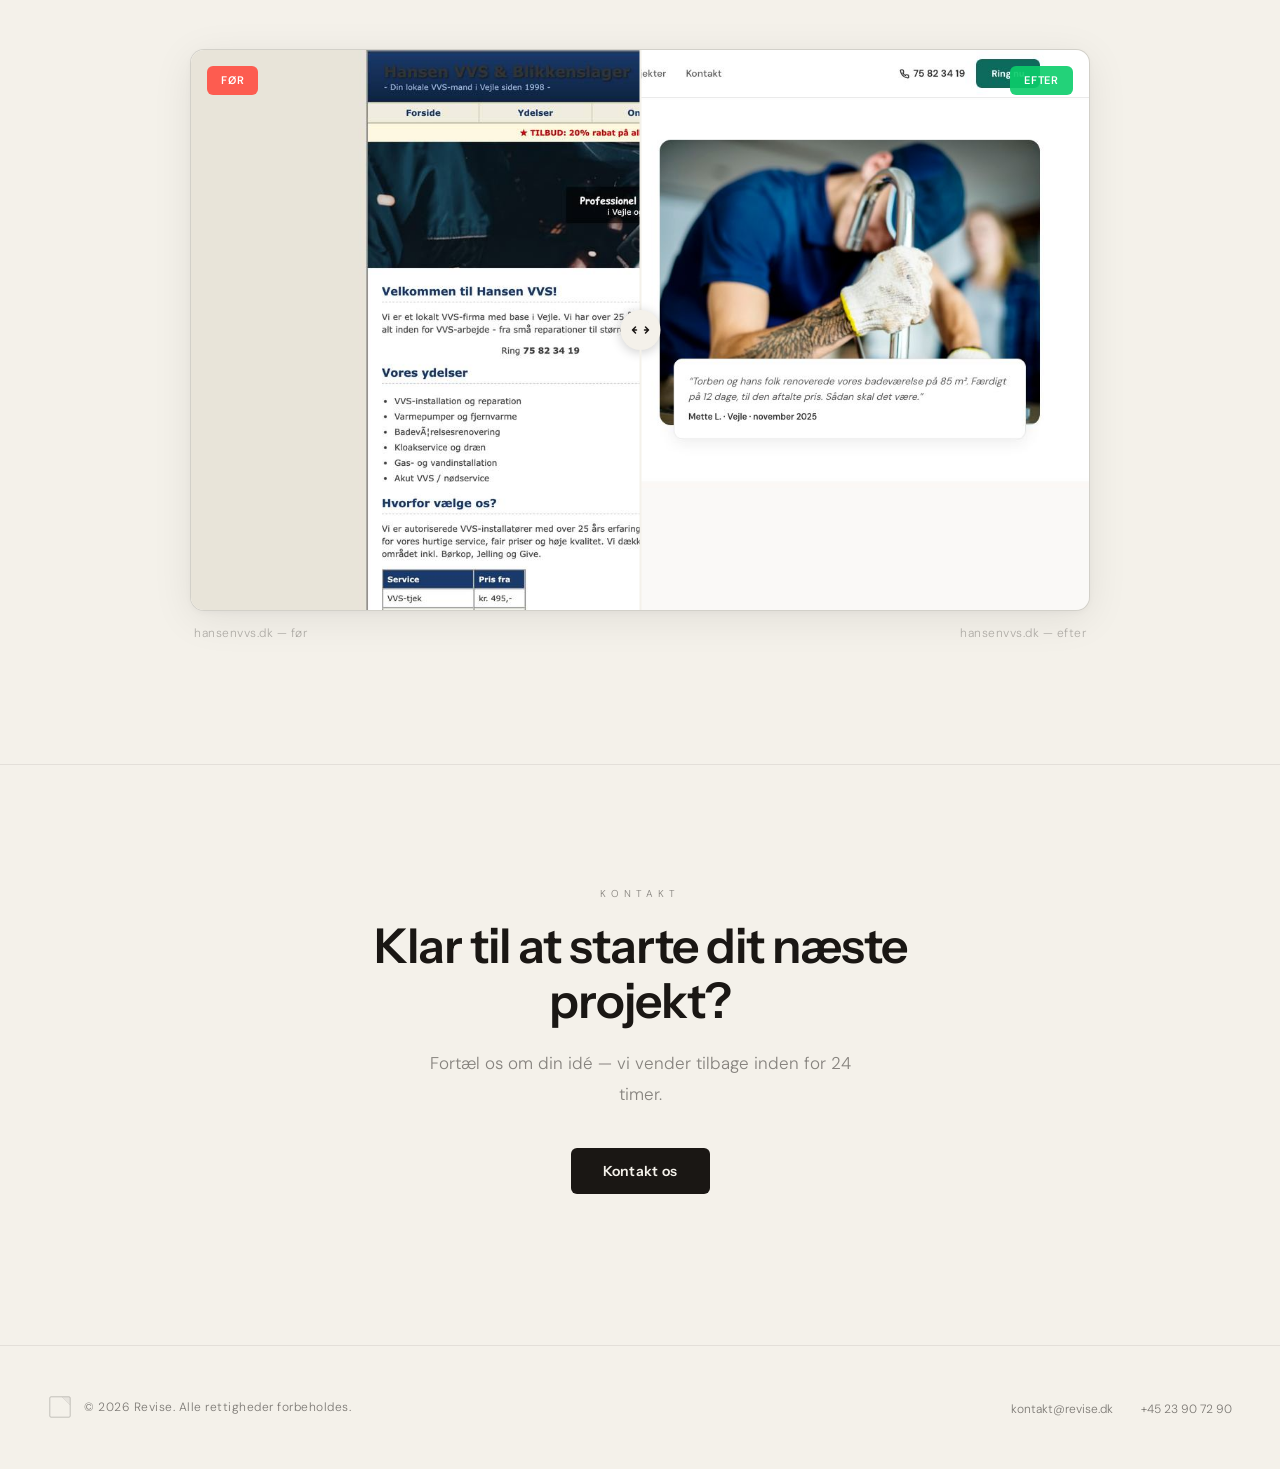
<file: preview-light.html>
<!DOCTYPE html>
<html lang="da">
<head>
<meta charset="UTF-8">
<meta name="viewport" content="width=device-width, initial-scale=1.0">
<title>PREVIEW — Revise (Lys creme tema)</title>
<link rel="preconnect" href="https://fonts.googleapis.com">
<link rel="preconnect" href="https://fonts.gstatic.com" crossorigin>
<link href="https://fonts.googleapis.com/css2?family=Instrument+Sans:wght@400;500;600;700&family=DM+Sans:wght@300;400;500&display=swap" rel="stylesheet">
<link rel="stylesheet" href="styles.css">
<style>
  /* ═══ LIGHT CREAM THEME OVERRIDE ═══ */
  :root {
    --bg: #f4f1ea !important;
    --fg: #1a1714 !important;
    --fg-muted: rgba(26,23,20,0.4) !important;
    --fg-faint: rgba(26,23,20,0.08) !important;
    --fg-subtle: rgba(26,23,20,0.15) !important;
    --accent: #1a1714 !important;
  }

  html { background: #f4f1ea !important; color: #1a1714 !important; }

  /* Noise grain texture */
  body::before {
    content: '';
    position: fixed;
    inset: 0;
    pointer-events: none;
    z-index: 9998;
    opacity: 0.03;
    background-image: url("data:image/svg+xml,%3Csvg viewBox='0 0 256 256' xmlns='http://www.w3.org/2000/svg'%3E%3Cfilter id='n'%3E%3CfeTurbulence type='fractalNoise' baseFrequency='0.9' numOctaves='4' stitchTiles='stitch'/%3E%3C/filter%3E%3Crect width='100%25' height='100%25' filter='url(%23n)' opacity='1'/%3E%3C/svg%3E");
  }

  /* Subtle vignette gradient */
  body::after {
    content: '';
    position: fixed;
    inset: 0;
    pointer-events: none;
    z-index: 9997;
    background: radial-gradient(ellipse at 15% 10%, rgba(26,23,20,0) 0%, rgba(26,23,20,0.04) 100%);
  }

  /* Nav */
  nav { background: rgba(244,241,234,0.85) !important; border-bottom-color: rgba(26,23,20,0.08) !important; }
  nav.scrolled { background: rgba(244,241,234,0.95) !important; }
  .nav-logo svg rect, .nav-logo svg line { stroke: #1a1714 !important; }
  .nav-logo svg polygon { fill: #1a1714 !important; }
  .mobile-menu { background: rgba(244,241,234,0.97) !important; }
  .mobile-toggle span { background: var(--fg) !important; }

  /* Loader */
  .loader { background: #f4f1ea !important; }
  .loader svg rect, .loader svg line { stroke: #1a1714 !important; }
  .loader svg polygon { fill: #1a1714 !important; }

  /* Hero fold SVG */
  .hero-fold svg rect, .hero-fold svg line { stroke: #1a1714 !important; }
  .hero-fold svg polygon { fill: #1a1714 !important; }

  /* Footer SVG */
  footer svg rect, footer svg line { stroke: #1a1714 !important; }
  footer svg polygon { fill: #1a1714 !important; }

  /* Buttons */
  .btn-primary { background: #1a1714 !important; color: #f4f1ea !important; }
  .btn-secondary { border-color: rgba(26,23,20,0.2) !important; color: #1a1714 !important; }
  .nav-cta { border-color: rgba(26,23,20,0.2) !important; color: #1a1714 !important; }
  .nav-cta:hover { background: #1a1714 !important; color: #f4f1ea !important; }

  /* Service cards */
  .service-card { background: #f4f1ea !important; }
  .service-card:hover { background: rgba(26,23,20,0.02) !important; }
  .service-card::after { background: radial-gradient(500px circle at var(--mx) var(--my), rgba(26,23,20,0.03), transparent 40%) !important; }

  /* Compare cards */
  .compare-card { background: #f4f1ea !important; border-color: rgba(26,23,20,0.08) !important; }
  .gauge-bg { stroke: rgba(26,23,20,0.08) !important; }

  /* Device mockups — keep dark (they represent a website) */
  .laptop-screen, .phone-frame { background: #111 !important; border-color: rgba(26,23,20,0.15) !important; }
  .laptop-base { background: linear-gradient(180deg, rgba(26,23,20,0.08) 0%, rgba(26,23,20,0.03) 100%) !important; border-color: rgba(26,23,20,0.06) !important; }
  .mock-screen { background: #0d0d0d !important; }

  /* Slider */
  .slider-handle .slider-line { background: #f4f1ea !important; }
  .slider-grip { background: #f4f1ea !important; color: #1a1714 !important; }

  /* Proof strip */
  .proof-strip p { opacity: 0.4 !important; }

  /* Pricing */
  .pricing-card { background: #f4f1ea !important; }
  .pricing-card.featured { background: rgba(26,23,20,0.03) !important; }
  .pricing-card.featured .pricing-cta { background: #1a1714 !important; color: #f4f1ea !important; border-color: #1a1714 !important; }
  .pricing-cta:hover { background: #1a1714 !important; color: #f4f1ea !important; }

  /* Form */
  .form-group select, .form-group input, .form-group textarea {
    background: rgba(26,23,20,0.03) !important;
    border-color: rgba(26,23,20,0.15) !important;
    color: #1a1714 !important;
  }
  .form-group select:focus, .form-group input:focus, .form-group textarea:focus {
    border-color: rgba(26,23,20,0.3) !important;
    background: rgba(26,23,20,0.05) !important;
  }
  .form-group input::placeholder, .form-group textarea::placeholder { color: #1a1714 !important; opacity: 0.25 !important; }
  .form-group select option { background: #f4f1ea !important; color: #1a1714 !important; }

  /* Inline color fixes for slider caption */
  .slider-caption span { color: rgba(26,23,20,0.3) !important; }

  /* Selection */
  ::selection { background: rgba(26,23,20,0.12) !important; }

  /* Scroll hint */
  .scroll-hint .arrow-down::after { background: #1a1714 !important; }

  /* Platform cards */
  .platform-card { background: #f4f1ea !important; border-color: rgba(26,23,20,0.08) !important; }

  /* Preview banner */
  .preview-banner {
    position: fixed;
    bottom: 24px;
    left: 50%;
    transform: translateX(-50%);
    z-index: 9999;
    background: #1a1714;
    color: #f4f1ea;
    font-family: 'Instrument Sans', sans-serif;
    font-size: 13px;
    font-weight: 500;
    padding: 12px 24px;
    border-radius: 8px;
    box-shadow: 0 4px 20px rgba(0,0,0,0.2);
    letter-spacing: 0.3px;
  }

  /* Hero specific */
  .hero-overline { animation: fadeUp 0.9s ease 0.2s both; }
  .hero h1 { animation: fadeUp 0.9s ease 0.55s both; }
  .hero-sub { animation: fadeUp 0.9s ease 0.9s both; }
  .hero-cta-row { animation: fadeUp 0.9s ease 1.2s both; }
  .hero-fold { animation: fadeIn 1.5s ease 0.6s both; }
  .hero {
    min-height: 100vh;
    display: flex;
    flex-direction: column;
    justify-content: center;
    padding: 160px 48px 120px;
    position: relative;
  }
  .hero-overline {
    font-size: 11px;
    letter-spacing: 5px;
    text-transform: uppercase;
    opacity: 0.4;
    margin-bottom: 28px;
  }
  .hero h1 {
    font-family: var(--font-display);
    font-weight: 600;
    font-size: clamp(42px, 7vw, 88px);
    line-height: 1.05;
    letter-spacing: -2px;
    max-width: 900px;
  }
  .hero-sub {
    font-size: clamp(16px, 2vw, 20px);
    opacity: 0.4;
    max-width: 520px;
    margin-top: 28px;
    line-height: 1.7;
  }
  .hero-cta-row { display: flex; gap: 16px; margin-top: 48px; }
  .hero-fold { position: absolute; right: 48px; bottom: 80px; opacity: 0.04; }
  .section-more {
    display: inline-block;
    margin-top: 40px;
    font-family: var(--font-display);
    font-weight: 500;
    font-size: 15px;
    color: var(--fg);
    opacity: 0.5;
    text-decoration: none;
    transition: opacity 0.3s ease;
    letter-spacing: 0.3px;
  }
  .section-more:hover { opacity: 1; }
  @media (max-width: 768px) {
    .hero { padding: 140px 24px 80px; }
    .hero-fold { display: none; }
    .hero-cta-row { flex-direction: column; }
    .btn-primary, .btn-secondary { text-align: center; }
  }
</style>
</head>
<body>

<div class="preview-banner">Preview: Lys creme tema</div>

<!-- Page load animation -->
<div class="loader" id="loader" aria-hidden="true">
  <svg viewBox="0 0 80 80" xmlns="http://www.w3.org/2000/svg">
    <rect x="6" y="6" width="68" height="68" fill="none" stroke="#1a1714" stroke-width="2.8" rx="5"/>
    <polygon points="74,6 74,34 46,6" fill="#1a1714" opacity="0.18"/>
    <line x1="46" y1="6" x2="74" y2="34" stroke="#1a1714" stroke-width="2" opacity="0.45"/>
  </svg>
</div>

<nav>
  <a href="preview-light.html" class="nav-logo">
    <svg viewBox="0 0 80 80" xmlns="http://www.w3.org/2000/svg">
      <rect x="6" y="6" width="68" height="68" fill="none" stroke="#1a1714" stroke-width="2.8" rx="5"/>
      <polygon points="74,6 74,34 46,6" fill="#1a1714" opacity="0.18"/>
      <line x1="46" y1="6" x2="74" y2="34" stroke="#1a1714" stroke-width="2" opacity="0.45"/>
    </svg>
    <span>revise</span>
  </a>
  <ul class="nav-links">
    <li><a href="preview-light.html" class="current">Forside</a></li>
    <li><a href="ydelser.html">Ydelser</a></li>
    <li><a href="loesninger.html">L&oslash;sninger</a></li>
    <li><a href="om.html">Om os</a></li>
  </ul>
  <a href="kontakt.html" class="nav-cta">Kontakt os</a>
  <button class="mobile-toggle" aria-label="Abn menu"><span></span><span></span><span></span></button>
</nav>

<div class="mobile-menu" id="mobileMenu">
  <a href="preview-light.html" onclick="closeMenu()">Forside</a>
  <a href="ydelser.html" onclick="closeMenu()">Ydelser</a>
  <a href="loesninger.html" onclick="closeMenu()">L&oslash;sninger</a>
  <a href="om.html" onclick="closeMenu()">Om os</a>
  <a href="kontakt.html" class="mobile-cta" onclick="closeMenu()">Kontakt os</a>
</div>

<main>
<section class="hero">
  <p class="hero-overline">Strategi &middot; Design &middot; Udvikling</p>
  <h1>Din hjemmeside,<br>revideret.</h1>
  <p class="hero-sub">Din online tilstedev&aelig;relse fortjener en revision. Vi designer og udvikler moderne hjemmesider der skiller sig ud og skaber resultater for din virksomhed.</p>
  <div class="hero-cta-row">
    <a href="kontakt.html" class="btn-primary">Start dit projekt</a>
    <a href="loesninger.html" class="btn-secondary">Se vores l&oslash;sninger</a>
  </div>
  <div class="scroll-hint" aria-hidden="true">
    <span>Scroll</span>
    <div class="arrow-down"></div>
  </div>
  <div class="hero-fold">
    <svg viewBox="0 0 400 400" width="400" xmlns="http://www.w3.org/2000/svg">
      <rect x="20" y="20" width="360" height="360" fill="none" stroke="#1a1714" stroke-width="3" rx="12"/>
      <polygon points="380,20 380,140 260,20" fill="#1a1714" opacity="0.3"/>
      <line x1="260" y1="20" x2="380" y2="140" stroke="#1a1714" stroke-width="2" opacity="0.5"/>
    </svg>
  </div>
</section>

<div class="proof-strip">
  <p>Skr&aelig;ddersyet design &middot; Moderne teknologi &middot; Hurtig levering &middot; Personlig kontakt</p>
</div>

<section>
  <div class="reveal">
    <p class="section-label">Ydelser</p>
    <h2 class="section-title">Alt du har brug for.<br>Intet du ikke har.</h2>
    <p class="section-desc">Vi tilbyder en komplet pakke fra design til deployment — altid med fokus p&aring; kvalitet, hastighed og dit brands identitet.</p>
  </div>
  <div class="services-grid reveal">
    <div class="service-card">
      <svg class="service-icon" viewBox="0 0 40 40"><rect x="2" y="2" width="36" height="36" fill="none" stroke="currentColor" stroke-width="1.5" rx="4"/><line x1="2" y1="12" x2="38" y2="12" stroke="currentColor" stroke-width="1"/><rect x="8" y="18" width="12" height="8" fill="none" stroke="currentColor" stroke-width="1" rx="1"/></svg>
      <h3>Webdesign</h3>
      <p>Skr&aelig;ddersyede designs der reflekterer dit brand. Ingen templates — alt bygges fra bunden med din vision i centrum.</p>
    </div>
    <div class="service-card">
      <svg class="service-icon" viewBox="0 0 40 40"><polyline points="12,14 4,22 12,30" fill="none" stroke="currentColor" stroke-width="1.5" stroke-linecap="round"/><polyline points="28,14 36,22 28,30" fill="none" stroke="currentColor" stroke-width="1.5" stroke-linecap="round"/><line x1="22" y1="10" x2="18" y2="34" stroke="currentColor" stroke-width="1.5" stroke-linecap="round"/></svg>
      <h3>Udvikling</h3>
      <p>Clean code, hurtige load-tider, og responsivt design. Vi bygger med moderne teknologier der skalerer med din forretning.</p>
    </div>
    <div class="service-card">
      <svg class="service-icon" viewBox="0 0 40 40"><circle cx="20" cy="20" r="16" fill="none" stroke="currentColor" stroke-width="1.5"/><path d="M20,4 A16,16 0 0,1 36,20" fill="none" stroke="currentColor" stroke-width="2.5" stroke-linecap="round"/><circle cx="20" cy="20" r="3" fill="currentColor" opacity="0.4"/></svg>
      <h3>SEO &amp; Performance</h3>
      <p>Optimeret til s&oslash;gemaskiner fra dag &eacute;t. Vi s&oslash;rger for at din side er hurtig, tilg&aelig;ngelig og synlig i s&oslash;geresultaterne.</p>
    </div>
  </div>
  <div class="reveal" style="text-align:center;">
    <a href="ydelser.html" class="section-more">Se alle ydelser &rarr;</a>
  </div>
</section>

<section>
  <div class="reveal">
    <p class="section-label">F&oslash;r &amp; efter</p>
    <h2 class="section-title">Din hjemmeside,<br>revideret.</h2>
    <p class="section-desc">Se forskellen en revision g&oslash;r — m&aring;lt med Googles egne kvalitetsstandarder.</p>
  </div>
  <div class="compare reveal" id="compareSection">
    <div class="compare-card compare-before">
      <div class="compare-label"><span class="dot"></span> F&oslash;r revision</div>
      <div class="gauges">
        <div class="gauge-item"><div class="gauge-wrap"><svg class="gauge" viewBox="0 0 120 120"><circle class="gauge-tint red" cx="60" cy="60" r="46"/><circle class="gauge-bg" cx="60" cy="60" r="50"/><circle class="gauge-fill red" cx="60" cy="60" r="50" stroke-dasharray="314.2" stroke-dashoffset="314.2" data-score="23"/><text class="gauge-score red" x="60" y="62" data-score="23">0</text></svg></div><span class="gauge-label">Performance</span></div>
        <div class="gauge-item"><div class="gauge-wrap"><svg class="gauge" viewBox="0 0 120 120"><circle class="gauge-tint red" cx="60" cy="60" r="46"/><circle class="gauge-bg" cx="60" cy="60" r="50"/><circle class="gauge-fill red" cx="60" cy="60" r="50" stroke-dasharray="314.2" stroke-dashoffset="314.2" data-score="38"/><text class="gauge-score red" x="60" y="62" data-score="38">0</text></svg></div><span class="gauge-label">Tilg&aelig;ngelighed</span></div>
        <div class="gauge-item"><div class="gauge-wrap"><svg class="gauge" viewBox="0 0 120 120"><circle class="gauge-tint orange" cx="60" cy="60" r="46"/><circle class="gauge-bg" cx="60" cy="60" r="50"/><circle class="gauge-fill orange" cx="60" cy="60" r="50" stroke-dasharray="314.2" stroke-dashoffset="314.2" data-score="52"/><text class="gauge-score orange" x="60" y="62" data-score="52">0</text></svg></div><span class="gauge-label">Best Practices</span></div>
        <div class="gauge-item"><div class="gauge-wrap"><svg class="gauge" viewBox="0 0 120 120"><circle class="gauge-tint red" cx="60" cy="60" r="46"/><circle class="gauge-bg" cx="60" cy="60" r="50"/><circle class="gauge-fill red" cx="60" cy="60" r="50" stroke-dasharray="314.2" stroke-dashoffset="314.2" data-score="41"/><text class="gauge-score red" x="60" y="62" data-score="41">0</text></svg></div><span class="gauge-label">SEO</span></div>
      </div>
      <div class="compare-extras">
        <div class="extra"><span class="extra-icon">&#10005;</span> Loadtid: 8.2 sekunder</div>
        <div class="extra"><span class="extra-icon">&#10005;</span> Ikke mobilvenlig</div>
        <div class="extra"><span class="extra-icon">&#10005;</span> Mangler SSL-certifikat</div>
      </div>
    </div>
    <div class="compare-arrow"><svg viewBox="0 0 24 24" fill="none"><path d="M5 12h14M13 6l6 6-6 6" stroke="currentColor" stroke-width="1.5" stroke-linecap="round" stroke-linejoin="round"/></svg></div>
    <div class="compare-card compare-after">
      <div class="compare-label"><span class="dot"></span> Efter revision</div>
      <div class="gauges">
        <div class="gauge-item"><div class="gauge-wrap"><svg class="gauge" viewBox="0 0 120 120"><circle class="gauge-tint green" cx="60" cy="60" r="46"/><circle class="gauge-bg" cx="60" cy="60" r="50"/><circle class="gauge-fill green" cx="60" cy="60" r="50" stroke-dasharray="314.2" stroke-dashoffset="314.2" data-score="97"/><text class="gauge-score green" x="60" y="62" data-score="97">0</text></svg></div><span class="gauge-label">Performance</span></div>
        <div class="gauge-item"><div class="gauge-wrap"><svg class="gauge" viewBox="0 0 120 120"><circle class="gauge-tint green" cx="60" cy="60" r="46"/><circle class="gauge-bg" cx="60" cy="60" r="50"/><circle class="gauge-fill green" cx="60" cy="60" r="50" stroke-dasharray="314.2" stroke-dashoffset="314.2" data-score="95"/><text class="gauge-score green" x="60" y="62" data-score="95">0</text></svg></div><span class="gauge-label">Tilg&aelig;ngelighed</span></div>
        <div class="gauge-item"><div class="gauge-wrap"><svg class="gauge" viewBox="0 0 120 120"><circle class="gauge-tint green" cx="60" cy="60" r="46"/><circle class="gauge-bg" cx="60" cy="60" r="50"/><circle class="gauge-fill green" cx="60" cy="60" r="50" stroke-dasharray="314.2" stroke-dashoffset="314.2" data-score="100"/><text class="gauge-score green" x="60" y="62" data-score="100">0</text></svg></div><span class="gauge-label">Best Practices</span></div>
        <div class="gauge-item"><div class="gauge-wrap"><svg class="gauge" viewBox="0 0 120 120"><circle class="gauge-tint green" cx="60" cy="60" r="46"/><circle class="gauge-bg" cx="60" cy="60" r="50"/><circle class="gauge-fill green" cx="60" cy="60" r="50" stroke-dasharray="314.2" stroke-dashoffset="314.2" data-score="98"/><text class="gauge-score green" x="60" y="62" data-score="98">0</text></svg></div><span class="gauge-label">SEO</span></div>
      </div>
      <div class="compare-extras">
        <div class="extra"><span class="extra-icon">&#10003;</span> Loadtid: 0.8 sekunder</div>
        <div class="extra"><span class="extra-icon">&#10003;</span> Fuldt mobilvenlig</div>
        <div class="extra"><span class="extra-icon">&#10003;</span> SSL-sikret forbindelse</div>
      </div>
    </div>
  </div>
</section>

<section>
  <div class="reveal" style="text-align:center; margin-bottom: 48px;">
    <p class="section-label">Se forskellen</p>
    <h2 class="section-title">Samme virksomhed.<br>Helt nyt f&oslash;rsteindtryk.</h2>
    <p class="section-desc">Tr&aelig;k i slideren og se transformationen fra en typisk h&aring;ndv&aelig;rker-hjemmeside til en professionel online tilstedev&aelig;relse.</p>
  </div>
  <div class="reveal">
    <div class="slider-container" id="imageSlider">
      <div class="slider-img slider-after">
        <img src="assets/slide-efter.jpg?v=4" alt="Hjemmeside efter revision" draggable="false">
        <span class="slider-badge slider-badge-after">Efter</span>
      </div>
      <div class="slider-img slider-before">
        <img src="assets/slide-foer.jpg" alt="Typisk hjemmeside f&oslash;r revision" draggable="false">
        <span class="slider-badge slider-badge-before">F&oslash;r</span>
      </div>
      <div class="slider-handle" id="sliderHandle">
        <div class="slider-line"></div>
        <div class="slider-grip">
          <svg width="20" height="20" viewBox="0 0 20 20" fill="none">
            <path d="M6 10L2 10M2 10L5 7M2 10L5 13" stroke="currentColor" stroke-width="1.5" stroke-linecap="round" stroke-linejoin="round"/>
            <path d="M14 10L18 10M18 10L15 7M18 10L15 13" stroke="currentColor" stroke-width="1.5" stroke-linecap="round" stroke-linejoin="round"/>
          </svg>
        </div>
        <div class="slider-line"></div>
      </div>
    </div>
    <div style="display:flex; justify-content:space-between; max-width:900px; margin:12px auto 0; padding:0 4px;">
      <span style="font-size:12px; color:rgba(26,23,20,0.3); letter-spacing:0.5px;">hansenvvs.dk &mdash; f&oslash;r</span>
      <span style="font-size:12px; color:rgba(26,23,20,0.3); letter-spacing:0.5px;">hansenvvs.dk &mdash; efter</span>
    </div>
  </div>
</section>

<section class="cta-section">
  <div class="reveal">
    <p class="section-label">Kontakt</p>
    <h2 class="section-title">Klar til at starte dit n&aelig;ste projekt?</h2>
    <p class="section-desc">Fort&aelig;l os om din id&eacute; — vi vender tilbage inden for 24 timer.</p>
    <a href="kontakt.html" class="btn-primary">Kontakt os</a>
  </div>
</section>

</main>

<footer>
  <div class="footer-left">
    <svg viewBox="0 0 80 80" xmlns="http://www.w3.org/2000/svg">
      <rect x="6" y="6" width="68" height="68" fill="none" stroke="#1a1714" stroke-width="2.4" rx="4"/>
      <polygon points="74,6 74,34 46,6" fill="#1a1714" opacity="0.18"/>
      <line x1="46" y1="6" x2="74" y2="34" stroke="#1a1714" stroke-width="1.8" opacity="0.45"/>
    </svg>
    <span>&copy; 2026 Revise. Alle rettigheder forbeholdes.</span>
  </div>
  <ul class="footer-links">
    <li><a href="mailto:kontakt@revise.dk">kontakt@revise.dk</a></li>
    <li><a href="tel:+4523907290">+45 23 90 72 90</a></li>
  </ul>
</footer>

<script src="app.js" defer></script>
<script>
  const loader = document.getElementById('loader');
  if (loader) { setTimeout(() => loader.classList.add('done'), 600); setTimeout(() => loader.remove(), 1100); }

  const scrollHint = document.querySelector('.scroll-hint');
  if (scrollHint) { window.addEventListener('scroll', () => { if (window.scrollY > 100) scrollHint.style.opacity = '0'; }, { passive: true }); }

  const CIRC = 314.2;
  let gaugesAnimated = false;
  const gaugeObs = new IntersectionObserver((entries) => {
    entries.forEach(e => {
      if (e.isIntersecting && !gaugesAnimated) {
        gaugesAnimated = true;
        gaugeObs.unobserve(e.target);
        document.querySelectorAll('.gauge-fill[data-score]').forEach(c => { const s = parseInt(c.dataset.score); c.style.strokeDashoffset = CIRC * (1 - s / 100); });
        document.querySelectorAll('.gauge-score[data-score]').forEach(t => {
          const target = parseInt(t.dataset.score); const start = performance.now();
          function tick(now) { const p = Math.min((now - start) / 1200, 1); t.textContent = Math.round((1 - Math.pow(1 - p, 3)) * target); if (p < 1) requestAnimationFrame(tick); }
          requestAnimationFrame(tick);
        });
      }
    });
  }, { threshold: 0.3 });
  const compareEl = document.getElementById('compareSection');
  if (compareEl) gaugeObs.observe(compareEl);

  (function() {
    const container = document.getElementById('imageSlider');
    if (!container) return;
    const before = container.querySelector('.slider-before');
    const handle = container.querySelector('.slider-handle');
    let dragging = false;
    function setPosition(x) {
      const rect = container.getBoundingClientRect();
      let pct = ((x - rect.left) / rect.width) * 100;
      pct = Math.max(2, Math.min(98, pct));
      before.style.clipPath = 'inset(0 ' + (100 - pct) + '% 0 0)';
      handle.style.left = pct + '%';
    }
    container.addEventListener('mousedown', function(e) { e.preventDefault(); dragging = true; setPosition(e.clientX); });
    window.addEventListener('mousemove', function(e) { if (!dragging) return; setPosition(e.clientX); });
    window.addEventListener('mouseup', function() { dragging = false; });
    container.addEventListener('touchstart', function(e) { dragging = true; setPosition(e.touches[0].clientX); }, { passive: true });
    window.addEventListener('touchmove', function(e) { if (!dragging) return; setPosition(e.touches[0].clientX); }, { passive: true });
    window.addEventListener('touchend', function() { dragging = false; });
  })();
</script>
</body>
</html>
</file>
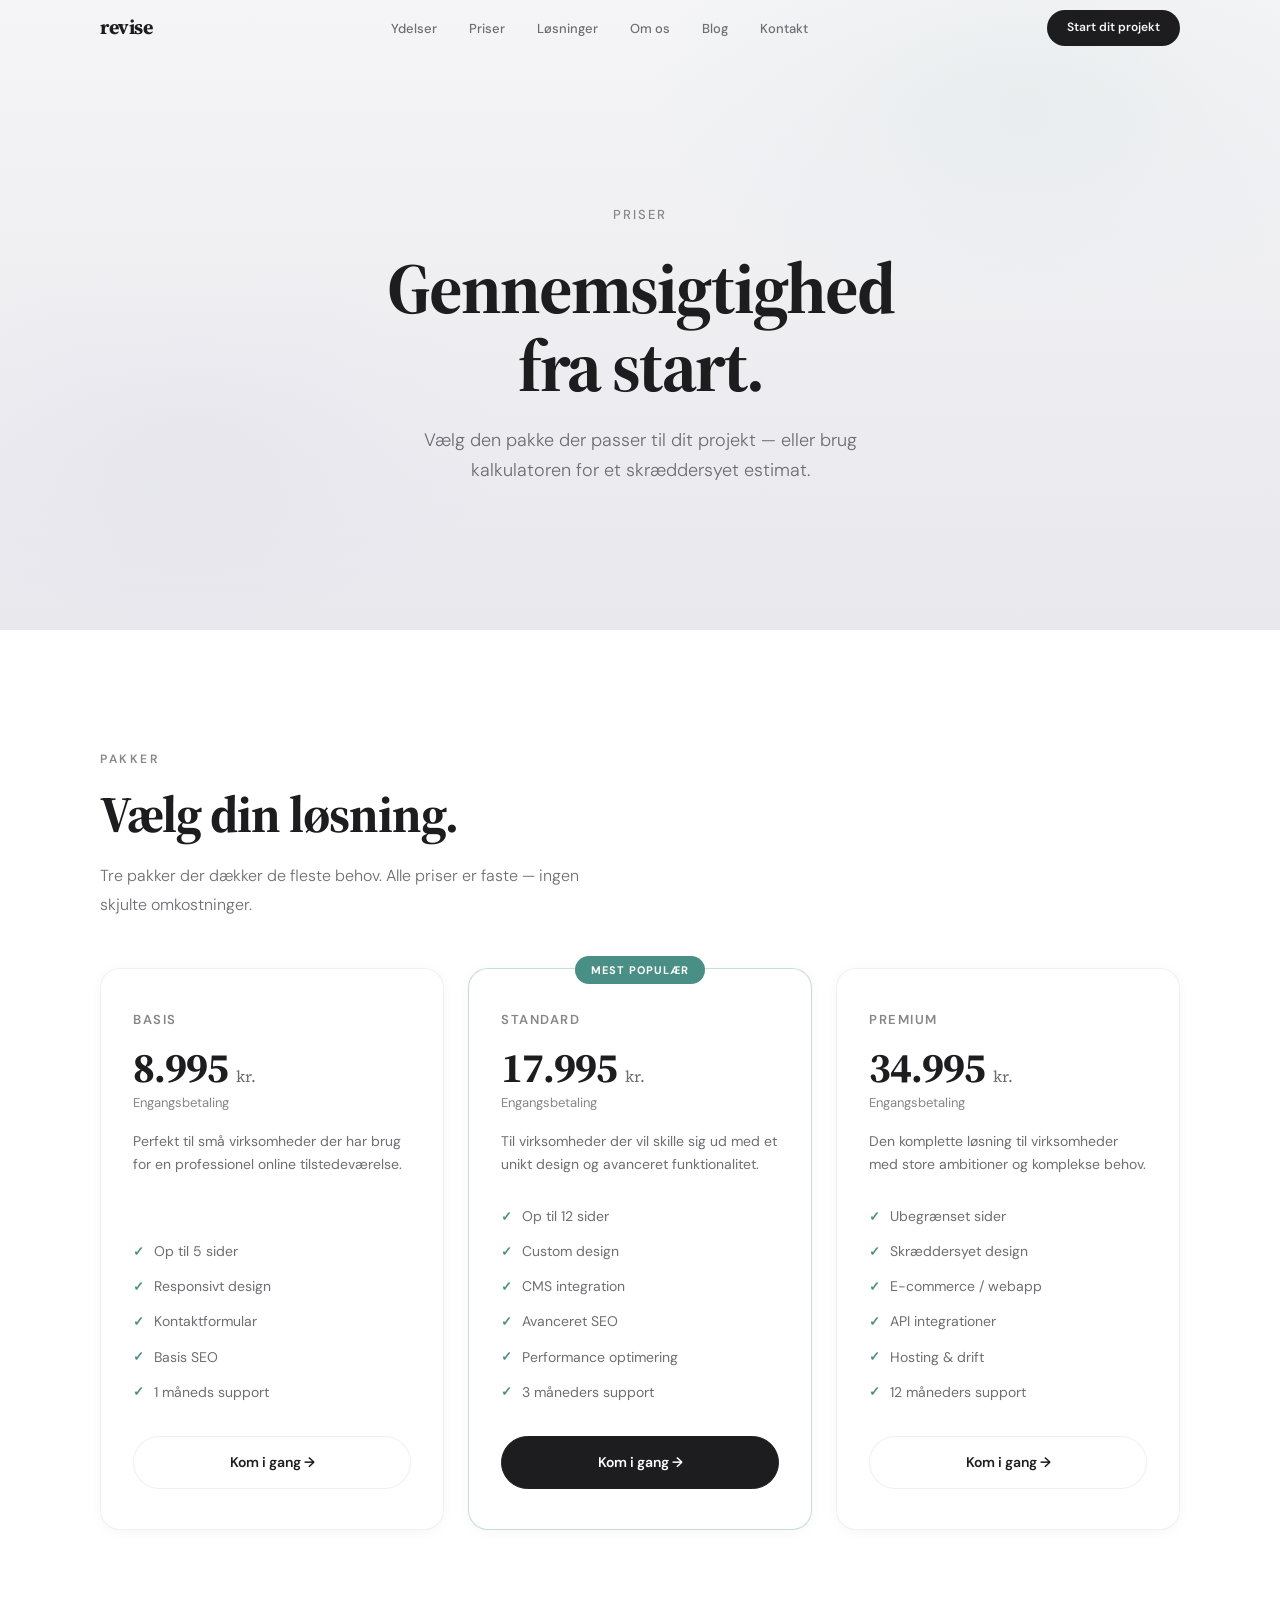
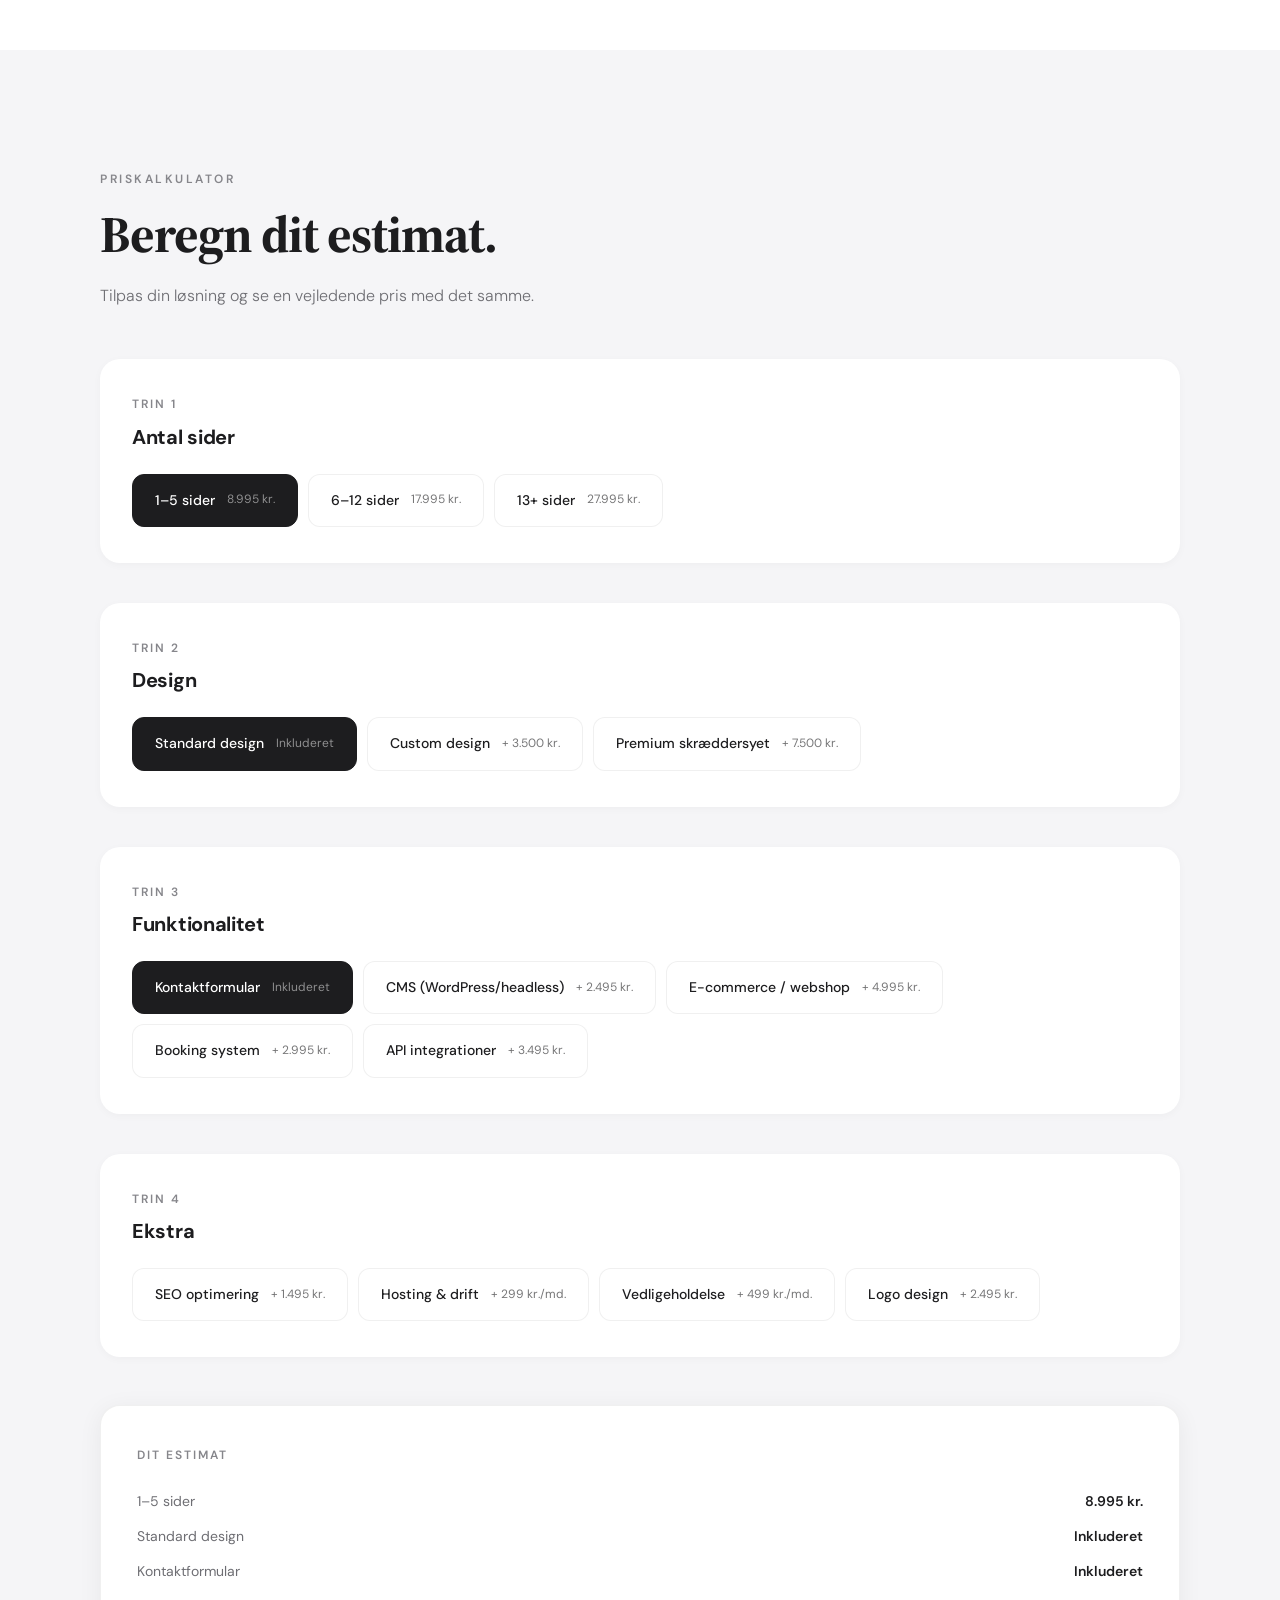
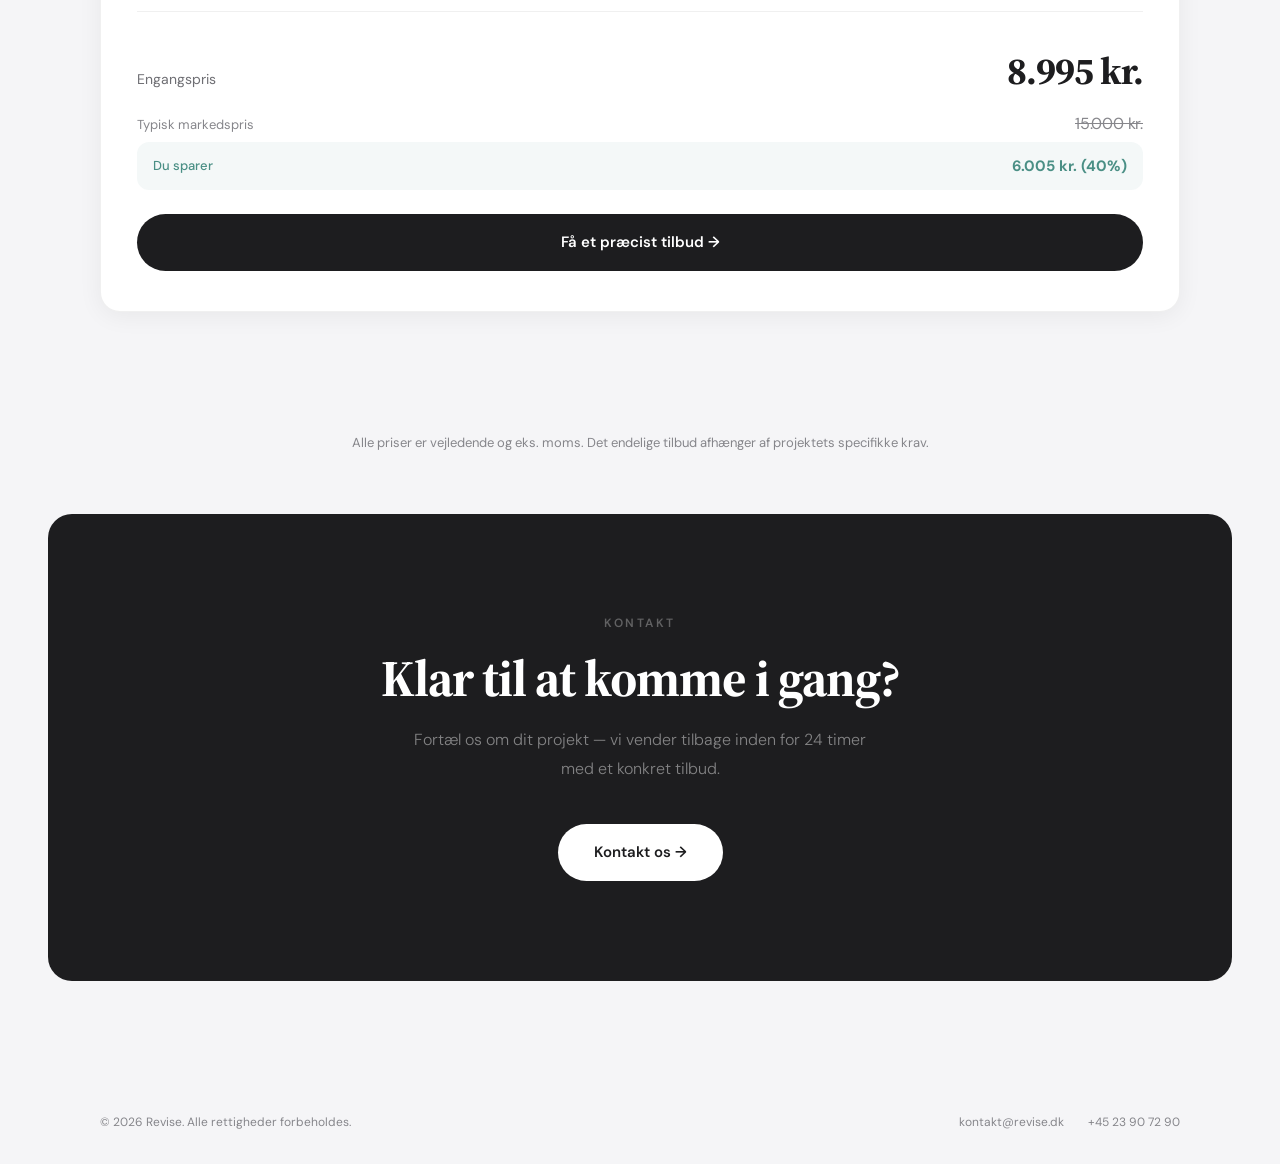
<file: priser.html>
<!DOCTYPE html>
<html lang="da">
<head>
<meta charset="UTF-8">
<meta name="viewport" content="width=device-width, initial-scale=1.0">
<title>Priser &mdash; Revise | Gennemsigtig priss&aelig;tning for webdesign</title>
<link rel="preconnect" href="https://fonts.googleapis.com">
<link href="https://fonts.googleapis.com/css2?family=Source+Serif+4:ital,wght@0,400;0,600;0,700;1,400&family=DM+Sans:wght@300;400;500;600;700&display=swap" rel="stylesheet">
<style>
*,*::before,*::after{margin:0;padding:0;box-sizing:border-box}

:root{
  --bg:#f5f5f7;
  --bg-white:#fff;
  --bg-subtle:#eeeef0;
  --border:rgba(0,0,0,.06);
  --text:#1d1d1f;
  --text-mid:#6e6e73;
  --text-light:#86868b;
  --serif:'Source Serif 4',Georgia,serif;
  --sans:'DM Sans',-apple-system,sans-serif;
  --max:1080px;
}

html{scroll-behavior:smooth;overflow-x:hidden}
body{font-family:var(--sans);background:var(--bg);color:var(--text);line-height:1.65;-webkit-font-smoothing:antialiased;overflow-x:hidden;position:relative;width:100%}

/* -- NAV -- */
.nav{position:fixed;top:0;left:0;right:0;z-index:100;height:56px;display:flex;align-items:center;padding:0 clamp(20px,4vw,48px);transition:all .3s}
.nav.scrolled{background:rgba(245,245,247,.8);backdrop-filter:blur(20px);-webkit-backdrop-filter:blur(20px);border-bottom:1px solid var(--border)}
.nav-inner{max-width:var(--max);margin:0 auto;width:100%;display:flex;align-items:center;justify-content:space-between}
.nav-brand{font-family:var(--serif);font-size:20px;font-weight:700;color:var(--text);text-decoration:none;letter-spacing:-.5px}
.nav-links{display:flex;gap:32px;list-style:none}
.nav-links a{font-size:13px;color:var(--text-mid);text-decoration:none;font-weight:500;transition:color .2s}
.nav-links a:hover{color:var(--text)}
.nav-cta{background:var(--text);color:var(--bg);padding:8px 20px;border-radius:100px;font-size:12px;font-weight:600;text-decoration:none;transition:all .2s}
.nav-cta:hover{opacity:.8}

/* -- HERO -- */
.hero{min-height:70vh;display:flex;flex-direction:column;align-items:center;justify-content:center;text-align:center;padding:140px clamp(20px,4vw,48px) 80px;position:relative;background:linear-gradient(180deg,#f5f5f7 0%,#e8e8ed 100%)}
.hero::before{content:'';position:absolute;top:-20%;right:-10%;width:60%;height:70%;background:radial-gradient(ellipse,rgba(74,143,133,.06),transparent 70%);pointer-events:none}
.hero::after{content:'';position:absolute;bottom:0;left:-10%;width:50%;height:60%;background:radial-gradient(ellipse,rgba(120,100,180,.04),transparent 70%);pointer-events:none}
.hero-label{font-size:13px;font-weight:500;letter-spacing:2px;text-transform:uppercase;color:var(--text-light);margin-bottom:24px}
.hero h1{font-family:var(--serif);font-size:clamp(40px,6vw,72px);font-weight:700;line-height:1.08;letter-spacing:-2px;margin-bottom:20px;max-width:700px}
.hero-desc{font-size:18px;color:var(--text-mid);line-height:1.7;margin-bottom:0;max-width:520px;font-weight:300}

/* -- SECTION HELPERS -- */
.s-pad{padding:clamp(80px,10vw,120px) clamp(20px,4vw,48px)}
.s-inner{max-width:var(--max);margin:0 auto}
.eyebrow{font-size:12px;font-weight:600;letter-spacing:2.5px;text-transform:uppercase;color:var(--text-light);margin-bottom:16px}
.s-h2{font-family:var(--serif);font-size:clamp(32px,4vw,52px);font-weight:700;letter-spacing:-1px;line-height:1.1;margin-bottom:20px}
.s-desc{font-size:16px;line-height:1.8;color:var(--text-mid);max-width:480px;font-weight:300}

/* -- BTN -- */
.btn{display:inline-flex;align-items:center;gap:8px;padding:14px 32px;border-radius:100px;font-size:14px;font-weight:600;text-decoration:none;transition:all .25s}
.btn-dark{background:var(--text);color:var(--bg-white)}
.btn-dark:hover{opacity:.85;transform:translateY(-1px)}

/* -- PRICING CARDS -- */
.pricing{background:var(--bg-white)}
.pricing-grid{display:grid;grid-template-columns:repeat(3,1fr);gap:24px;margin-top:48px}
.price-card{background:var(--bg-white);border-radius:20px;padding:40px 32px;box-shadow:0 2px 12px rgba(0,0,0,.04);border:1.5px solid var(--border);display:flex;flex-direction:column;position:relative;transition:transform .25s,box-shadow .25s}
.price-card:hover{transform:translateY(-4px);box-shadow:0 8px 32px rgba(0,0,0,.08)}
.price-card.featured{border:1.5px solid rgba(74,143,133,.3)}
.price-badge{position:absolute;top:-13px;left:50%;transform:translateX(-50%);background:#4a8f85;color:#fff;font-size:11px;font-weight:700;letter-spacing:1px;text-transform:uppercase;padding:5px 16px;border-radius:100px;white-space:nowrap}
.price-card-tier{font-size:13px;font-weight:600;letter-spacing:1.5px;text-transform:uppercase;color:var(--text-light);margin-bottom:16px}
.price-card-amount{font-family:var(--serif);font-size:clamp(32px,3.5vw,42px);font-weight:700;letter-spacing:-1px;line-height:1;margin-bottom:4px}
.price-card-amount span{font-size:16px;font-weight:400;letter-spacing:0;color:var(--text-mid)}
.price-card-freq{font-size:13px;color:var(--text-light);margin-bottom:16px}
.price-card-desc{font-size:14px;color:var(--text-mid);line-height:1.7;margin-bottom:28px;flex:1}
.price-card-features{list-style:none;display:flex;flex-direction:column;gap:12px;margin-bottom:32px}
.price-card-features li{display:flex;align-items:center;gap:10px;font-size:14px;color:var(--text-mid)}
.price-card-features li::before{content:'\2713';color:#4a8f85;font-weight:700;font-size:13px;flex-shrink:0}
.price-card-cta{display:block;text-align:center;padding:14px 28px;border-radius:100px;font-size:14px;font-weight:600;text-decoration:none;transition:all .25s;border:1.5px solid var(--border);color:var(--text);background:var(--bg-white)}
.price-card-cta:hover{background:var(--text);color:var(--bg-white);border-color:var(--text)}
.price-card.featured .price-card-cta{background:var(--text);color:var(--bg-white);border-color:var(--text)}
.price-card.featured .price-card-cta:hover{opacity:.85;transform:translateY(-1px)}

/* -- CALCULATOR -- */
.calc{background:var(--bg)}
.calc-section{margin-top:48px;display:flex;flex-direction:column;gap:40px}
.calc-step{background:var(--bg-white);border-radius:20px;padding:36px 32px;box-shadow:0 2px 8px rgba(0,0,0,.03)}
.calc-step-label{font-size:12px;font-weight:600;letter-spacing:2px;text-transform:uppercase;color:var(--text-light);margin-bottom:6px}
.calc-step-title{font-size:20px;font-weight:700;letter-spacing:-.3px;margin-bottom:20px}
.calc-options{display:flex;flex-wrap:wrap;gap:10px}
.calc-opt{display:flex;align-items:center;gap:10px;padding:14px 22px;border-radius:12px;border:1.5px solid var(--border);background:var(--bg-white);cursor:pointer;transition:all .2s;font-family:var(--sans);font-size:14px;font-weight:500;color:var(--text);user-select:none;-webkit-user-select:none}
.calc-opt:hover{border-color:rgba(0,0,0,.15);background:var(--bg)}
.calc-opt.selected{background:var(--text);color:var(--bg-white);border-color:var(--text)}
.calc-opt-price{font-size:12px;font-weight:400;opacity:.6;margin-left:2px}
.calc-opt.selected .calc-opt-price{opacity:.5}
.calc-opt input{display:none}

/* -- RESULT CARD -- */
.calc-result{background:var(--bg-white);border-radius:20px;padding:40px 36px;box-shadow:0 4px 24px rgba(0,0,0,.06);border:1.5px solid var(--border);margin-top:8px}
.calc-result-title{font-size:12px;font-weight:600;letter-spacing:2px;text-transform:uppercase;color:var(--text-light);margin-bottom:24px}
.calc-result-items{display:flex;flex-direction:column;gap:12px;margin-bottom:28px;padding-bottom:28px;border-bottom:1px solid var(--border)}
.calc-result-item{display:flex;justify-content:space-between;align-items:center;font-size:14px}
.calc-result-item-label{color:var(--text-mid)}
.calc-result-item-price{font-weight:600;color:var(--text)}
.calc-result-total{display:flex;justify-content:space-between;align-items:baseline;margin-bottom:8px}
.calc-result-total-label{font-size:14px;color:var(--text-mid)}
.calc-result-total-price{font-family:var(--serif);font-size:clamp(28px,3vw,38px);font-weight:700;letter-spacing:-1px;color:var(--text);transition:opacity .15s}
.calc-result-total-price.updating{opacity:.3}
.calc-result-monthly{display:flex;justify-content:space-between;align-items:baseline;margin-bottom:28px}
.calc-result-monthly-label{font-size:14px;color:var(--text-mid)}
.calc-result-monthly-price{font-size:18px;font-weight:700;color:var(--text);letter-spacing:-.3px;transition:opacity .15s}
.calc-result-monthly-price.updating{opacity:.3}
.calc-result-market{display:flex;justify-content:space-between;align-items:baseline;margin-bottom:4px}
.calc-result-market-label{font-size:13px;color:var(--text-light)}
.calc-result-market-price{font-size:16px;color:var(--text-light);text-decoration:line-through;font-weight:400;letter-spacing:-.2px;transition:opacity .15s}
.calc-result-market-price.updating{opacity:.3}
.calc-result-saving{display:flex;justify-content:space-between;align-items:center;background:rgba(74,143,133,.06);border-radius:12px;padding:12px 16px;margin-bottom:24px}
.calc-result-saving-label{font-size:13px;color:#4a8f85;font-weight:500}
.calc-result-saving-amount{font-size:15px;font-weight:700;color:#4a8f85;transition:opacity .15s}
.calc-result-saving-amount.updating{opacity:.3}
.calc-result-cta{display:block;text-align:center;padding:16px 32px;border-radius:100px;font-size:15px;font-weight:600;text-decoration:none;transition:all .25s;background:var(--text);color:var(--bg-white)}
.calc-result-cta:hover{opacity:.85;transform:translateY(-1px)}

/* -- NOTE -- */
.note-section{padding:0 clamp(20px,4vw,48px) clamp(40px,5vw,60px)}
.note-inner{max-width:var(--max);margin:0 auto;text-align:center}
.note-text{font-size:13px;color:var(--text-light);line-height:1.7}

/* -- CTA -- */
.cta{background:var(--text);color:var(--bg-white);text-align:center;border-radius:24px;margin:0 clamp(20px,4vw,48px);padding:clamp(60px,8vw,100px) clamp(20px,4vw,48px)}
.cta-wrap{margin-bottom:clamp(60px,8vw,100px)}
.cta .s-h2{color:var(--bg-white)}
.cta .s-desc{color:rgba(255,255,255,.45);margin:0 auto 40px}
.btn-white{background:var(--bg-white);color:var(--text);padding:16px 36px;border-radius:100px;font-size:15px;font-weight:600;text-decoration:none;display:inline-flex;align-items:center;gap:8px;transition:all .25s}
.btn-white:hover{transform:translateY(-2px);box-shadow:0 8px 24px rgba(0,0,0,.3)}

/* -- STICKY MOBILE CTA -- */
.sticky-cta{position:fixed;bottom:16px;left:16px;right:16px;z-index:90;display:none;padding:14px 24px;background:var(--text);color:var(--bg-white);border-radius:100px;text-align:center;font-family:var(--sans);font-size:14px;font-weight:600;text-decoration:none;box-shadow:0 4px 24px rgba(0,0,0,.2);transform:translateY(120%);transition:transform .3s ease}
.sticky-cta.show{transform:translateY(0)}

/* -- FOOTER -- */
.footer{padding:32px clamp(20px,4vw,48px)}
.footer-inner{max-width:var(--max);margin:0 auto;display:flex;justify-content:space-between;align-items:center;flex-wrap:wrap;gap:12px}
.footer-left{font-size:12px;color:var(--text-light)}
.footer-right{display:flex;gap:24px}
.footer-right a{font-size:12px;color:var(--text-light);text-decoration:none;transition:color .2s}
.footer-right a:hover{color:var(--text)}

/* -- RESPONSIVE -- */
@media(max-width:768px){
  .nav-links{display:none}
  .pricing-grid{grid-template-columns:1fr}
  .price-card.featured{order:-1}
  .calc-options{flex-direction:column}
  .calc-opt{justify-content:space-between}
  .cta{margin:0 12px;border-radius:20px}
  .sticky-cta{display:block}
  .footer{padding-bottom:90px}
  .hero h1{letter-spacing:-1px}
  .calc-result{padding:28px 24px}
}
@media(min-width:769px) and (max-width:1024px){
  .pricing-grid{grid-template-columns:1fr 1fr}
  .pricing-grid .price-card:last-child{grid-column:1/-1;max-width:50%;margin:0 auto}
}

/* -- REVEAL -- */
.r{opacity:0;transform:translateY(20px);transition:opacity .8s cubic-bezier(.25,.1,.25,1),transform .8s cubic-bezier(.25,.1,.25,1)}
.r.v{opacity:1;transform:none}
.r-d1{transition-delay:.1s}
.r-d2{transition-delay:.2s}
.r-d3{transition-delay:.3s}
</style>
</head>
<body>

<!-- NAV -->
<nav class="nav" id="nav">
  <div class="nav-inner">
    <a href="index.html" class="nav-brand">revise</a>
    <ul class="nav-links">
      <li><a href="ydelser.html">Ydelser</a></li>
      <li><a href="priser.html">Priser</a></li>
      <li><a href="loesninger.html">L&oslash;sninger</a></li>
      <li><a href="om.html">Om os</a></li>
      <li><a href="blog/">Blog</a></li>
      <li><a href="kontakt.html">Kontakt</a></li>
    </ul>
    <a href="kontakt.html" class="nav-cta">Start dit projekt</a>
  </div>
</nav>

<!-- HERO -->
<section class="hero">
  <div class="hero-label r">Priser</div>
  <h1 class="r r-d1">Gennemsigtighed<br>fra start.</h1>
  <p class="hero-desc r r-d2">V&aelig;lg den pakke der passer til dit projekt &mdash; eller brug kalkulatoren for et skr&aelig;ddersyet estimat.</p>
</section>

<!-- PRICING CARDS -->
<section class="pricing s-pad">
  <div class="s-inner">
    <div class="eyebrow r">Pakker</div>
    <h2 class="s-h2 r">V&aelig;lg din l&oslash;sning.</h2>
    <p class="s-desc r">Tre pakker der d&aelig;kker de fleste behov. Alle priser er faste &mdash; ingen skjulte omkostninger.</p>
    <div class="pricing-grid">

      <!-- Basis -->
      <div class="price-card r">
        <div class="price-card-tier">Basis</div>
        <div class="price-card-amount">8.995 <span>kr.</span></div>
        <div class="price-card-freq">Engangsbetaling</div>
        <p class="price-card-desc">Perfekt til sm&aring; virksomheder der har brug for en professionel online tilstedev&aelig;relse.</p>
        <ul class="price-card-features">
          <li>Op til 5 sider</li>
          <li>Responsivt design</li>
          <li>Kontaktformular</li>
          <li>Basis SEO</li>
          <li>1 m&aring;neds support</li>
        </ul>
        <a href="kontakt.html" class="price-card-cta">Kom i gang &rarr;</a>
      </div>

      <!-- Standard (featured) -->
      <div class="price-card featured r r-d1">
        <div class="price-badge">Mest popul&aelig;r</div>
        <div class="price-card-tier">Standard</div>
        <div class="price-card-amount">17.995 <span>kr.</span></div>
        <div class="price-card-freq">Engangsbetaling</div>
        <p class="price-card-desc">Til virksomheder der vil skille sig ud med et unikt design og avanceret funktionalitet.</p>
        <ul class="price-card-features">
          <li>Op til 12 sider</li>
          <li>Custom design</li>
          <li>CMS integration</li>
          <li>Avanceret SEO</li>
          <li>Performance optimering</li>
          <li>3 m&aring;neders support</li>
        </ul>
        <a href="kontakt.html" class="price-card-cta">Kom i gang &rarr;</a>
      </div>

      <!-- Premium -->
      <div class="price-card r r-d2">
        <div class="price-card-tier">Premium</div>
        <div class="price-card-amount">34.995 <span>kr.</span></div>
        <div class="price-card-freq">Engangsbetaling</div>
        <p class="price-card-desc">Den komplette l&oslash;sning til virksomheder med store ambitioner og komplekse behov.</p>
        <ul class="price-card-features">
          <li>Ubegr&aelig;nset sider</li>
          <li>Skr&aelig;ddersyet design</li>
          <li>E-commerce / webapp</li>
          <li>API integrationer</li>
          <li>Hosting &amp; drift</li>
          <li>12 m&aring;neders support</li>
        </ul>
        <a href="kontakt.html" class="price-card-cta">Kom i gang &rarr;</a>
      </div>

    </div>
  </div>
</section>

<!-- PRICE CALCULATOR -->
<section class="calc s-pad" id="kalkulator">
  <div class="s-inner">
    <div class="eyebrow r">Priskalkulator</div>
    <h2 class="s-h2 r">Beregn dit estimat.</h2>
    <p class="s-desc r">Tilpas din l&oslash;sning og se en vejledende pris med det samme.</p>

    <div class="calc-section">

      <!-- Step 1: Antal sider -->
      <div class="calc-step r">
        <div class="calc-step-label">Trin 1</div>
        <div class="calc-step-title">Antal sider</div>
        <div class="calc-options" id="calcPages">
          <label class="calc-opt selected" data-value="small" data-base="8995" data-market="15000">
            <input type="radio" name="pages" value="small" checked>
            1&ndash;5 sider
            <span class="calc-opt-price">8.995 kr.</span>
          </label>
          <label class="calc-opt" data-value="medium" data-base="17995" data-market="30000">
            <input type="radio" name="pages" value="medium">
            6&ndash;12 sider
            <span class="calc-opt-price">17.995 kr.</span>
          </label>
          <label class="calc-opt" data-value="large" data-base="27995" data-market="50000">
            <input type="radio" name="pages" value="large">
            13+ sider
            <span class="calc-opt-price">27.995 kr.</span>
          </label>
        </div>
      </div>

      <!-- Step 2: Design -->
      <div class="calc-step r r-d1">
        <div class="calc-step-label">Trin 2</div>
        <div class="calc-step-title">Design</div>
        <div class="calc-options" id="calcDesign">
          <label class="calc-opt selected" data-value="standard" data-add="0" data-market="0">
            <input type="radio" name="design" value="standard" checked>
            Standard design
            <span class="calc-opt-price">Inkluderet</span>
          </label>
          <label class="calc-opt" data-value="custom" data-add="3500" data-market="7500">
            <input type="radio" name="design" value="custom">
            Custom design
            <span class="calc-opt-price">+ 3.500 kr.</span>
          </label>
          <label class="calc-opt" data-value="premium" data-add="7500" data-market="16000">
            <input type="radio" name="design" value="premium">
            Premium skr&aelig;ddersyet
            <span class="calc-opt-price">+ 7.500 kr.</span>
          </label>
        </div>
      </div>

      <!-- Step 3: Funktionalitet -->
      <div class="calc-step r r-d2">
        <div class="calc-step-label">Trin 3</div>
        <div class="calc-step-title">Funktionalitet</div>
        <div class="calc-options" id="calcFeatures">
          <label class="calc-opt selected" data-value="kontakt" data-add="0" data-market="0">
            <input type="checkbox" name="features" value="kontakt" checked>
            Kontaktformular
            <span class="calc-opt-price">Inkluderet</span>
          </label>
          <label class="calc-opt" data-value="cms" data-add="2495" data-market="5500">
            <input type="checkbox" name="features" value="cms">
            CMS (WordPress/headless)
            <span class="calc-opt-price">+ 2.495 kr.</span>
          </label>
          <label class="calc-opt" data-value="ecommerce" data-add="4995" data-market="12000">
            <input type="checkbox" name="features" value="ecommerce">
            E-commerce / webshop
            <span class="calc-opt-price">+ 4.995 kr.</span>
          </label>
          <label class="calc-opt" data-value="booking" data-add="2995" data-market="7000">
            <input type="checkbox" name="features" value="booking">
            Booking system
            <span class="calc-opt-price">+ 2.995 kr.</span>
          </label>
          <label class="calc-opt" data-value="api" data-add="3495" data-market="8000">
            <input type="checkbox" name="features" value="api">
            API integrationer
            <span class="calc-opt-price">+ 3.495 kr.</span>
          </label>
        </div>
      </div>

      <!-- Step 4: Ekstra -->
      <div class="calc-step r r-d3">
        <div class="calc-step-label">Trin 4</div>
        <div class="calc-step-title">Ekstra</div>
        <div class="calc-options" id="calcExtras">
          <label class="calc-opt" data-value="seo" data-add="1495" data-market="4000" data-type="once">
            <input type="checkbox" name="extras" value="seo">
            SEO optimering
            <span class="calc-opt-price">+ 1.495 kr.</span>
          </label>
          <label class="calc-opt" data-value="hosting" data-add="299" data-market="499" data-type="monthly">
            <input type="checkbox" name="extras" value="hosting">
            Hosting &amp; drift
            <span class="calc-opt-price">+ 299 kr./md.</span>
          </label>
          <label class="calc-opt" data-value="vedligeholdelse" data-add="499" data-market="999" data-type="monthly">
            <input type="checkbox" name="extras" value="vedligeholdelse">
            Vedligeholdelse
            <span class="calc-opt-price">+ 499 kr./md.</span>
          </label>
          <label class="calc-opt" data-value="logo" data-add="2495" data-market="6000" data-type="once">
            <input type="checkbox" name="extras" value="logo">
            Logo design
            <span class="calc-opt-price">+ 2.495 kr.</span>
          </label>
        </div>
      </div>

      <!-- Result -->
      <div class="calc-result r">
        <div class="calc-result-title">Dit estimat</div>
        <div class="calc-result-items" id="calcSummaryItems">
          <!-- Filled by JS -->
        </div>
        <div class="calc-result-total">
          <div class="calc-result-total-label">Engangspris</div>
          <div class="calc-result-total-price" id="calcTotalOnce">8.995 kr.</div>
        </div>
        <div class="calc-result-market" id="calcMarketRow">
          <div class="calc-result-market-label">Typisk markedspris</div>
          <div class="calc-result-market-price" id="calcMarketPrice">15.000 kr.</div>
        </div>
        <div class="calc-result-saving" id="calcSavingRow">
          <div class="calc-result-saving-label">Du sparer</div>
          <div class="calc-result-saving-amount" id="calcSavingAmount">6.005 kr. (40%)</div>
        </div>
        <div class="calc-result-monthly" id="calcMonthlyRow" style="display:none">
          <div class="calc-result-monthly-label">M&aring;nedlig pris</div>
          <div class="calc-result-monthly-price" id="calcTotalMonthly">0 kr./md.</div>
        </div>
        <a href="kontakt.html" class="calc-result-cta">F&aring; et pr&aelig;cist tilbud &rarr;</a>
      </div>

    </div>
  </div>
</section>

<!-- NOTE -->
<div class="note-section">
  <div class="note-inner">
    <p class="note-text r">Alle priser er vejledende og eks. moms. Det endelige tilbud afh&aelig;nger af projektets specifikke krav.</p>
  </div>
</div>

<!-- CTA -->
<div class="cta-wrap">
<section class="cta">
  <div class="eyebrow r" style="color:rgba(255,255,255,.3)">Kontakt</div>
  <h2 class="s-h2 r">Klar til at komme i gang?</h2>
  <p class="s-desc r" style="color:rgba(255,255,255,.45);margin:0 auto 40px">Fort&aelig;l os om dit projekt &mdash; vi vender tilbage inden for 24 timer med et konkret tilbud.</p>
  <a href="kontakt.html" class="btn-white r">Kontakt os &rarr;</a>
</section>
</div>

<!-- STICKY MOBILE CTA -->
<a href="kontakt.html" class="sticky-cta" id="stickyCta">Start dit projekt &rarr;</a>

<!-- FOOTER -->
<footer class="footer">
  <div class="footer-inner">
    <div class="footer-left">&copy; 2026 Revise. Alle rettigheder forbeholdes.</div>
    <div class="footer-right">
      <a href="mailto:kontakt@revise.dk">kontakt@revise.dk</a>
      <a href="tel:+4523907290">+45 23 90 72 90</a>
    </div>
  </div>
</footer>

<script>
// Nav blur + sticky mobile CTA
var nav=document.getElementById('nav');
var stickyCta=document.getElementById('stickyCta');
window.addEventListener('scroll',function(){
  nav.classList.toggle('scrolled',window.scrollY>40);
  if(stickyCta)stickyCta.classList.toggle('show',window.scrollY>600);
},{passive:true});

// Reveal on scroll
var ro=new IntersectionObserver(function(entries){
  entries.forEach(function(e){if(e.isIntersecting){e.target.classList.add('v');ro.unobserve(e.target)}});
},{threshold:.08,rootMargin:'0px 0px -60px 0px'});
document.querySelectorAll('.r').forEach(function(el){ro.observe(el)});

// -- PRICE CALCULATOR --
(function(){
  var labels={
    small:'1\u20135 sider',medium:'6\u201312 sider',large:'13+ sider',
    standard:'Standard design',custom:'Custom design',premium:'Premium skr\u00e6ddersyet',
    kontakt:'Kontaktformular',cms:'CMS (WordPress/headless)',ecommerce:'E-commerce / webshop',booking:'Booking system',api:'API integrationer',
    seo:'SEO optimering',hosting:'Hosting & drift',vedligeholdelse:'Vedligeholdelse',logo:'Logo design'
  };

  function formatPrice(n){
    if(n===0) return '0';
    var s=String(n);
    var parts=[];
    while(s.length>3){parts.unshift(s.slice(-3));s=s.slice(0,-3)}
    if(s.length)parts.unshift(s);
    return parts.join('.');
  }

  // Radio groups (pages, design)
  function setupRadio(containerId){
    var container=document.getElementById(containerId);
    if(!container) return;
    var opts=container.querySelectorAll('.calc-opt');
    opts.forEach(function(opt){
      opt.addEventListener('click',function(){
        opts.forEach(function(o){o.classList.remove('selected');o.querySelector('input').checked=false});
        opt.classList.add('selected');
        opt.querySelector('input').checked=true;
        recalc();
      });
    });
  }

  // Checkbox groups (features, extras)
  function setupCheck(containerId){
    var container=document.getElementById(containerId);
    if(!container) return;
    var opts=container.querySelectorAll('.calc-opt');
    opts.forEach(function(opt){
      opt.addEventListener('click',function(e){
        e.preventDefault();
        var cb=opt.querySelector('input');
        cb.checked=!cb.checked;
        opt.classList.toggle('selected',cb.checked);
        recalc();
      });
    });
  }

  setupRadio('calcPages');
  setupRadio('calcDesign');
  setupCheck('calcFeatures');
  setupCheck('calcExtras');

  function recalc(){
    var items=[];
    var totalOnce=0;
    var totalMonthly=0;
    var marketOnce=0;
    var marketMonthly=0;

    // Pages (base)
    var pagesContainer=document.getElementById('calcPages');
    var selPage=pagesContainer.querySelector('.calc-opt.selected');
    if(selPage){
      var base=parseInt(selPage.getAttribute('data-base'))||0;
      var mBase=parseInt(selPage.getAttribute('data-market'))||0;
      totalOnce+=base;
      marketOnce+=mBase;
      items.push({label:labels[selPage.getAttribute('data-value')]||'',price:formatPrice(base)+' kr.',type:'base'});
    }

    // Design
    var designContainer=document.getElementById('calcDesign');
    var selDesign=designContainer.querySelector('.calc-opt.selected');
    if(selDesign){
      var add=parseInt(selDesign.getAttribute('data-add'))||0;
      var mAdd=parseInt(selDesign.getAttribute('data-market'))||0;
      totalOnce+=add;
      marketOnce+=mAdd;
      var dVal=selDesign.getAttribute('data-value');
      if(add>0){
        items.push({label:labels[dVal]||'',price:'+ '+formatPrice(add)+' kr.',type:'add'});
      } else {
        items.push({label:labels[dVal]||'',price:'Inkluderet',type:'inc'});
      }
    }

    // Features
    var featContainer=document.getElementById('calcFeatures');
    var checkedFeats=featContainer.querySelectorAll('input:checked');
    checkedFeats.forEach(function(cb){
      var opt=cb.closest('.calc-opt');
      var add=parseInt(opt.getAttribute('data-add'))||0;
      var mAdd=parseInt(opt.getAttribute('data-market'))||0;
      totalOnce+=add;
      marketOnce+=mAdd;
      var val=opt.getAttribute('data-value');
      if(add>0){
        items.push({label:labels[val]||'',price:'+ '+formatPrice(add)+' kr.',type:'add'});
      } else {
        items.push({label:labels[val]||'',price:'Inkluderet',type:'inc'});
      }
    });

    // Extras
    var extContainer=document.getElementById('calcExtras');
    var checkedExts=extContainer.querySelectorAll('input:checked');
    checkedExts.forEach(function(cb){
      var opt=cb.closest('.calc-opt');
      var add=parseInt(opt.getAttribute('data-add'))||0;
      var mAdd=parseInt(opt.getAttribute('data-market'))||0;
      var type=opt.getAttribute('data-type')||'once';
      var val=opt.getAttribute('data-value');
      if(type==='monthly'){
        totalMonthly+=add;
        marketMonthly+=mAdd;
        items.push({label:labels[val]||'',price:'+ '+formatPrice(add)+' kr./md.',type:'monthly'});
      } else {
        totalOnce+=add;
        marketOnce+=mAdd;
        items.push({label:labels[val]||'',price:'+ '+formatPrice(add)+' kr.',type:'add'});
      }
    });

    // Update summary
    var summaryEl=document.getElementById('calcSummaryItems');
    var html='';
    items.forEach(function(it){
      html+='<div class="calc-result-item"><span class="calc-result-item-label">'+it.label+'</span><span class="calc-result-item-price">'+it.price+'</span></div>';
    });
    summaryEl.innerHTML=html;

    // Update totals with animation
    var totalOnceEl=document.getElementById('calcTotalOnce');
    var totalMonthlyEl=document.getElementById('calcTotalMonthly');
    var monthlyRow=document.getElementById('calcMonthlyRow');
    var marketPriceEl=document.getElementById('calcMarketPrice');
    var savingAmountEl=document.getElementById('calcSavingAmount');

    totalOnceEl.classList.add('updating');
    totalMonthlyEl.classList.add('updating');
    marketPriceEl.classList.add('updating');
    savingAmountEl.classList.add('updating');
    setTimeout(function(){
      totalOnceEl.textContent=formatPrice(totalOnce)+' kr.';
      totalOnceEl.classList.remove('updating');

      // Market price & savings
      var saving=marketOnce-totalOnce;
      var pct=marketOnce>0?Math.round((saving/marketOnce)*100):0;
      marketPriceEl.textContent=formatPrice(marketOnce)+' kr.';
      savingAmountEl.textContent=formatPrice(saving)+' kr. ('+pct+'%)';
      marketPriceEl.classList.remove('updating');
      savingAmountEl.classList.remove('updating');

      if(totalMonthly>0){
        monthlyRow.style.display='flex';
        totalMonthlyEl.textContent=formatPrice(totalMonthly)+' kr./md.';
      } else {
        monthlyRow.style.display='none';
      }
      totalMonthlyEl.classList.remove('updating');
    },150);
  }

  // Initial calc
  recalc();
})();
</script>
</body>
</html>
</file>
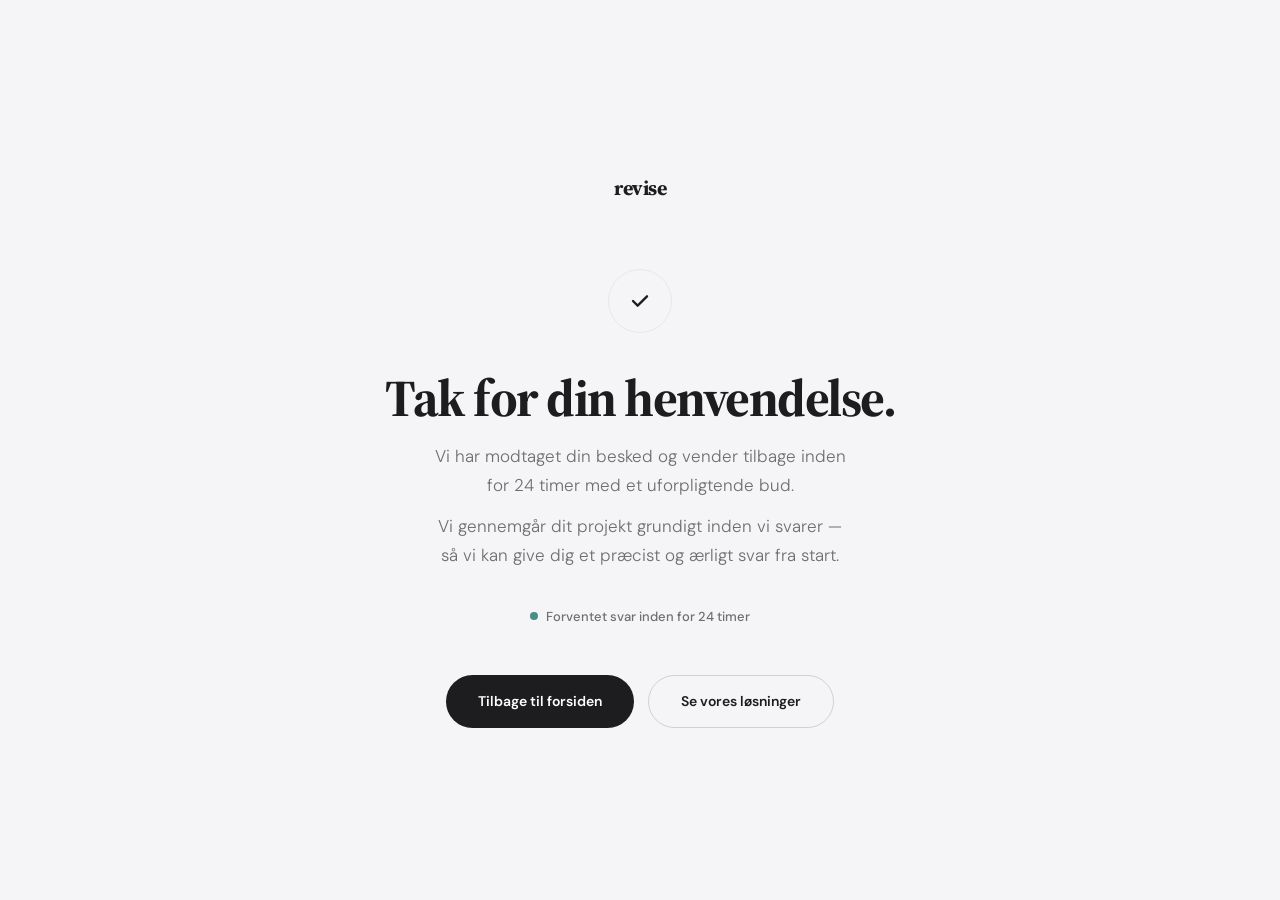
<file: tak.html>
<!DOCTYPE html>
<html lang="da">
<head>
<meta charset="UTF-8">
<meta name="viewport" content="width=device-width, initial-scale=1.0">
<title>Tak for din henvendelse — Revise</title>
<meta name="theme-color" content="#f5f5f7">
<link rel="icon" type="image/x-icon" href="/favicon.ico">
<link rel="icon" type="image/png" sizes="32x32" href="/assets/favicon-32.png">
<link rel="icon" type="image/png" sizes="16x16" href="/assets/favicon-16.png">
<link rel="apple-touch-icon" sizes="180x180" href="/assets/apple-touch-icon.png">
<link rel="preconnect" href="https://fonts.googleapis.com">
<link href="https://fonts.googleapis.com/css2?family=Source+Serif+4:ital,wght@0,400;0,600;0,700;1,400&family=DM+Sans:wght@300;400;500;600;700&display=swap" rel="stylesheet">
<style>
*,*::before,*::after{margin:0;padding:0;box-sizing:border-box}

:root{
  --bg:#f5f5f7;
  --bg-white:#fff;
  --bg-subtle:#eeeef0;
  --border:rgba(0,0,0,.06);
  --text:#1d1d1f;
  --text-mid:#6e6e73;
  --text-light:#86868b;
  --serif:'Source Serif 4',Georgia,serif;
  --sans:'DM Sans',-apple-system,sans-serif;
}

html{background:var(--bg);color:var(--text);min-height:100vh}

body{
  font-family:var(--sans);
  font-weight:300;
  line-height:1.65;
  -webkit-font-smoothing:antialiased;
  display:flex;
  flex-direction:column;
  align-items:center;
  justify-content:center;
  min-height:100vh;
  padding:48px 24px;
  text-align:center;
}

/* ── LOGO ── */
.logo{
  font-family:var(--serif);
  font-size:20px;
  font-weight:700;
  color:var(--text);
  text-decoration:none;
  letter-spacing:-.5px;
  margin-bottom:64px;
  animation:fadeUp .8s ease both;
}

/* ── CHECKMARK ── */
.check{
  width:64px;
  height:64px;
  border-radius:50%;
  border:1.5px solid var(--border);
  display:flex;
  align-items:center;
  justify-content:center;
  margin-bottom:36px;
  animation:scaleIn .5s ease both;
}
.check svg{
  width:28px;
  height:28px;
  stroke:var(--text);
  fill:none;
  stroke-width:2;
  stroke-linecap:round;
  stroke-linejoin:round;
  stroke-dasharray:40;
  stroke-dashoffset:40;
  animation:drawCheck .6s ease .4s forwards;
}
@keyframes scaleIn{
  from{transform:scale(.5);opacity:0}
  to{transform:scale(1);opacity:1}
}
@keyframes drawCheck{
  to{stroke-dashoffset:0}
}

/* ── CONTENT ── */
h1{
  font-family:var(--serif);
  font-weight:700;
  font-size:clamp(32px,5vw,52px);
  line-height:1.1;
  letter-spacing:-1.5px;
  color:var(--text);
  margin-bottom:16px;
  animation:fadeUp .8s ease .2s both;
}

p{
  font-family:var(--sans);
  font-size:17px;
  color:var(--text-mid);
  max-width:420px;
  line-height:1.7;
  margin-bottom:12px;
  font-weight:300;
  animation:fadeUp .8s ease .4s both;
}

/* ── TIMELINE DOT ── */
.timeline{
  display:inline-flex;
  align-items:center;
  gap:8px;
  font-family:var(--sans);
  font-size:13px;
  font-weight:500;
  color:var(--text-mid);
  margin:24px 0 48px;
  animation:fadeUp .8s ease .6s both;
}
.timeline .dot{
  width:8px;
  height:8px;
  border-radius:50%;
  background:#4a8f85;
  animation:pulse 2s ease-in-out infinite;
}
@keyframes pulse{
  0%,100%{box-shadow:0 0 0 0 rgba(74,143,133,.3)}
  50%{box-shadow:0 0 0 8px rgba(74,143,133,0)}
}

/* ── BUTTONS ── */
.links{
  display:flex;
  gap:14px;
  flex-wrap:wrap;
  justify-content:center;
  animation:fadeUp .8s ease .8s both;
}
.links a{
  display:inline-flex;
  align-items:center;
  gap:8px;
  padding:14px 32px;
  border-radius:100px;
  font-family:var(--sans);
  font-weight:600;
  font-size:14px;
  text-decoration:none;
  transition:all .25s;
}
.link-primary{
  background:var(--text);
  color:var(--bg-white);
}
.link-primary:hover{opacity:.85;transform:translateY(-1px)}
.link-secondary{
  background:transparent;
  color:var(--text);
  border:1.5px solid rgba(0,0,0,.15);
}
.link-secondary:hover{border-color:var(--text)}

@keyframes fadeUp{
  from{opacity:0;transform:translateY(20px)}
  to{opacity:1;transform:translateY(0)}
}

/* ── RESPONSIVE ── */
@media(max-width:480px){
  body{padding:40px 20px}
  .links{flex-direction:column;width:100%;max-width:320px}
  .links a{justify-content:center;width:100%}
}
</style>
</head>
<body>

<a href="/" class="logo">revise</a>

<div class="check">
  <svg viewBox="0 0 24 24"><polyline points="6 12 10 16 18 8"/></svg>
</div>

<h1 id="thanksTitle">Tak for din henvendelse.</h1>
<p id="thanksText1">Vi har modtaget din besked og vender tilbage inden for 24 timer med et uforpligtende bud.</p>
<p id="thanksText2">Vi gennemg&aring;r dit projekt grundigt inden vi svarer &mdash; s&aring; vi kan give dig et pr&aelig;cist og &aelig;rligt svar fra start.</p>

<div class="timeline">
  <span class="dot"></span>
  Forventet svar inden for 24 timer
</div>

<div class="links">
  <a href="/" class="link-primary">Tilbage til forsiden</a>
  <a href="loesninger.html" class="link-secondary">Se vores l&oslash;sninger</a>
</div>

<script>
// Customize message for analyse-forespurgsel
(function(){
  var params=new URLSearchParams(window.location.search);
  if(params.get('type')==='analyse'){
    document.getElementById('thanksTitle').textContent='Tak! Vi analyserer din side nu.';
    document.getElementById('thanksText1').textContent='Du modtager en komplet rapport på email inden for 24 timer.';
    document.getElementById('thanksText2').textContent='Vi kigger på performance, SEO, tilgængelighed og konkrete forbedringspunkter — og giver dig et ærligt overblik uden forpligtelser.';
    document.title='Tak for din forespurgsel — Revise';
  }
})();
</script>
</body>
</html>
</file>
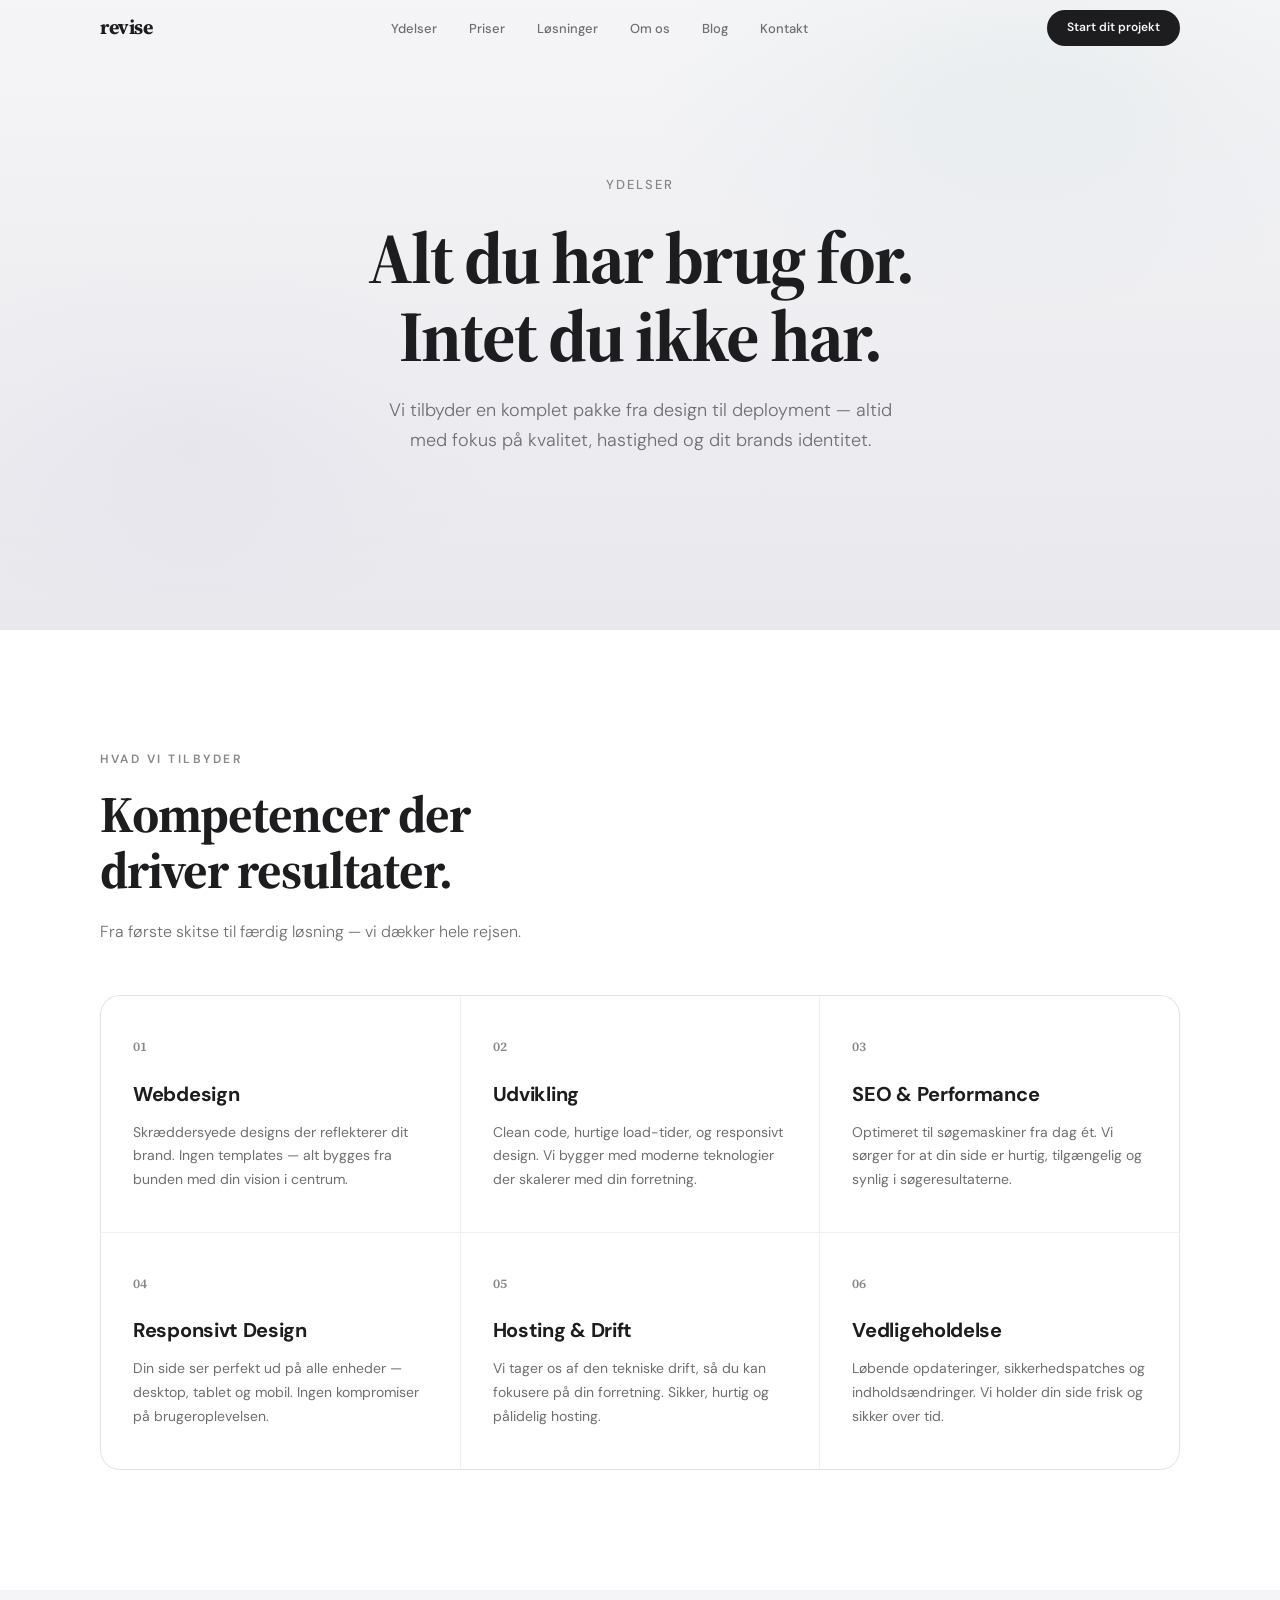
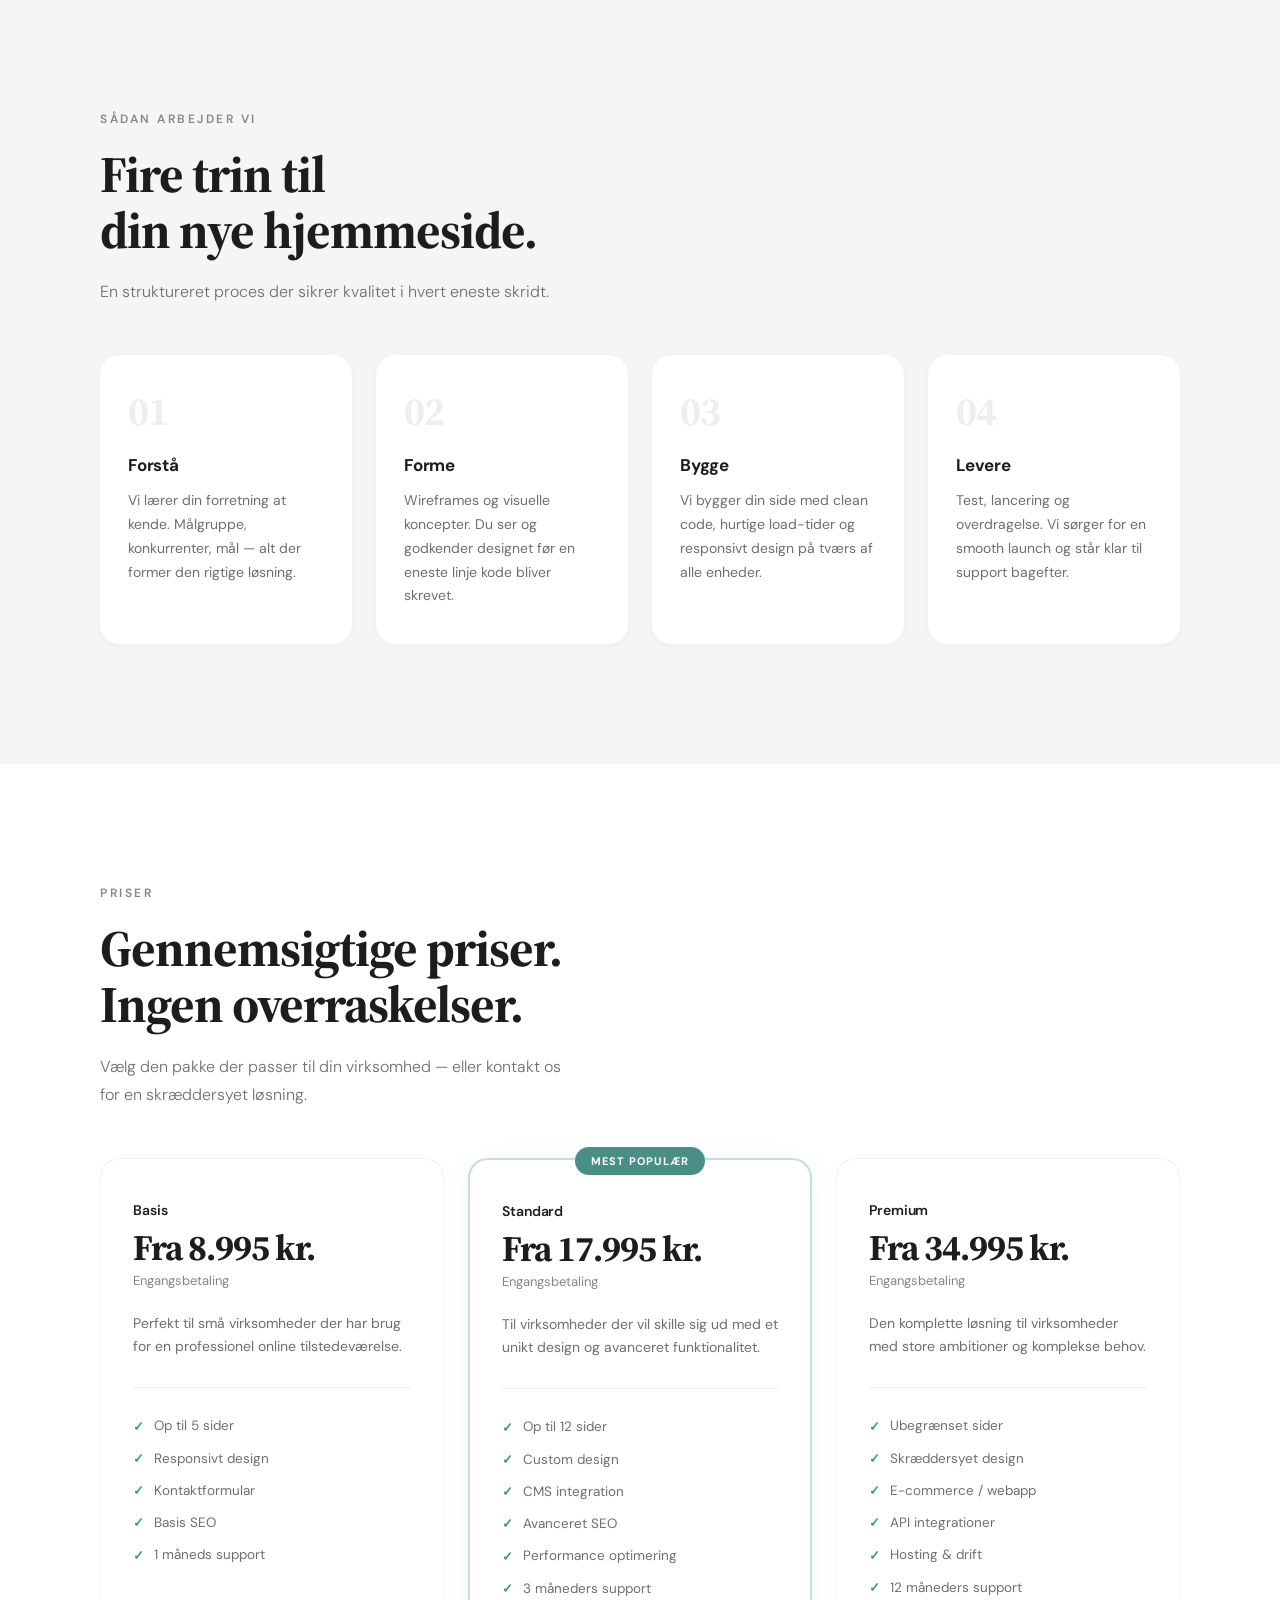
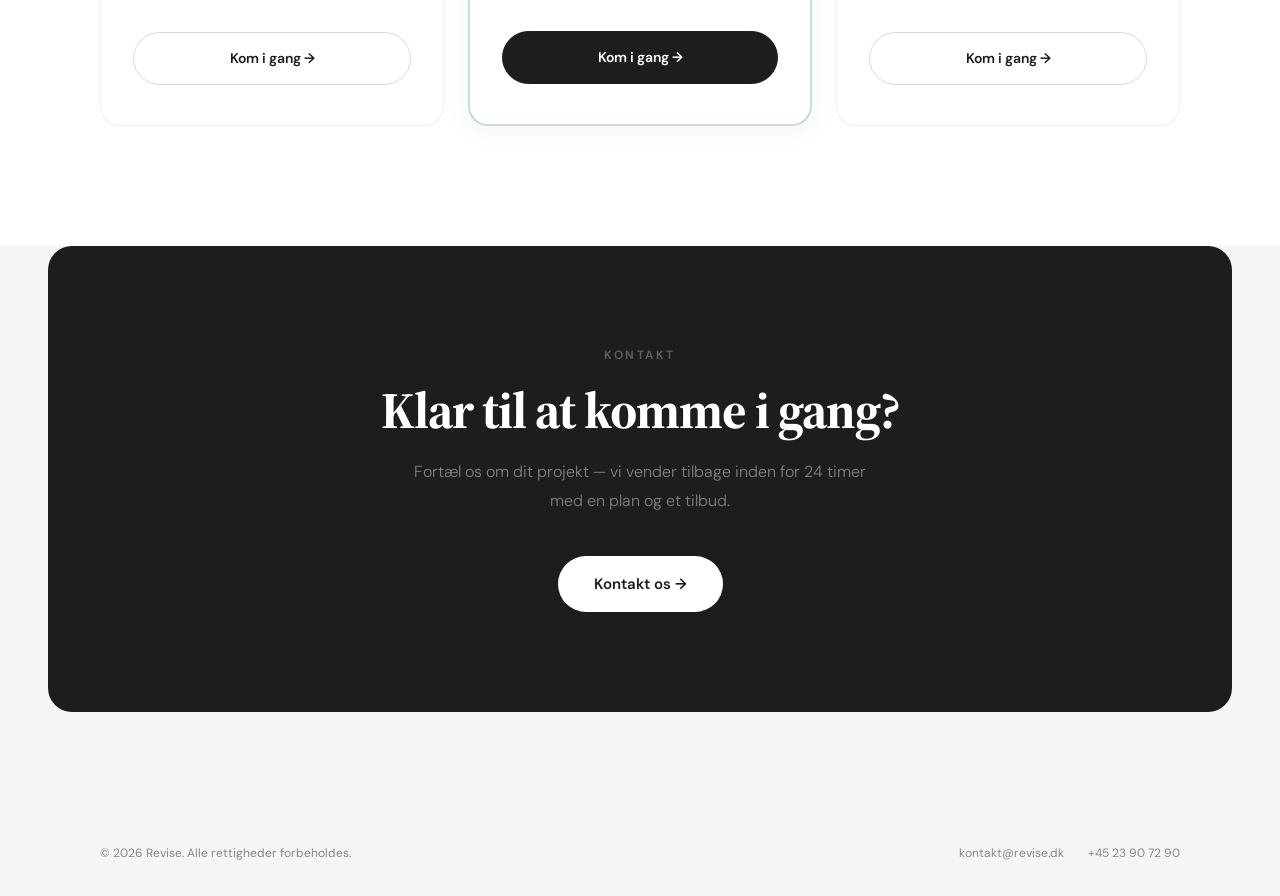
<file: ydelser.html>
<!DOCTYPE html>
<html lang="da">
<head>
<meta charset="UTF-8">
<meta name="viewport" content="width=device-width, initial-scale=1.0">
<title>Ydelser &mdash; Revise | Webdesign, udvikling &amp; SEO</title>

<!-- Favicons -->
<link rel="icon" type="image/x-icon" href="/favicon.ico">
<link rel="icon" type="image/png" sizes="32x32" href="/assets/favicon-32.png">
<link rel="icon" type="image/png" sizes="16x16" href="/assets/favicon-16.png">
<link rel="apple-touch-icon" sizes="180x180" href="/assets/apple-touch-icon.png">

<link rel="preconnect" href="https://fonts.googleapis.com">
<link href="https://fonts.googleapis.com/css2?family=Source+Serif+4:ital,wght@0,400;0,600;0,700;1,400&family=DM+Sans:wght@300;400;500;600;700&display=swap" rel="stylesheet">
<style>
*,*::before,*::after{margin:0;padding:0;box-sizing:border-box}

:root{
  --bg:#f5f5f7;
  --bg-white:#fff;
  --bg-subtle:#eeeef0;
  --border:rgba(0,0,0,.06);
  --text:#1d1d1f;
  --text-mid:#6e6e73;
  --text-light:#86868b;
  --serif:'Source Serif 4',Georgia,serif;
  --sans:'DM Sans',-apple-system,sans-serif;
  --max:1080px;
}

html{scroll-behavior:smooth;overflow-x:hidden}
body{font-family:var(--sans);background:var(--bg);color:var(--text);line-height:1.65;-webkit-font-smoothing:antialiased;overflow-x:hidden;position:relative;width:100%}

/* ── NAV ── */
.nav{position:fixed;top:0;left:0;right:0;z-index:100;height:56px;display:flex;align-items:center;padding:0 clamp(20px,4vw,48px);transition:all .3s}
.nav.scrolled{background:rgba(245,245,247,.8);backdrop-filter:blur(20px);-webkit-backdrop-filter:blur(20px);border-bottom:1px solid var(--border)}
.nav-inner{max-width:var(--max);margin:0 auto;width:100%;display:flex;align-items:center;justify-content:space-between}
.nav-brand{font-family:var(--serif);font-size:20px;font-weight:700;color:var(--text);text-decoration:none;letter-spacing:-.5px}
.nav-links{display:flex;gap:32px;list-style:none}
.nav-links a{font-size:13px;color:var(--text-mid);text-decoration:none;font-weight:500;transition:color .2s}
.nav-links a:hover{color:var(--text)}
.nav-cta{background:var(--text);color:var(--bg);padding:8px 20px;border-radius:100px;font-size:12px;font-weight:600;text-decoration:none;transition:all .2s}
.nav-cta:hover{opacity:.8}

/* ── HERO ── */
.hero{min-height:70vh;display:flex;flex-direction:column;align-items:center;justify-content:center;text-align:center;padding:140px clamp(20px,4vw,48px) 100px;position:relative;background:linear-gradient(180deg,#f5f5f7 0%,#e8e8ed 100%)}
.hero::before{content:'';position:absolute;top:-20%;right:-10%;width:60%;height:70%;background:radial-gradient(ellipse,rgba(74,143,133,.06),transparent 70%);pointer-events:none}
.hero::after{content:'';position:absolute;bottom:0;left:-10%;width:50%;height:60%;background:radial-gradient(ellipse,rgba(120,100,180,.04),transparent 70%);pointer-events:none}
.hero-label{font-size:13px;font-weight:500;letter-spacing:2px;text-transform:uppercase;color:var(--text-light);margin-bottom:24px}
.hero h1{font-family:var(--serif);font-size:clamp(40px,6vw,72px);font-weight:700;line-height:1.08;letter-spacing:-2px;margin-bottom:20px;max-width:700px}
.hero-desc{font-size:18px;color:var(--text-mid);line-height:1.7;margin-bottom:40px;max-width:520px;font-weight:300}

/* ── SECTION HELPERS ── */
.s-pad{padding:clamp(80px,10vw,120px) clamp(20px,4vw,48px)}
.s-inner{max-width:var(--max);margin:0 auto}
.eyebrow{font-size:12px;font-weight:600;letter-spacing:2.5px;text-transform:uppercase;color:var(--text-light);margin-bottom:16px}
.s-h2{font-family:var(--serif);font-size:clamp(32px,4vw,52px);font-weight:700;letter-spacing:-1px;line-height:1.1;margin-bottom:20px}
.s-desc{font-size:16px;line-height:1.8;color:var(--text-mid);max-width:480px;font-weight:300}
.btn{display:inline-flex;align-items:center;gap:8px;padding:14px 32px;border-radius:100px;font-size:14px;font-weight:600;text-decoration:none;transition:all .25s}
.btn-dark{background:var(--text);color:var(--bg-white)}
.btn-dark:hover{opacity:.85;transform:translateY(-1px)}

/* ── SERVICES ── */
.services{background:var(--bg-white)}
.srv-grid{display:grid;grid-template-columns:repeat(3,1fr);gap:1px;margin-top:48px;background:var(--border);border:1px solid var(--border);border-radius:20px;overflow:hidden}
.srv-card{background:var(--bg-white);padding:40px 32px}
.srv-num{font-family:var(--serif);font-size:13px;font-weight:600;color:var(--text-light);margin-bottom:20px}
.srv-card h3{font-size:20px;font-weight:700;margin-bottom:10px;letter-spacing:-.3px}
.srv-card p{font-size:14px;color:var(--text-mid);line-height:1.7}

/* ── PROCESS ── */
.process{background:var(--bg)}
.process-grid{display:grid;grid-template-columns:repeat(4,1fr);gap:24px;margin-top:48px}
.process-card{background:var(--bg-white);border-radius:20px;padding:36px 28px;box-shadow:0 2px 8px rgba(0,0,0,.03)}
.process-step{font-family:var(--serif);font-size:40px;font-weight:700;color:var(--bg-subtle);line-height:1;margin-bottom:20px;letter-spacing:-1px}
.process-card h3{font-size:17px;font-weight:700;margin-bottom:10px;letter-spacing:-.2px}
.process-card p{font-size:14px;color:var(--text-mid);line-height:1.7}

/* ── PRICING ── */
.pricing{background:var(--bg-white)}
.pricing-grid{display:grid;grid-template-columns:repeat(3,1fr);gap:24px;margin-top:48px}
.pricing-card{background:var(--bg-white);border-radius:20px;padding:40px 32px;border:1px solid var(--border);display:flex;flex-direction:column}
.pricing-card.featured{border:2px solid rgba(74,143,133,.3);box-shadow:0 4px 24px rgba(74,143,133,.08);position:relative}
.pricing-badge{position:absolute;top:-13px;left:50%;transform:translateX(-50%);background:#4a8f85;color:#fff;font-size:11px;font-weight:700;letter-spacing:1px;text-transform:uppercase;padding:5px 16px;border-radius:100px;white-space:nowrap}
.pricing-name{font-size:14px;font-weight:600;letter-spacing:-.1px;margin-bottom:8px;color:var(--text)}
.pricing-price{font-family:var(--serif);font-size:clamp(28px,3vw,36px);font-weight:700;letter-spacing:-1px;line-height:1;margin-bottom:4px;color:var(--text)}
.pricing-period{font-size:13px;color:var(--text-light);margin-bottom:20px;font-weight:400}
.pricing-desc{font-size:14px;color:var(--text-mid);line-height:1.7;margin-bottom:28px;padding-bottom:28px;border-bottom:1px solid var(--border)}
.pricing-features{list-style:none;display:flex;flex-direction:column;gap:12px;margin-bottom:32px;flex-grow:1}
.pricing-features li{font-size:13.5px;color:var(--text-mid);display:flex;align-items:center;gap:10px;line-height:1.5}
.pricing-features li::before{content:'\2713';color:#4a8f85;font-weight:700;font-size:13px;flex-shrink:0}
.pricing-btn{display:inline-flex;align-items:center;justify-content:center;gap:8px;padding:14px 32px;border-radius:100px;font-size:14px;font-weight:600;text-decoration:none;transition:all .25s;text-align:center;width:100%}
.pricing-btn-outline{background:transparent;color:var(--text);border:1.5px solid rgba(0,0,0,.15)}
.pricing-btn-outline:hover{border-color:var(--text)}
.pricing-btn-filled{background:var(--text);color:var(--bg-white);border:1.5px solid var(--text)}
.pricing-btn-filled:hover{opacity:.85;transform:translateY(-1px)}

/* ── CTA ── */
.cta{background:var(--text);color:var(--bg-white);text-align:center;border-radius:24px;margin:0 clamp(20px,4vw,48px);padding:clamp(60px,8vw,100px) clamp(20px,4vw,48px)}
.cta-wrap{margin-bottom:clamp(60px,8vw,100px)}
.cta .s-h2{color:var(--bg-white)}
.cta .s-desc{color:rgba(255,255,255,.45);margin:0 auto 40px}
.btn-white{background:var(--bg-white);color:var(--text);padding:16px 36px;border-radius:100px;font-size:15px;font-weight:600;text-decoration:none;display:inline-flex;align-items:center;gap:8px;transition:all .25s}
.btn-white:hover{transform:translateY(-2px);box-shadow:0 8px 24px rgba(0,0,0,.3)}

/* ── FOOTER ── */
.footer{padding:32px clamp(20px,4vw,48px)}
.footer-inner{max-width:var(--max);margin:0 auto;display:flex;justify-content:space-between;align-items:center;flex-wrap:wrap;gap:12px}
.footer-left{font-size:12px;color:var(--text-light)}
.footer-right{display:flex;gap:24px}
.footer-right a{font-size:12px;color:var(--text-light);text-decoration:none;transition:color .2s}
.footer-right a:hover{color:var(--text)}

/* ── RESPONSIVE ── */
@media(max-width:1024px){
  .pricing-grid{grid-template-columns:1fr}
  .pricing-card.featured{order:-1}
  .process-grid{grid-template-columns:1fr 1fr}
}
@media(max-width:768px){
  .nav-links{display:none}
  .srv-grid,.process-grid{grid-template-columns:1fr}
  .hero h1{letter-spacing:-1px}
  .cta{margin:0 12px;border-radius:20px}
  .pricing-grid{grid-template-columns:1fr}
}

/* ── REVEAL ── */
.r{opacity:0;transform:translateY(20px);transition:opacity .8s cubic-bezier(.25,.1,.25,1),transform .8s cubic-bezier(.25,.1,.25,1)}
.r.v{opacity:1;transform:none}
.r-d1{transition-delay:.1s}
.r-d2{transition-delay:.2s}
.r-d3{transition-delay:.3s}
</style>
</head>
<body>

<!-- NAV -->
<nav class="nav" id="nav">
  <div class="nav-inner">
    <a href="index.html" class="nav-brand">revise</a>
    <ul class="nav-links">
      <li><a href="ydelser.html">Ydelser</a></li>
      <li><a href="priser.html">Priser</a></li>
      <li><a href="loesninger.html">L&oslash;sninger</a></li>
      <li><a href="om.html">Om os</a></li>
      <li><a href="blog/">Blog</a></li>
      <li><a href="kontakt.html">Kontakt</a></li>
    </ul>
    <a href="kontakt.html" class="nav-cta">Start dit projekt</a>
  </div>
</nav>

<!-- HERO -->
<section class="hero">
  <div class="hero-label r">Ydelser</div>
  <h1 class="r r-d1">Alt du har brug for.<br>Intet du ikke har.</h1>
  <p class="hero-desc r r-d2">Vi tilbyder en komplet pakke fra design til deployment &mdash; altid med fokus p&aring; kvalitet, hastighed og dit brands identitet.</p>
</section>

<!-- SERVICES -->
<section class="services s-pad" id="ydelser">
  <div class="s-inner">
    <div class="eyebrow r">Hvad vi tilbyder</div>
    <h2 class="s-h2 r">Kompetencer der<br>driver resultater.</h2>
    <p class="s-desc r">Fra f&oslash;rste skitse til f&aelig;rdig l&oslash;sning &mdash; vi d&aelig;kker hele rejsen.</p>
    <div class="srv-grid r">
      <div class="srv-card">
        <div class="srv-num">01</div>
        <h3>Webdesign</h3>
        <p>Skr&aelig;ddersyede designs der reflekterer dit brand. Ingen templates &mdash; alt bygges fra bunden med din vision i centrum.</p>
      </div>
      <div class="srv-card">
        <div class="srv-num">02</div>
        <h3>Udvikling</h3>
        <p>Clean code, hurtige load-tider, og responsivt design. Vi bygger med moderne teknologier der skalerer med din forretning.</p>
      </div>
      <div class="srv-card">
        <div class="srv-num">03</div>
        <h3>SEO &amp; Performance</h3>
        <p>Optimeret til s&oslash;gemaskiner fra dag &eacute;t. Vi s&oslash;rger for at din side er hurtig, tilg&aelig;ngelig og synlig i s&oslash;geresultaterne.</p>
      </div>
      <div class="srv-card">
        <div class="srv-num">04</div>
        <h3>Responsivt Design</h3>
        <p>Din side ser perfekt ud p&aring; alle enheder &mdash; desktop, tablet og mobil. Ingen kompromiser p&aring; brugeroplevelsen.</p>
      </div>
      <div class="srv-card">
        <div class="srv-num">05</div>
        <h3>Hosting &amp; Drift</h3>
        <p>Vi tager os af den tekniske drift, s&aring; du kan fokusere p&aring; din forretning. Sikker, hurtig og p&aring;lidelig hosting.</p>
      </div>
      <div class="srv-card">
        <div class="srv-num">06</div>
        <h3>Vedligeholdelse</h3>
        <p>L&oslash;bende opdateringer, sikkerhedspatches og indholds&aelig;ndringer. Vi holder din side frisk og sikker over tid.</p>
      </div>
    </div>
  </div>
</section>

<!-- PROCESS -->
<section class="process s-pad" id="proces">
  <div class="s-inner">
    <div class="eyebrow r">S&aring;dan arbejder vi</div>
    <h2 class="s-h2 r">Fire trin til<br>din nye hjemmeside.</h2>
    <p class="s-desc r">En struktureret proces der sikrer kvalitet i hvert eneste skridt.</p>
    <div class="process-grid">
      <div class="process-card r">
        <div class="process-step">01</div>
        <h3>Forst&aring;</h3>
        <p>Vi l&aelig;rer din forretning at kende. M&aring;lgruppe, konkurrenter, m&aring;l &mdash; alt der former den rigtige l&oslash;sning.</p>
      </div>
      <div class="process-card r r-d1">
        <div class="process-step">02</div>
        <h3>Forme</h3>
        <p>Wireframes og visuelle koncepter. Du ser og godkender designet f&oslash;r en eneste linje kode bliver skrevet.</p>
      </div>
      <div class="process-card r r-d2">
        <div class="process-step">03</div>
        <h3>Bygge</h3>
        <p>Vi bygger din side med clean code, hurtige load-tider og responsivt design p&aring; tv&aelig;rs af alle enheder.</p>
      </div>
      <div class="process-card r r-d3">
        <div class="process-step">04</div>
        <h3>Levere</h3>
        <p>Test, lancering og overdragelse. Vi s&oslash;rger for en smooth launch og st&aring;r klar til support bagefter.</p>
      </div>
    </div>
  </div>
</section>

<!-- PRICING -->
<section class="pricing s-pad" id="priser">
  <div class="s-inner">
    <div class="eyebrow r">Priser</div>
    <h2 class="s-h2 r">Gennemsigtige priser.<br>Ingen overraskelser.</h2>
    <p class="s-desc r">V&aelig;lg den pakke der passer til din virksomhed &mdash; eller kontakt os for en skr&aelig;ddersyet l&oslash;sning.</p>
    <div class="pricing-grid">

      <!-- Basis -->
      <div class="pricing-card r">
        <div class="pricing-name">Basis</div>
        <div class="pricing-price">Fra 8.995 kr.</div>
        <div class="pricing-period">Engangsbetaling</div>
        <p class="pricing-desc">Perfekt til sm&aring; virksomheder der har brug for en professionel online tilstedev&aelig;relse.</p>
        <ul class="pricing-features">
          <li>Op til 5 sider</li>
          <li>Responsivt design</li>
          <li>Kontaktformular</li>
          <li>Basis SEO</li>
          <li>1 m&aring;neds support</li>
        </ul>
        <a href="kontakt.html" class="pricing-btn pricing-btn-outline">Kom i gang &rarr;</a>
      </div>

      <!-- Standard (featured) -->
      <div class="pricing-card featured r r-d1">
        <div class="pricing-badge">Mest popul&aelig;r</div>
        <div class="pricing-name">Standard</div>
        <div class="pricing-price">Fra 17.995 kr.</div>
        <div class="pricing-period">Engangsbetaling</div>
        <p class="pricing-desc">Til virksomheder der vil skille sig ud med et unikt design og avanceret funktionalitet.</p>
        <ul class="pricing-features">
          <li>Op til 12 sider</li>
          <li>Custom design</li>
          <li>CMS integration</li>
          <li>Avanceret SEO</li>
          <li>Performance optimering</li>
          <li>3 m&aring;neders support</li>
        </ul>
        <a href="kontakt.html" class="pricing-btn pricing-btn-filled">Kom i gang &rarr;</a>
      </div>

      <!-- Premium -->
      <div class="pricing-card r r-d2">
        <div class="pricing-name">Premium</div>
        <div class="pricing-price">Fra 34.995 kr.</div>
        <div class="pricing-period">Engangsbetaling</div>
        <p class="pricing-desc">Den komplette l&oslash;sning til virksomheder med store ambitioner og komplekse behov.</p>
        <ul class="pricing-features">
          <li>Ubegr&aelig;nset sider</li>
          <li>Skr&aelig;ddersyet design</li>
          <li>E-commerce / webapp</li>
          <li>API integrationer</li>
          <li>Hosting &amp; drift</li>
          <li>12 m&aring;neders support</li>
        </ul>
        <a href="kontakt.html" class="pricing-btn pricing-btn-outline">Kom i gang &rarr;</a>
      </div>

    </div>
  </div>
</section>

<!-- CTA -->
<div class="cta-wrap">
<section class="cta">
  <div class="eyebrow r" style="color:rgba(255,255,255,.3)">Kontakt</div>
  <h2 class="s-h2 r">Klar til at komme i gang?</h2>
  <p class="s-desc r" style="color:rgba(255,255,255,.45);margin:0 auto 40px">Fort&aelig;l os om dit projekt &mdash; vi vender tilbage inden for 24 timer med en plan og et tilbud.</p>
  <a href="kontakt.html" class="btn-white r">Kontakt os &rarr;</a>
</section>
</div>

<!-- FOOTER -->
<footer class="footer">
  <div class="footer-inner">
    <div class="footer-left">&copy; 2026 Revise. Alle rettigheder forbeholdes.</div>
    <div class="footer-right">
      <a href="mailto:kontakt@revise.dk">kontakt@revise.dk</a>
      <a href="tel:+4523907290">+45 23 90 72 90</a>
    </div>
  </div>
</footer>

<script>
// Nav blur on scroll
var nav=document.getElementById('nav');
window.addEventListener('scroll',function(){nav.classList.toggle('scrolled',window.scrollY>40)});

// Reveal on scroll
var ro=new IntersectionObserver(function(entries){
  entries.forEach(function(e){if(e.isIntersecting){e.target.classList.add('v');ro.unobserve(e.target)}});
},{threshold:.08,rootMargin:'0px 0px -60px 0px'});
document.querySelectorAll('.r').forEach(function(el){ro.observe(el)});
</script>
</body>
</html>
</file>
<file: styles.css>
/* ═══════════════════════════════════════════════════════════
   Revise — Shared Stylesheet
   Used across all pages: index, ydelser, cases, om, kontakt
   ═══════════════════════════════════════════════════════════ */

/* ─── CUSTOM PROPERTIES ─── */
:root {
  --bg: #f4f1ea;
  --fg: #1a1714;
  --fg-muted: rgba(26,23,20,0.4);
  --fg-faint: rgba(26,23,20,0.08);
  --fg-subtle: rgba(26,23,20,0.15);
  --accent: #1a1714;
  --font-display: 'Instrument Sans', sans-serif;
  --font-body: 'DM Sans', sans-serif;
  --max: 1200px;
  --gut: 48px;
}

/* ─── RESET ─── */
* { margin: 0; padding: 0; box-sizing: border-box; }

html {
  scroll-behavior: smooth;
  background: var(--bg);
  color: var(--fg);
}

body {
  font-family: var(--font-body);
  font-weight: 300;
  line-height: 1.7;
  overflow-x: hidden;
  -webkit-font-smoothing: antialiased;
  opacity: 1;
  transition: opacity 0.3s ease;
}

::selection {
  background: rgba(26,23,20,0.12);
  color: var(--fg);
}

/* ─── NOISE GRAIN + VIGNETTE ─── */
body::before {
  content: '';
  position: fixed;
  inset: 0;
  pointer-events: none;
  z-index: 9999;
  opacity: 0.03;
  background-image: url("data:image/svg+xml,%3Csvg viewBox='0 0 256 256' xmlns='http://www.w3.org/2000/svg'%3E%3Cfilter id='n'%3E%3CfeTurbulence type='fractalNoise' baseFrequency='0.9' numOctaves='2' stitchTiles='stitch'/%3E%3C/filter%3E%3Crect width='100%25' height='100%25' filter='url(%23n)' opacity='1'/%3E%3C/svg%3E");
}

body::after {
  content: '';
  position: fixed;
  inset: 0;
  pointer-events: none;
  z-index: 9998;
  background: radial-gradient(ellipse at 15% 10%, rgba(26,23,20,0) 0%, rgba(26,23,20,0.04) 100%);
}

/* ─── LAYOUT UTILITY ─── */
.wrap {
  max-width: var(--max);
  margin: 0 auto;
  padding: 0 var(--gut);
}

/* ─── NAVIGATION ─── */
nav {
  position: fixed;
  top: 0; left: 0; right: 0;
  z-index: 100;
  padding: 24px 48px;
  display: flex;
  justify-content: space-between;
  align-items: center;
  background: rgba(244,241,234,0.85);
  backdrop-filter: blur(10px);
  -webkit-backdrop-filter: blur(10px);
  border-bottom: 1px solid var(--fg-faint);
  transition: padding 0.4s ease, background 0.4s ease;
}

nav.scrolled {
  padding-top: 14px;
  padding-bottom: 14px;
  background: rgba(244,241,234,0.95);
}

.nav-logo {
  display: flex;
  align-items: center;
  gap: 14px;
  text-decoration: none;
  color: var(--fg);
}

.nav-logo svg { width: 32px; height: 32px; }

.nav-logo span {
  font-family: var(--font-display);
  font-weight: 500;
  font-size: 18px;
  letter-spacing: -0.3px;
}

.nav-links {
  display: flex;
  gap: 36px;
  list-style: none;
}

.nav-links a {
  color: var(--fg);
  text-decoration: none;
  font-size: 13px;
  opacity: 0.55;
  transition: opacity 0.3s;
  letter-spacing: 0.5px;
  position: relative;
}

.nav-links a:hover { opacity: 1; }

/* Animated underline on nav links */
.nav-links a::after {
  content: '';
  position: absolute;
  bottom: -2px;
  left: 0;
  width: 0;
  height: 1px;
  background: var(--fg);
  transition: width 0.3s ease;
}

.nav-links a:hover::after {
  width: 100%;
}

/* Current page indicator */
.nav-links a.current { opacity: 1; }
.nav-links a.current::after { width: 100%; }

.nav-cta {
  padding: 8px 20px;
  border: 1.5px solid var(--fg-subtle);
  border-radius: 6px;
  color: var(--fg);
  text-decoration: none;
  font-size: 13px;
  font-family: var(--font-display);
  font-weight: 500;
  transition: all 0.3s ease;
  opacity: 0.8;
}

.nav-cta:hover {
  background: var(--fg);
  color: var(--bg);
  opacity: 1;
}

/* ─── MOBILE HAMBURGER ─── */
.mobile-toggle {
  display: none;
  background: none;
  border: none;
  cursor: pointer;
  padding: 12px;
  position: relative;
  width: 44px;
  height: 44px;
}

.mobile-toggle span {
  display: block;
  width: 20px;
  height: 1.5px;
  background: var(--fg);
  position: absolute;
  left: 6px;
  transition: all 0.3s ease;
}

.mobile-toggle span:nth-child(1) { top: 14px; }
.mobile-toggle span:nth-child(2) { top: 21px; }
.mobile-toggle span:nth-child(3) { top: 28px; }
.mobile-toggle.open span:nth-child(1) { top: 21px; transform: rotate(45deg); }
.mobile-toggle.open span:nth-child(2) { opacity: 0; }
.mobile-toggle.open span:nth-child(3) { top: 21px; transform: rotate(-45deg); }

.mobile-menu {
  display: none;
  position: fixed;
  top: 0; left: 0; right: 0; bottom: 0;
  background: rgba(244,241,234,0.97);
  backdrop-filter: blur(20px);
  -webkit-backdrop-filter: blur(20px);
  z-index: 99;
  flex-direction: column;
  align-items: center;
  justify-content: center;
  gap: 32px;
}

.mobile-menu.open { display: flex; }

.mobile-menu a {
  font-family: var(--font-display);
  font-size: 32px;
  font-weight: 500;
  color: var(--fg);
  opacity: 0.6;
  transition: opacity 0.3s;
  text-decoration: none;
}

.mobile-menu a:hover { opacity: 1; }

.mobile-menu .mobile-cta {
  margin-top: 20px;
  padding: 14px 32px;
  background: var(--fg);
  color: var(--bg);
  border-radius: 6px;
  font-size: 16px;
  font-weight: 500;
  opacity: 1;
}

/* ─── TYPOGRAPHY ─── */
.section-label {
  font-size: 10px;
  letter-spacing: 5px;
  text-transform: uppercase;
  opacity: 0.5;
  margin-bottom: 16px;
}

.section-title {
  font-family: var(--font-display);
  font-weight: 600;
  font-size: clamp(28px, 4vw, 48px);
  letter-spacing: -1px;
  margin-bottom: 20px;
  line-height: 1.15;
}

.section-desc {
  font-size: 17px;
  opacity: 0.5;
  max-width: 560px;
  line-height: 1.8;
  margin-bottom: 64px;
}

/* ─── SECTIONS ─── */
section {
  padding: 120px 48px;
  border-top: 1px solid var(--fg-faint);
}

/* ─── PAGE HEAD (inner pages) ─── */
.page-head {
  padding-top: 180px;
  padding-bottom: 80px;
  border-top: none;
}

/* ─── BUTTONS ─── */
.btn-primary {
  padding: 14px 32px;
  background: var(--fg);
  color: var(--bg);
  border: none;
  border-radius: 6px;
  font-family: var(--font-display);
  font-weight: 600;
  font-size: 14px;
  cursor: pointer;
  transition: all 0.3s ease;
  text-decoration: none;
  letter-spacing: 0.3px;
}

.btn-primary:hover { opacity: 0.85; transform: translateY(-1px); }

.btn-secondary {
  padding: 14px 32px;
  background: transparent;
  color: var(--fg);
  border: 1.5px solid var(--fg-subtle);
  border-radius: 6px;
  font-family: var(--font-display);
  font-weight: 500;
  font-size: 14px;
  cursor: pointer;
  transition: all 0.3s ease;
  text-decoration: none;
}

.btn-secondary:hover { border-color: rgba(26,23,20,0.4); }

/* ─── SERVICE CARDS (with spotlight) ─── */
.services-grid {
  display: grid;
  grid-template-columns: repeat(auto-fit, minmax(300px, 1fr));
  gap: 1px;
  background: var(--fg-faint);
  border: 1px solid var(--fg-faint);
  border-radius: 10px;
  overflow: hidden;
}

.service-card {
  background: var(--bg);
  padding: 48px 36px;
  transition: background 0.4s ease;
  cursor: default;
  position: relative;
  --mx: 50%;
  --my: 50%;
}

.service-card:hover { background: rgba(26,23,20,0.02); }

.service-icon {
  width: 40px;
  height: 40px;
  margin-bottom: 24px;
  opacity: 0.5;
}

.service-card h3 {
  font-family: var(--font-display);
  font-weight: 600;
  font-size: 20px;
  margin-bottom: 12px;
  letter-spacing: -0.3px;
}

.service-card p {
  font-size: 14px;
  opacity: 0.5;
  line-height: 1.7;
}

/* Cursor spotlight effect */
.service-card::after {
  content: '';
  position: absolute;
  inset: 0;
  border-radius: inherit;
  opacity: 0;
  transition: opacity 0.4s ease;
  background: radial-gradient(
    500px circle at var(--mx) var(--my),
    rgba(26,23,20,0.04),
    transparent 40%
  );
  pointer-events: none;
}

.service-card:hover::after {
  opacity: 1;
}

/* ─── WORK CARDS (with iframe preview) ─── */
.work-grid {
  display: grid;
  grid-template-columns: repeat(auto-fit, minmax(340px, 1fr));
  gap: 24px;
}

.work-card {
  aspect-ratio: 16/10;
  border-radius: 10px;
  border: 1px solid var(--fg-faint);
  background: linear-gradient(135deg, rgba(26,23,20,0.02) 0%, rgba(26,23,20,0.005) 100%);
  display: flex;
  flex-direction: column;
  justify-content: flex-end;
  padding: 32px;
  position: relative;
  overflow: hidden;
  transition: border-color 0.4s ease, transform 0.4s ease, box-shadow 0.4s ease;
  cursor: pointer;
  color: var(--fg);
  text-decoration: none;
}

.work-card:hover {
  border-color: var(--fg-subtle);
  transform: translateY(-4px);
  box-shadow: 0 16px 48px rgba(0,0,0,0.25);
}

.work-card iframe {
  position: absolute;
  top: 0; left: 0;
  width: 200%;
  height: 200%;
  border: none;
  transform: scale(0.5);
  transform-origin: top left;
  pointer-events: none;
  opacity: 0.7;
  transition: opacity 0.5s ease;
}

.work-card:hover iframe {
  opacity: 0.9;
}

/* Gradient overlay so text stays readable */
.work-card::after {
  content: '';
  position: absolute;
  inset: 0;
  background: linear-gradient(0deg, rgba(10,10,10,0.85) 0%, rgba(10,10,10,0.2) 50%, transparent 100%);
  pointer-events: none;
  z-index: 1;
}

.work-card .work-tag {
  font-size: 10px;
  letter-spacing: 3px;
  text-transform: uppercase;
  opacity: 0.5;
  margin-bottom: 8px;
  position: relative;
  z-index: 2;
  color: var(--fg);
}

.work-card h3 {
  font-family: var(--font-display);
  font-weight: 600;
  font-size: 22px;
  letter-spacing: -0.3px;
  position: relative;
  z-index: 2;
  color: var(--fg);
}

.work-card .fold-deco {
  position: absolute;
  top: 0; right: 0;
  opacity: 0.06;
  z-index: 2;
}

/* ─── BEFORE / AFTER COMPARISON ─── */
.compare {
  display: grid;
  grid-template-columns: 1fr 48px 1fr;
  gap: 24px;
  align-items: start;
}

.compare-card {
  border: 1px solid var(--fg-faint);
  border-radius: 12px;
  padding: 36px 32px;
  transition: border-color 0.4s ease;
}

.compare-card:hover {
  border-color: var(--fg-subtle);
}

.compare-label {
  font-family: var(--font-display);
  font-weight: 600;
  font-size: 13px;
  letter-spacing: 2px;
  text-transform: uppercase;
  margin-bottom: 32px;
  display: flex;
  align-items: center;
  gap: 10px;
}

.compare-label .dot {
  width: 8px;
  height: 8px;
  border-radius: 50%;
}

.compare-before .dot { background: #ff4e42; }
.compare-after .dot { background: #0cce6b; }

/* Lighthouse-style gauges */
.gauges {
  display: flex;
  justify-content: space-between;
  gap: 12px;
  margin-bottom: 32px;
}

.gauge-item {
  display: flex;
  flex-direction: column;
  align-items: center;
  gap: 10px;
  flex: 1;
}

.gauge-wrap {
  position: relative;
  width: 76px;
  height: 76px;
}

.gauge {
  width: 100%;
  height: 100%;
  display: block;
}

/* Faint colored background tint inside circle */
.gauge-tint {
  fill: none;
  stroke-width: 28;
  opacity: 0.07;
}

.gauge-tint.red { stroke: #ff4e42; }
.gauge-tint.orange { stroke: #ffa400; }
.gauge-tint.green { stroke: #0cce6b; }

/* Outer track (faint ring) */
.gauge-bg {
  fill: none;
  stroke: var(--fg);
  stroke-width: 4;
  opacity: 0.06;
}

/* Score arc */
.gauge-fill {
  fill: none;
  stroke-width: 4;
  stroke-linecap: round;
  transform: rotate(-90deg);
  transform-origin: 50% 50%;
  transition: stroke-dashoffset 1.2s cubic-bezier(0.4, 0, 0.2, 1);
}

.gauge-fill.red { stroke: #ff4e42; }
.gauge-fill.orange { stroke: #ffa400; }
.gauge-fill.green { stroke: #0cce6b; }

/* Score number in center */
.gauge-score {
  font-family: var(--font-display);
  font-weight: 700;
  font-size: 24px;
  text-anchor: middle;
  dominant-baseline: central;
}

.gauge-score.red { fill: #ff4e42; }
.gauge-score.orange { fill: #ffa400; }
.gauge-score.green { fill: #0cce6b; }

.gauge-label {
  font-family: var(--font-display);
  font-size: 11px;
  font-weight: 500;
  opacity: 0.4;
  letter-spacing: 0.3px;
  text-align: center;
  white-space: nowrap;
}

/* Extra metrics */
.compare-extras {
  display: flex;
  flex-direction: column;
  gap: 12px;
  padding-top: 24px;
  border-top: 1px solid var(--fg-faint);
}

.compare-extras .extra {
  display: flex;
  align-items: center;
  gap: 10px;
  font-size: 13px;
  font-family: var(--font-display);
  font-weight: 500;
}

.extra-icon {
  width: 22px;
  height: 22px;
  border-radius: 50%;
  display: flex;
  align-items: center;
  justify-content: center;
  font-size: 11px;
  flex-shrink: 0;
  line-height: 1;
}

.compare-before .extra { opacity: 0.5; }
.compare-before .extra-icon {
  background: rgba(255,78,66,0.1);
  color: #ff4e42;
}

.compare-after .extra { opacity: 0.7; }
.compare-after .extra-icon {
  background: rgba(12,206,107,0.1);
  color: #0cce6b;
}

/* Arrow between cards */
.compare-arrow {
  display: flex;
  align-items: center;
  justify-content: center;
  align-self: center;
}

.compare-arrow svg {
  width: 32px;
  height: 32px;
  opacity: 0.15;
}

@media (max-width: 900px) {
  .compare {
    grid-template-columns: 1fr;
    gap: 16px;
  }
  .compare-arrow {
    justify-self: center;
  }
  .compare-arrow svg {
    transform: rotate(90deg);
  }
  .gauge-wrap { width: 62px; height: 62px; }
  .gauge-score { font-size: 19px !important; }
  .compare-card { padding: 28px 20px; }
  .gauges { gap: 6px; }
}

/* ─── BEFORE/AFTER SLIDER ─── */
.slider-container {
  position: relative;
  max-width: 900px;
  margin: 0 auto;
  border-radius: 14px;
  overflow: hidden;
  border: 1px solid rgba(26,23,20,0.1);
  cursor: col-resize;
  user-select: none;
  -webkit-user-select: none;
  aspect-ratio: 1280 / 800;
  background: #e8e5de;
  box-shadow: 0 8px 40px rgba(0,0,0,0.08), 0 2px 8px rgba(0,0,0,0.04);
}
.slider-img { position: absolute; inset: 0; }
.slider-img img {
  width: 100%;
  height: 100%;
  object-fit: cover;
  display: block;
  pointer-events: none;
}
.slider-before {
  clip-path: inset(0 50% 0 0);
  z-index: 2;
}
.slider-after { z-index: 1; }
.slider-badge {
  position: absolute;
  top: 16px;
  padding: 5px 14px;
  border-radius: 6px;
  font-size: 11px;
  font-weight: 600;
  letter-spacing: 0.8px;
  text-transform: uppercase;
  pointer-events: none;
  z-index: 5;
}
.slider-badge-before {
  left: 16px;
  background: rgba(255, 78, 66, 0.9);
  color: #fff;
}
.slider-badge-after {
  right: 16px;
  background: rgba(12, 206, 107, 0.9);
  color: #fff;
}
.slider-handle {
  position: absolute;
  top: 0;
  bottom: 0;
  left: 50%;
  transform: translateX(-50%);
  width: 3px;
  z-index: 10;
  display: flex;
  flex-direction: column;
  align-items: center;
  pointer-events: none;
}
.slider-line {
  flex: 1;
  width: 2px;
  background: rgba(26,23,20,0.5);
}
.slider-grip {
  width: 40px;
  height: 40px;
  border-radius: 50%;
  background: #1a1714;
  color: #f4f1ea;
  display: flex;
  align-items: center;
  justify-content: center;
  box-shadow: 0 2px 12px rgba(0,0,0,0.2);
  flex-shrink: 0;
  pointer-events: auto;
  cursor: col-resize;
}
.slider-grip:hover { transform: scale(1.08); }

@media (max-width: 768px) {
  .slider-container { border-radius: 10px; }
  .slider-grip { width: 34px; height: 34px; }
  .slider-grip svg { width: 16px; height: 16px; }
  .slider-badge { font-size: 10px; padding: 4px 10px; top: 10px; }
  .slider-badge-before { left: 10px; }
  .slider-badge-after { right: 10px; }
}

/* ─── DEMO LINK BOXES ─── */
.demo-links {
  display: flex;
  gap: 16px;
  justify-content: center;
  margin-top: 40px;
  max-width: 560px;
  margin-left: auto;
  margin-right: auto;
}

.demo-box {
  flex: 1;
  display: flex;
  align-items: center;
  gap: 14px;
  padding: 18px 24px;
  border: 1.5px solid var(--fg-faint);
  border-radius: 10px;
  background: var(--bg);
  text-decoration: none;
  color: var(--fg);
  transition: all 0.3s ease;
}

.demo-box:hover {
  border-color: rgba(26,23,20,0.25);
  box-shadow: 0 4px 20px rgba(26,23,20,0.06);
  transform: translateY(-2px);
}

.demo-box-label {
  font-family: var(--font-display);
  font-weight: 700;
  font-size: 13px;
  letter-spacing: 0.5px;
  text-transform: uppercase;
  white-space: nowrap;
}

.demo-box-text {
  flex: 1;
  font-size: 13px;
  color: var(--fg-muted);
  line-height: 1.3;
}

.demo-box-arrow {
  font-size: 16px;
  opacity: 0.3;
  transition: all 0.3s ease;
}

.demo-box:hover .demo-box-arrow {
  opacity: 0.7;
  transform: translateX(3px);
}

@media (max-width: 500px) {
  .demo-links { flex-direction: column; padding: 0 16px; }
}

/* ─── PLATFORM CARDS (Løsninger page) ─── */
.platform-grid {
  display: grid;
  grid-template-columns: repeat(2, 1fr);
  gap: 1px;
  background: var(--fg-faint);
  border: 1px solid var(--fg-faint);
  border-radius: 10px;
  overflow: hidden;
}

.platform-card {
  background: var(--bg);
  padding: 48px 36px;
  display: flex;
  flex-direction: column;
  gap: 20px;
  transition: background 0.4s ease;
  position: relative;
}

.platform-card:hover {
  background: rgba(238,235,228,0.02);
}

.platform-header {
  display: flex;
  align-items: center;
  gap: 16px;
}

.platform-icon {
  width: 44px;
  height: 44px;
  border-radius: 10px;
  background: rgba(26,23,20,0.06);
  display: flex;
  align-items: center;
  justify-content: center;
  flex-shrink: 0;
  color: var(--fg);
}

.platform-icon svg {
  width: 22px;
  height: 22px;
  opacity: 0.7;
}

.platform-name h2 {
  font-family: var(--font-display);
  font-weight: 600;
  font-size: 20px;
  letter-spacing: -0.3px;
}

.platform-tag {
  font-size: 10px;
  letter-spacing: 2px;
  text-transform: uppercase;
  opacity: 0.5;
  font-family: var(--font-display);
  font-weight: 500;
  margin-top: 2px;
  display: block;
}

.platform-desc {
  font-size: 14px;
  opacity: 0.5;
  line-height: 1.7;
}

.platform-lists {
  display: grid;
  grid-template-columns: 1fr 1fr;
  gap: 24px;
  margin-top: 4px;
}

.platform-lists h3 {
  font-family: var(--font-display);
  font-weight: 500;
  font-size: 11px;
  letter-spacing: 2px;
  text-transform: uppercase;
  opacity: 0.5;
  margin-bottom: 12px;
}

.platform-lists ul {
  list-style: none;
  display: flex;
  flex-direction: column;
  gap: 8px;
}

.platform-lists li {
  font-size: 13px;
  opacity: 0.55;
  line-height: 1.5;
  padding-left: 20px;
  position: relative;
}

.platform-pros li::before {
  content: '\2713';
  position: absolute;
  left: 0;
  color: #0cce6b;
  font-weight: 700;
  font-size: 13px;
}

.platform-cons li::before {
  content: '\2014';
  position: absolute;
  left: 0;
  color: #ffa400;
  font-weight: 600;
  font-size: 13px;
}

.platform-best {
  margin-top: 4px;
  padding-top: 16px;
  border-top: 1px solid var(--fg-faint);
  font-size: 12px;
  opacity: 0.5;
  line-height: 1.6;
}

.platform-best strong {
  font-family: var(--font-display);
  font-weight: 600;
}

.platform-rec {
  position: absolute;
  top: 16px;
  right: 20px;
  font-size: 10px;
  letter-spacing: 2px;
  text-transform: uppercase;
  opacity: 0.5;
  font-family: var(--font-display);
  font-weight: 500;
}

@media (max-width: 768px) {
  .platform-grid {
    grid-template-columns: 1fr;
  }
  .platform-lists {
    grid-template-columns: 1fr;
    gap: 20px;
  }
  .platform-card {
    padding: 36px 24px;
  }
}

/* ─── PROCESS ─── */
.process-steps {
  display: grid;
  grid-template-columns: repeat(auto-fit, minmax(220px, 1fr));
  gap: 48px;
  counter-reset: step;
}

.process-step {
  counter-increment: step;
  position: relative;
  padding-top: 48px;
}

.process-step::before {
  content: counter(step, decimal-leading-zero);
  position: absolute;
  top: 0;
  font-family: var(--font-display);
  font-weight: 700;
  font-size: 52px;
  opacity: 0.14;
  letter-spacing: -2px;
}

.process-step h3 {
  font-family: var(--font-display);
  font-weight: 600;
  font-size: 18px;
  margin-bottom: 10px;
}

.process-step p {
  font-size: 14px;
  opacity: 0.5;
  line-height: 1.7;
}

/* ─── PRICING ─── */
.pricing-section {
  padding: 120px 48px;
  border-top: 1px solid var(--fg-faint);
}

.pricing-grid {
  display: grid;
  grid-template-columns: repeat(3, 1fr);
  gap: 1px;
  background: var(--fg-faint);
  border: 1px solid var(--fg-faint);
  border-radius: 10px;
  overflow: hidden;
  margin-top: 64px;
}

.pricing-card {
  background: var(--bg);
  padding: 48px 36px;
  display: flex;
  flex-direction: column;
  position: relative;
}

.pricing-card.featured {
  background: rgba(26,23,20,0.02);
}

.pricing-card.featured::before {
  content: 'Mest populaer';
  position: absolute;
  top: 16px;
  right: 20px;
  font-size: 10px;
  letter-spacing: 2px;
  text-transform: uppercase;
  opacity: 0.5;
  font-family: var(--font-display);
  font-weight: 500;
}

.pricing-tier {
  font-family: var(--font-display);
  font-weight: 600;
  font-size: 24px;
  letter-spacing: -0.5px;
  margin-bottom: 8px;
}

.pricing-desc {
  font-size: 14px;
  opacity: 0.5;
  line-height: 1.6;
  margin-bottom: 32px;
  min-height: 44px;
}

.pricing-features {
  list-style: none;
  display: flex;
  flex-direction: column;
  gap: 14px;
  margin-bottom: 40px;
  flex-grow: 1;
}

.pricing-features li {
  font-size: 14px;
  opacity: 0.55;
  line-height: 1.5;
  padding-left: 20px;
  position: relative;
}

.pricing-features li::before {
  content: '';
  position: absolute;
  left: 0;
  top: 7px;
  width: 8px;
  height: 1px;
  background: var(--fg);
  opacity: 0.4;
}

.pricing-cta {
  padding: 14px 24px;
  border: 1.5px solid var(--fg-subtle);
  border-radius: 6px;
  color: var(--fg);
  text-decoration: none;
  font-family: var(--font-display);
  font-weight: 500;
  font-size: 14px;
  text-align: center;
  transition: all 0.3s ease;
}

.pricing-cta:hover {
  background: var(--fg);
  color: var(--bg);
}

.pricing-card.featured .pricing-cta {
  background: var(--fg);
  color: var(--bg);
  border-color: var(--fg);
}

.pricing-card.featured .pricing-cta:hover {
  opacity: 0.85;
}

/* ─── ABOUT ─── */
.about-content {
  display: grid;
  grid-template-columns: 1fr 1fr;
  gap: 80px;
  align-items: start;
}

.about-text p {
  font-size: 16px;
  opacity: 0.4;
  line-height: 1.8;
  margin-bottom: 20px;
}

.about-stats {
  display: grid;
  grid-template-columns: 1fr 1fr;
  gap: 36px;
}

.stat-number {
  font-family: var(--font-display);
  font-weight: 700;
  font-size: 48px;
  letter-spacing: -2px;
  opacity: 0.8;
  font-variant-numeric: tabular-nums;
}

.stat-label {
  font-size: 13px;
  opacity: 0.45;
  margin-top: 4px;
  letter-spacing: 0.5px;
}

/* ─── SOCIAL PROOF ─── */
.proof-strip {
  padding: 48px 48px;
  border-top: 1px solid var(--fg-faint);
  border-bottom: 1px solid var(--fg-faint);
  text-align: center;
}

.proof-strip p {
  font-size: 12px;
  letter-spacing: 3px;
  text-transform: uppercase;
  opacity: 0.55;
  margin-bottom: 28px;
}

.proof-logos {
  display: flex;
  justify-content: center;
  align-items: center;
  gap: 48px;
  flex-wrap: wrap;
}

.proof-logo {
  opacity: 0.12;
  display: flex;
  align-items: center;
  gap: 8px;
}

.proof-logo .block {
  background: var(--fg);
  border-radius: 3px;
}

/* ─── CONTACT FORM ─── */
.contact-form {
  max-width: 560px;
  margin: 0 auto;
  text-align: left;
  display: grid;
  gap: 24px;
}

.form-group {
  display: flex;
  flex-direction: column;
  gap: 8px;
}

.form-group label {
  font-family: var(--font-display);
  font-size: 12px;
  font-weight: 500;
  letter-spacing: 1.5px;
  text-transform: uppercase;
  opacity: 0.4;
}

.form-group select,
.form-group input,
.form-group textarea {
  font-family: var(--font-body);
  font-size: 15px;
  font-weight: 300;
  color: var(--fg);
  background: rgba(26,23,20,0.03);
  border: 1px solid var(--fg-subtle);
  border-radius: 6px;
  padding: 14px 16px;
  outline: none;
  transition: border-color 0.3s ease, background 0.3s ease;
  -webkit-appearance: none;
  appearance: none;
}

.form-group select {
  background-image: url("data:image/svg+xml,%3Csvg xmlns='http://www.w3.org/2000/svg' width='12' height='8'%3E%3Cpath d='M1 1l5 5 5-5' fill='none' stroke='%231a1714' stroke-width='1.5' stroke-linecap='round'/%3E%3C/svg%3E");
  background-repeat: no-repeat;
  background-position: right 16px center;
  padding-right: 40px;
  cursor: pointer;
}

.form-group select option {
  background: #e8e5de;
  color: var(--fg);
}

.form-group textarea {
  min-height: 140px;
  resize: vertical;
  line-height: 1.6;
}

.form-group input::placeholder,
.form-group textarea::placeholder {
  color: var(--fg);
  opacity: 0.35;
}

.form-group select:focus,
.form-group input:focus,
.form-group textarea:focus {
  border-color: rgba(26,23,20,0.3);
  background: rgba(26,23,20,0.05);
}

.form-row {
  display: grid;
  grid-template-columns: 1fr 1fr;
  gap: 16px;
}

.form-submit {
  margin-top: 8px;
  text-align: center;
}

.form-submit .btn-primary {
  width: 100%;
  justify-content: center;
  display: flex;
  padding: 16px 32px;
}

.form-note {
  text-align: center;
  font-size: 12px;
  opacity: 0.4;
  margin-top: -8px;
}

/* ─── CTA SECTION ─── */
.cta-section {
  text-align: center;
  padding: 120px 48px 160px;
}

.cta-section .section-title {
  max-width: 600px;
  margin: 0 auto 20px;
}

.cta-section .section-desc {
  max-width: 440px;
  margin: 0 auto 48px;
}

/* ─── FOOTER ─── */
footer {
  padding: 48px;
  border-top: 1px solid var(--fg-faint);
  display: flex;
  justify-content: space-between;
  align-items: center;
}

.footer-left {
  display: flex;
  align-items: center;
  gap: 12px;
}

.footer-left svg { width: 24px; height: 24px; opacity: 0.3; }

.footer-left span {
  font-size: 12px;
  opacity: 0.55;
  letter-spacing: 0.5px;
}

.footer-links {
  display: flex;
  gap: 28px;
  list-style: none;
}

.footer-links a {
  color: var(--fg);
  text-decoration: none;
  font-size: 12px;
  opacity: 0.55;
  transition: opacity 0.3s;
}

.footer-links a:hover { opacity: 0.6; }

/* ─── ANIMATIONS ─── */
@keyframes fadeUp {
  from { opacity: 0; transform: translateY(24px); }
  to { opacity: 1; transform: translateY(0); }
}

@keyframes fadeIn {
  from { opacity: 0; }
  to { opacity: 1; }
}

@keyframes scrollLine {
  0% { top: -100%; }
  50% { top: 100%; }
  50.01% { top: -100%; }
  100% { top: -100%; }
}

@keyframes draw {
  to { stroke-dashoffset: 0; }
}

.reveal {
  opacity: 0;
  transform: translateY(30px);
  transition: opacity 0.7s ease, transform 0.7s ease;
}

.reveal.visible {
  opacity: 1;
  transform: translateY(0);
}

/* ─── LOADER ─── */
.loader {
  position: fixed;
  inset: 0;
  z-index: 99999;
  background: var(--bg);
  display: flex;
  align-items: center;
  justify-content: center;
  transition: opacity 0.5s ease, visibility 0.5s ease;
}

.loader.done {
  opacity: 0;
  visibility: hidden;
  pointer-events: none;
}

.loader svg {
  width: 64px;
  height: 64px;
}

.loader svg rect,
.loader svg line {
  stroke-dasharray: 300;
  stroke-dashoffset: 300;
  animation: draw 1.2s ease forwards;
}

.loader svg polygon {
  opacity: 0;
  animation: fadeIn 0.4s ease 0.8s forwards;
}

.loader svg line {
  animation-delay: 0.4s;
}

/* ─── PAGE TRANSITION ─── */
body.transitioning {
  opacity: 0;
}

/* ─── PROGRESS BAR ─── */
.progress-bar {
  position: fixed;
  top: 0;
  left: 0;
  height: 2px;
  background: var(--fg);
  opacity: 0.35;
  z-index: 101;
  width: 0%;
  transition: opacity 0.3s ease;
}

/* ─── SCROLL HINT ─── */
.scroll-hint {
  position: absolute;
  bottom: 40px;
  left: 50%;
  transform: translateX(-50%);
  display: flex;
  flex-direction: column;
  align-items: center;
  gap: 8px;
  opacity: 0;
  animation: fadeUp 0.8s ease 1.6s forwards;
}

.scroll-hint span {
  font-size: 10px;
  letter-spacing: 3px;
  text-transform: uppercase;
  opacity: 0.4;
}

.scroll-hint .arrow-down {
  width: 1px;
  height: 32px;
  position: relative;
  overflow: hidden;
}

.scroll-hint .arrow-down::after {
  content: '';
  position: absolute;
  top: -100%;
  left: 0;
  width: 1px;
  height: 100%;
  background: var(--fg);
  opacity: 0.3;
  animation: scrollLine 2s ease-in-out infinite;
}

/* ─── RESPONSIVE (consolidated) ─── */
@media (max-width: 768px) {
  /* Nav */
  nav { padding: 16px 24px; }
  nav.scrolled { padding-top: 12px; padding-bottom: 12px; }
  .nav-links { display: none; }
  .mobile-toggle { display: block; }

  /* Sections */
  section { padding: 80px 24px; }

  /* Hero */
  .hero { padding: 140px 24px 80px; }
  .hero-fold { display: none; }
  .hero-cta-row { flex-direction: column; }
  .btn-primary, .btn-secondary { text-align: center; }

  /* Grids to single column */
  .about-content { grid-template-columns: 1fr; gap: 48px; }
  .pricing-grid { grid-template-columns: 1fr; }
  .work-grid { grid-template-columns: 1fr; }
  .form-row { grid-template-columns: 1fr; }

  /* Footer */
  footer { flex-direction: column; gap: 24px; padding: 36px 24px; }

  /* Social proof */
  .proof-logos { gap: 28px; }

  /* CTA */
  .cta-section { padding: 80px 24px 120px; }

  /* Page head */
  .page-head { padding-top: 140px; padding-bottom: 60px; }

  /* Performance: disable noise + vignette on mobile */
  body::before, body::after { display: none; }

  /* Lighter backdrop-filter on mobile */
  nav { backdrop-filter: blur(6px); -webkit-backdrop-filter: blur(6px); }
}
</file>
